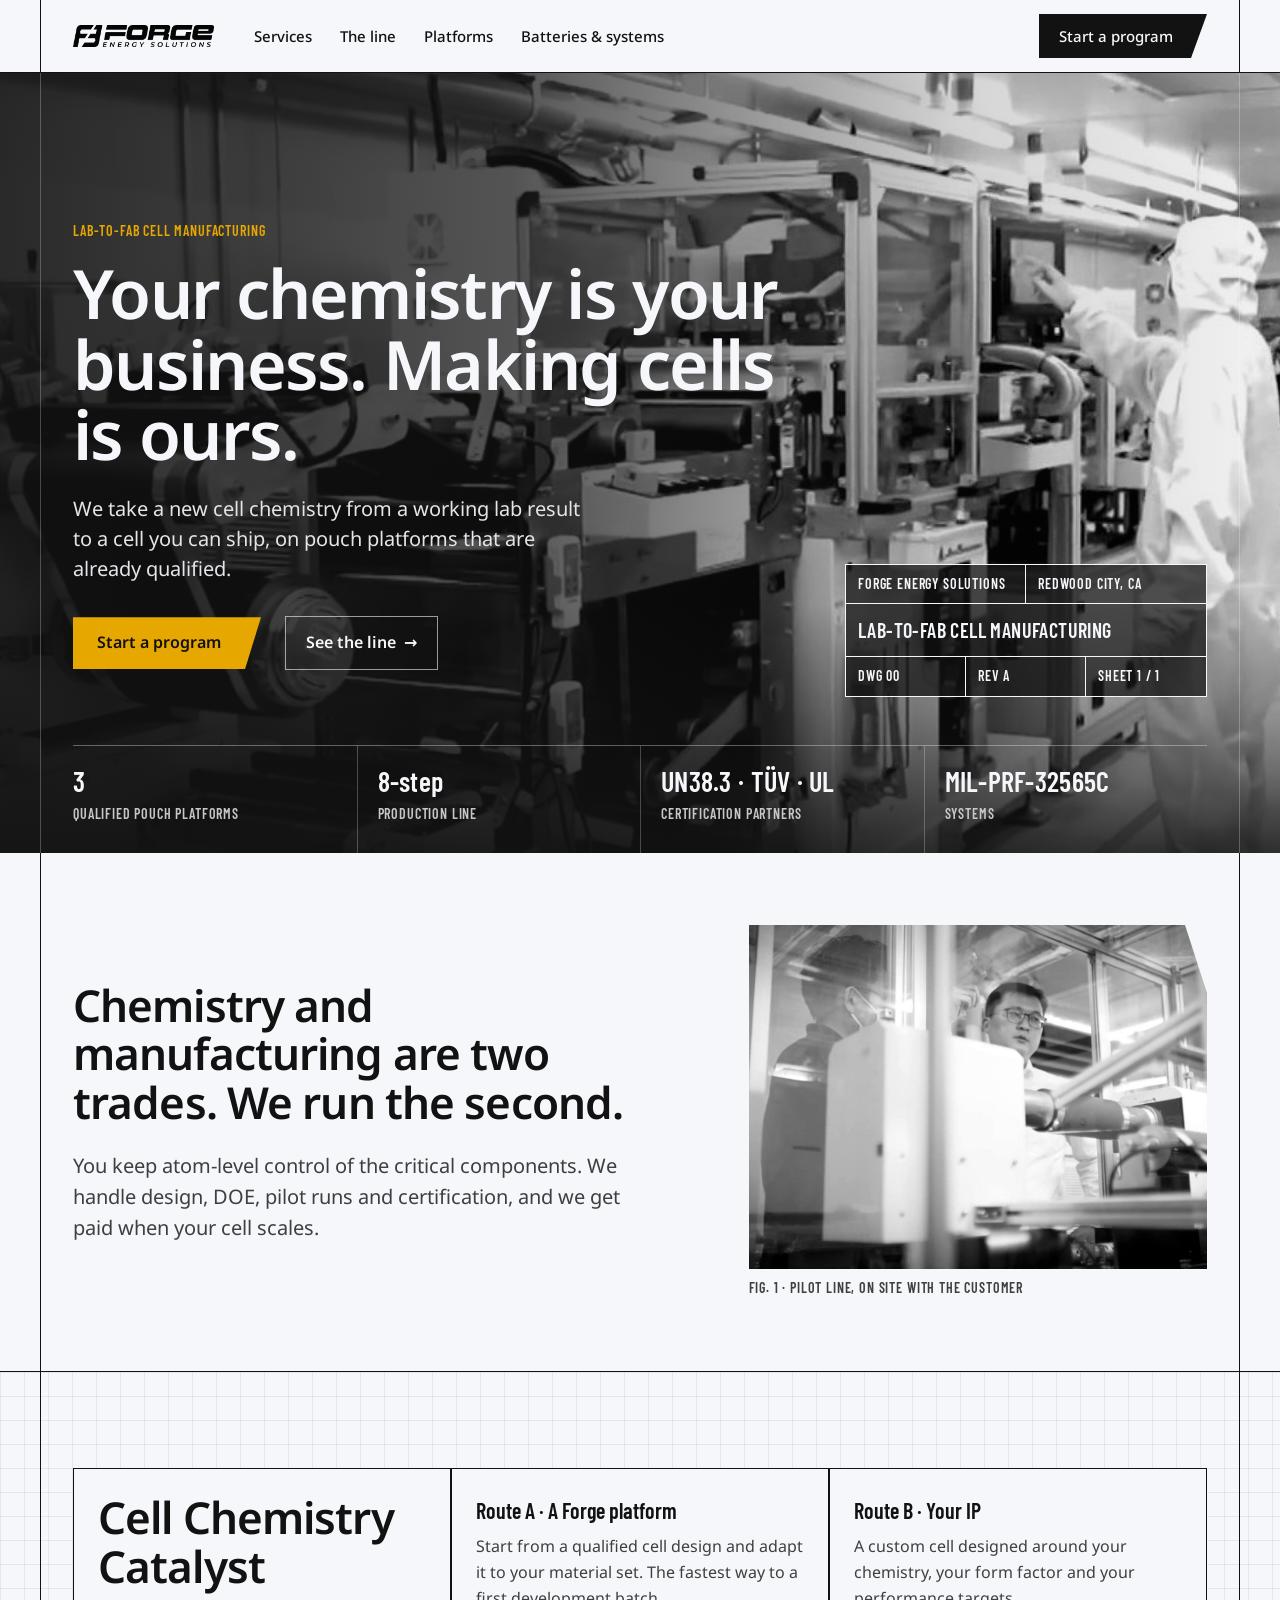
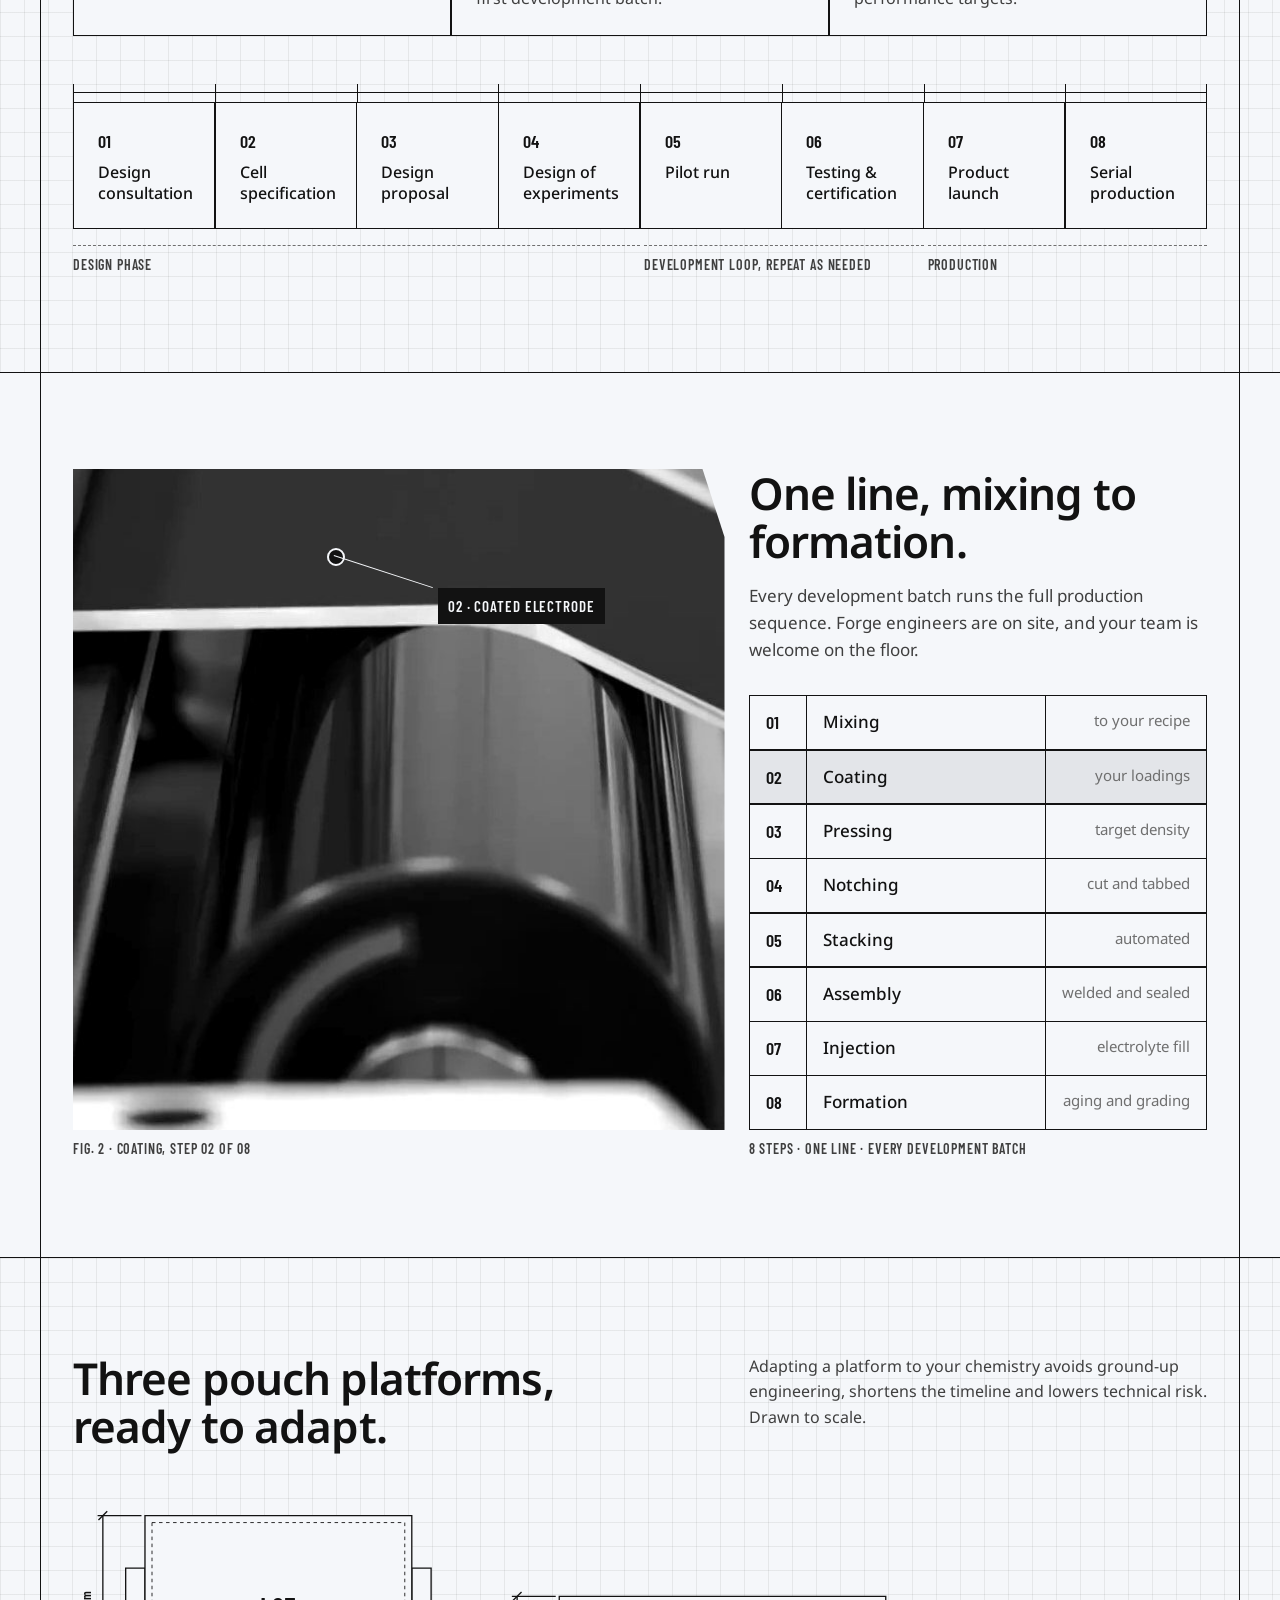
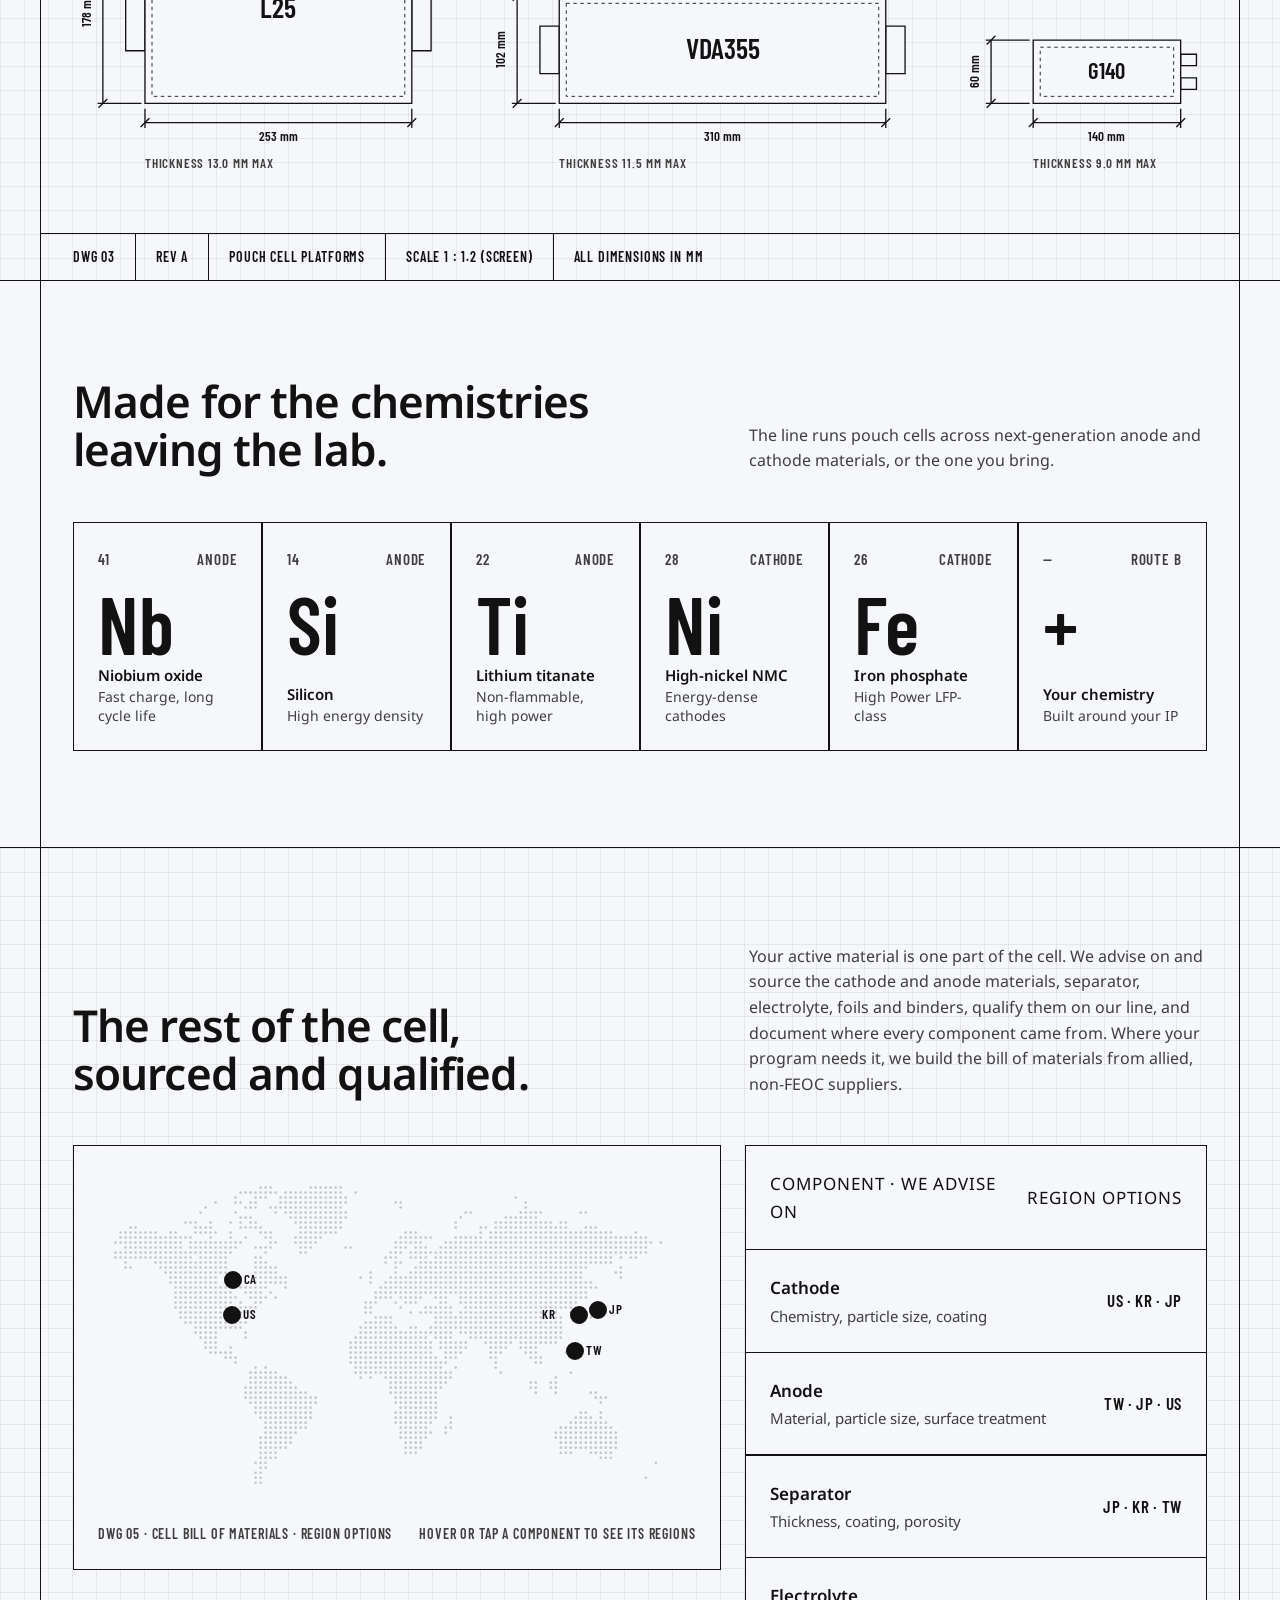
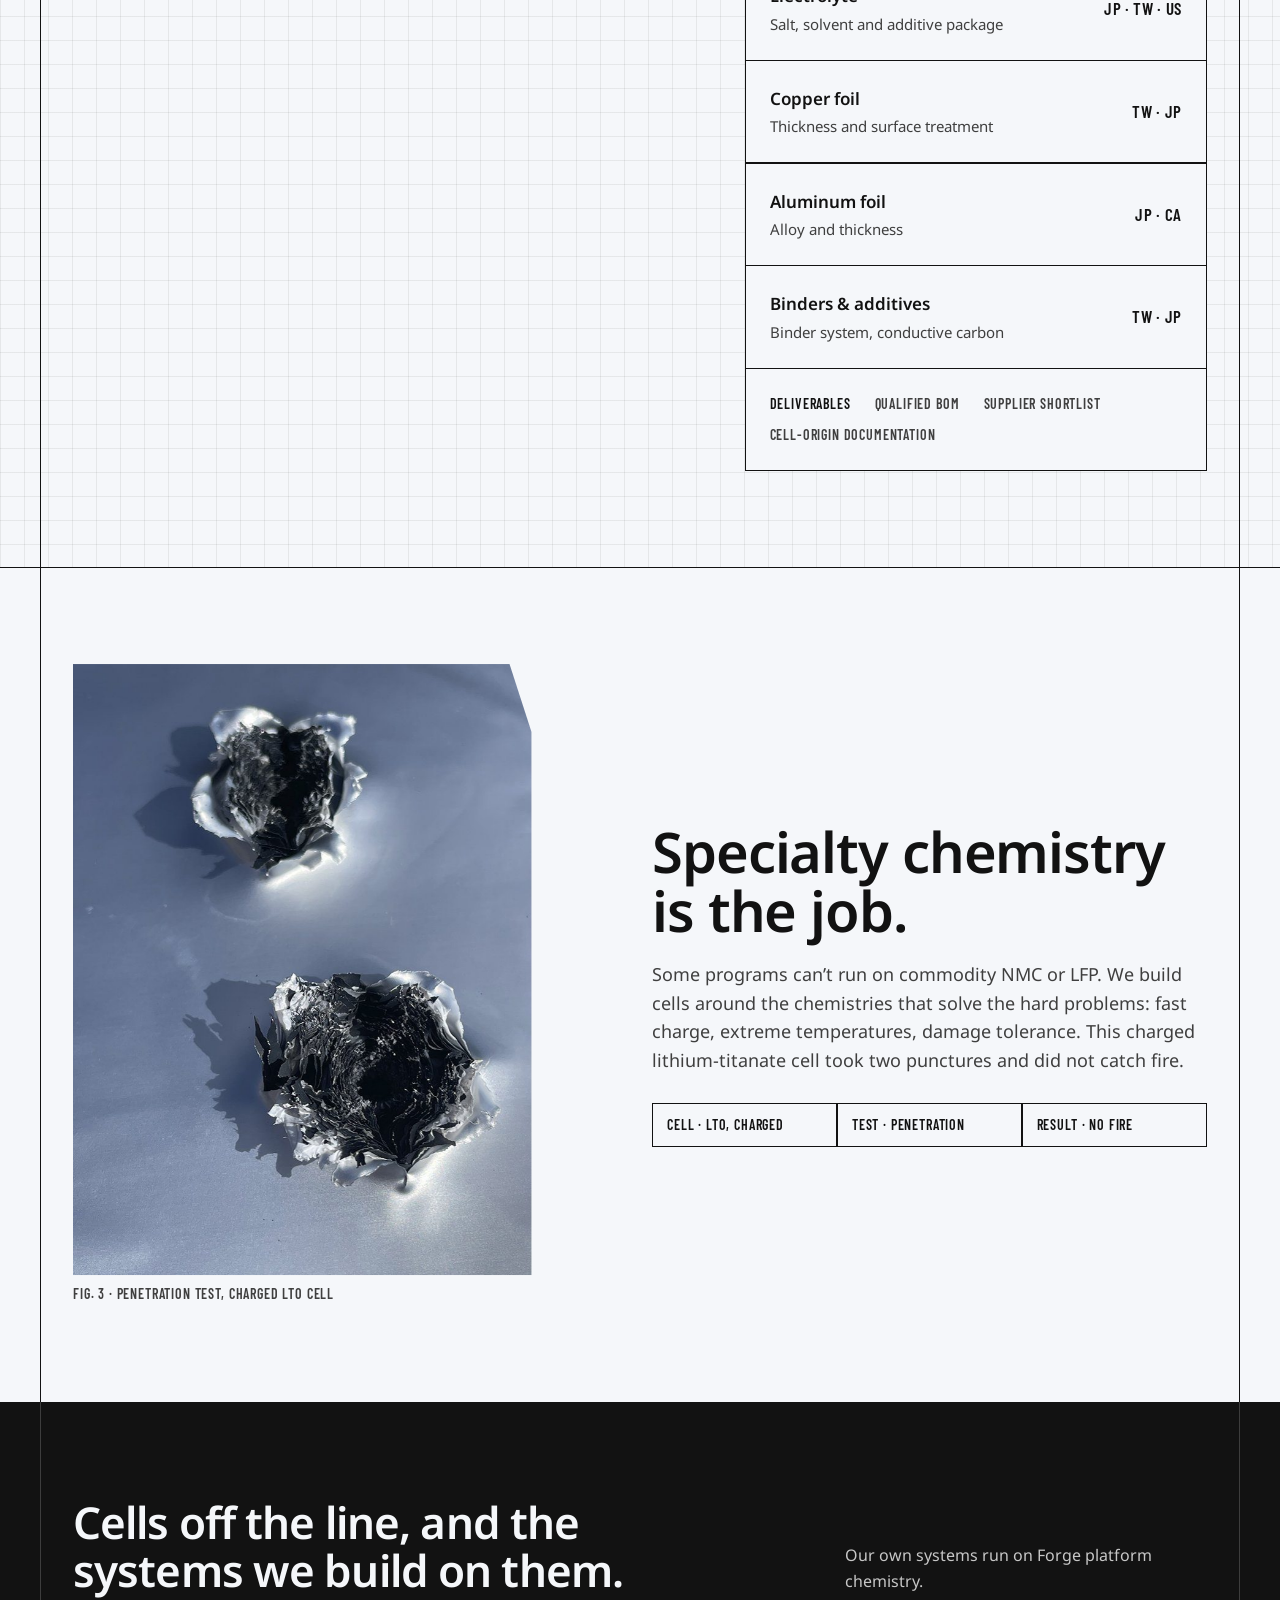
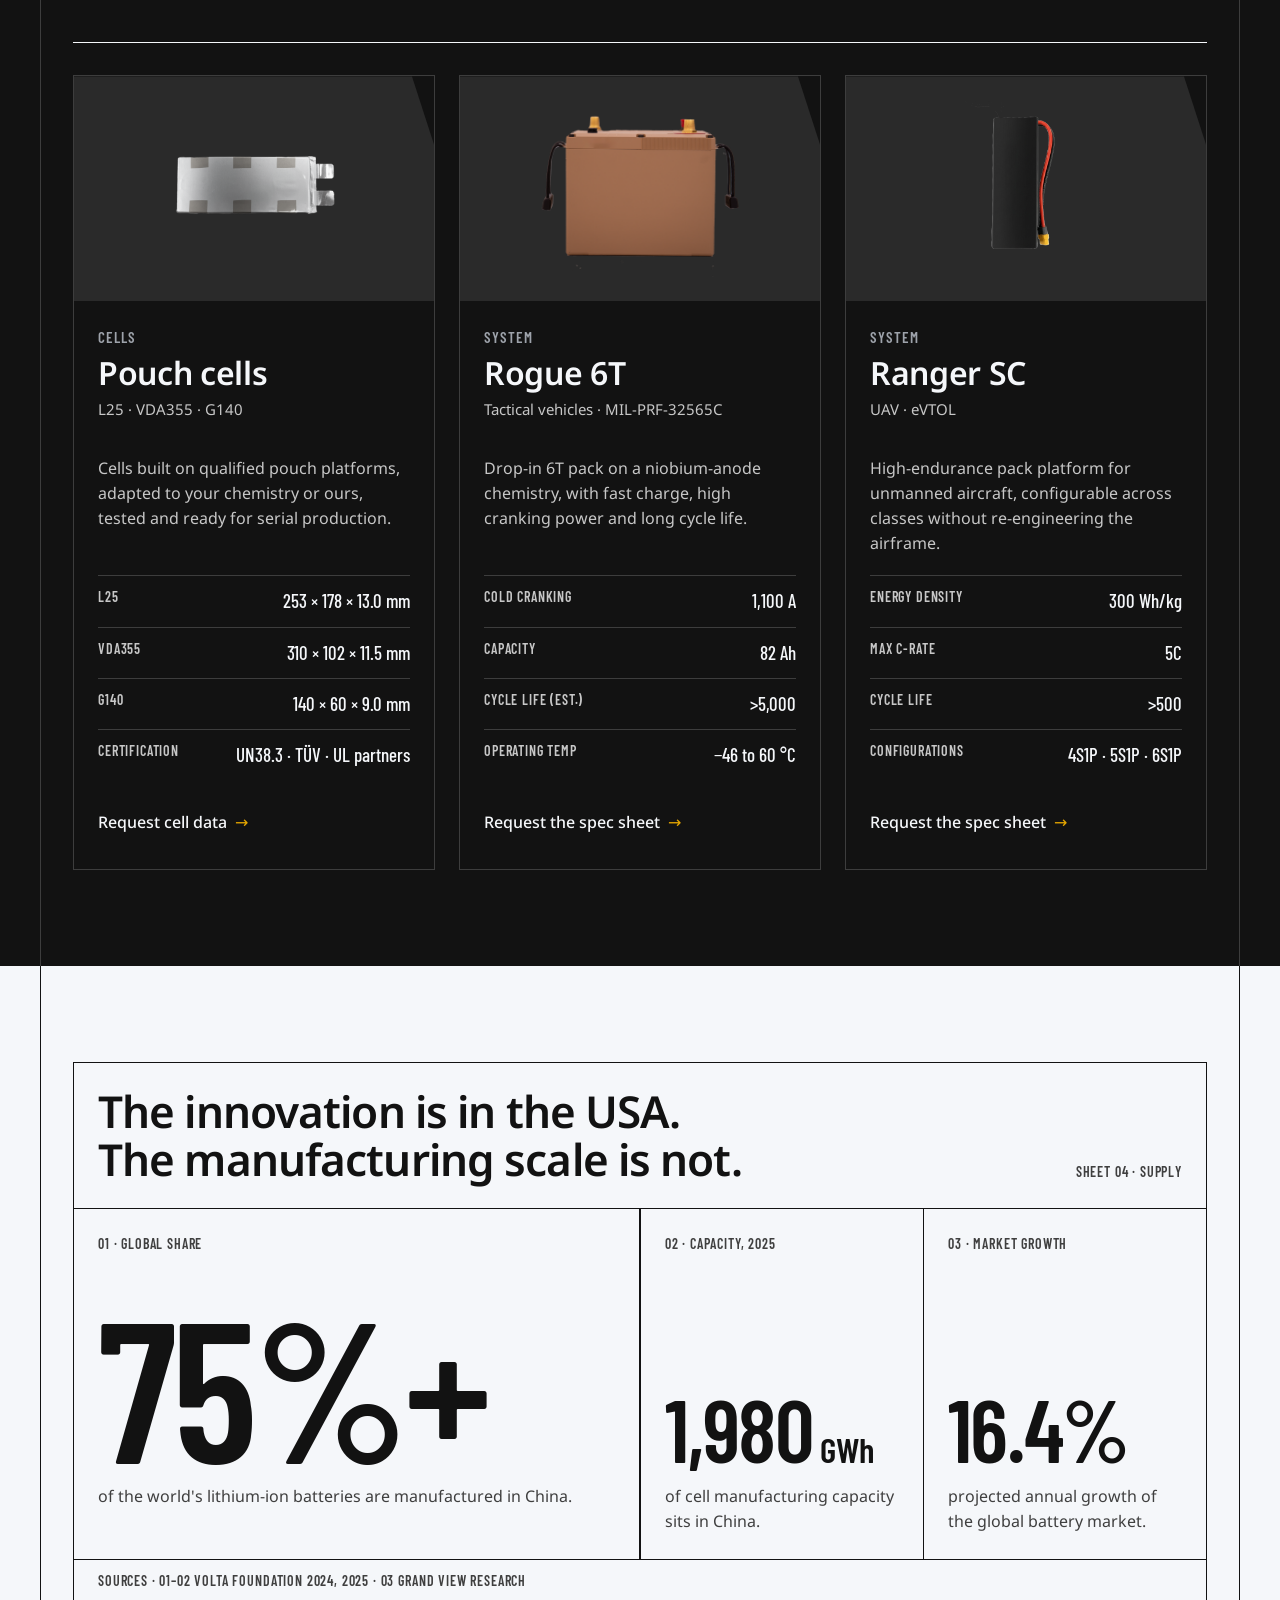
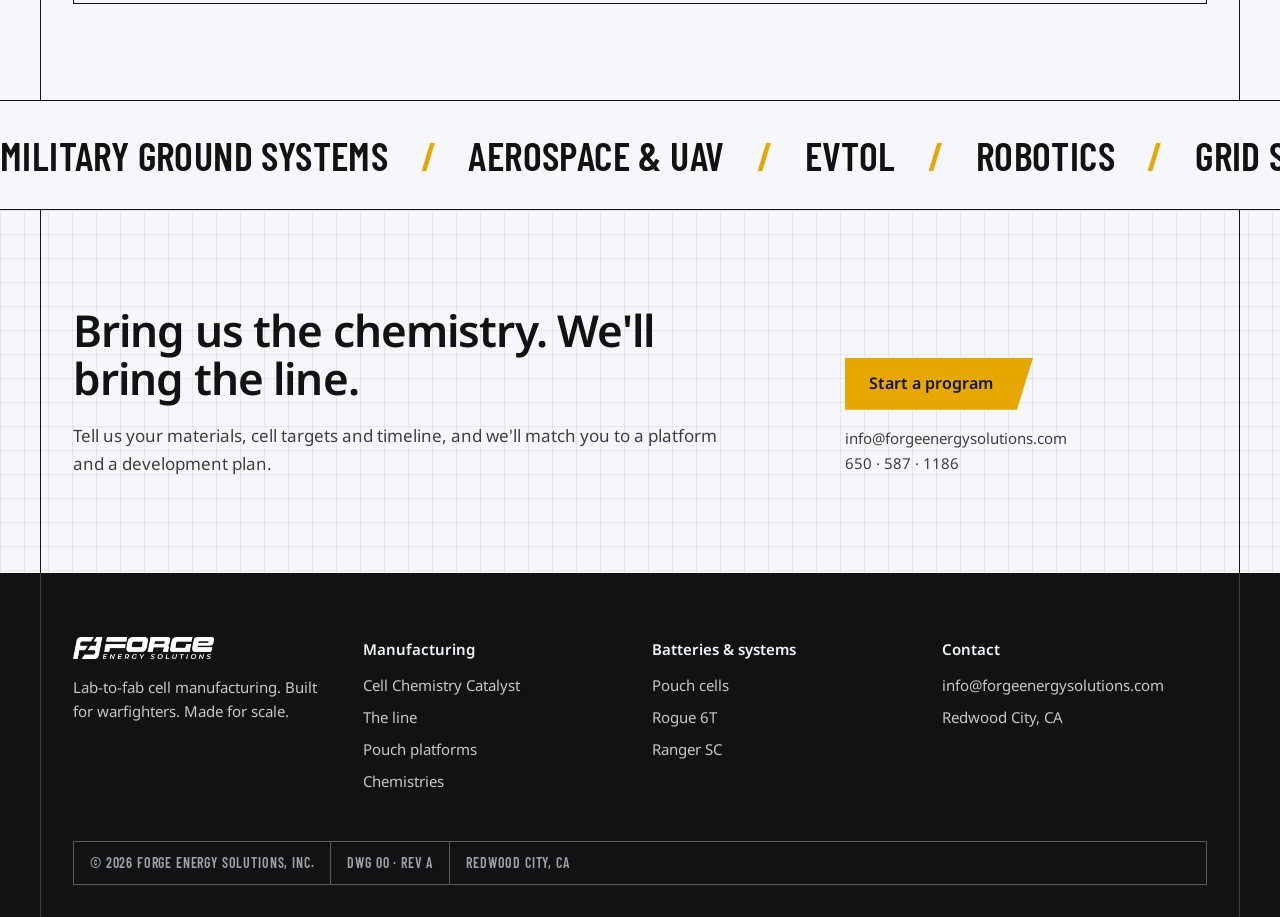
<file: website-light/index.html>
<!doctype html>
<html lang="en">
<head>
<meta charset="utf-8">
<meta name="viewport" content="width=device-width, initial-scale=1">
<title>Forge Energy Solutions</title>
<meta name="description" content="Forge Energy Solutions takes battery chemistries from lab to production: cell development programs, pouch cells, Rogue 6T and Ranger SC.">
<!-- On Squarespace: these font lines go in Settings → Developer Tools → Code Injection → Header. -->
<link rel="preconnect" href="https://fonts.googleapis.com">
<link rel="preconnect" href="https://fonts.gstatic.com" crossorigin>
<link rel="stylesheet" href="https://fonts.googleapis.com/css2?family=Noto+Sans:wght@400;500;600&amp;family=Barlow+Condensed:wght@500;600&amp;display=swap">
<link rel="stylesheet" href="forge-light.css">
<style>body{margin:0;background:#F5F7FA}</style>
</head>
<body>
<div class="fl" style="width: 100%; background: #F5F7FA; color: #121212; font-family: 'Noto Sans', system-ui, sans-serif; font-size: 17px; line-height: 1.6; -webkit-font-smoothing: antialiased; overflow-x: clip;">

<!-- ============ NAV ============ -->
<header style="position: sticky; top: 0; z-index: 20; background: #F5F7FA; border-bottom: 1.5px solid #121212;">
  <div class="wrap">
    <div class="frame flush" style="height: 72px; display: flex; align-items: center; gap: 40px;">
      <a href="#top" aria-label="Forge Energy Solutions home" style="display: flex; align-items: center;">
        <img src="assets/logo-black.png" alt="Forge Energy Solutions" style="height: 22px; width: auto; display: block;">
      </a>
      <nav class="hide-md" style="display: flex; gap: 28px; font-size: 15px; font-weight: 500;">
        <a class="draw-link" href="#services">Services</a>
        <a class="draw-link" href="#line">The line</a>
        <a class="draw-link" href="#platforms">Platforms</a>
        <a class="draw-link" href="#products">Batteries &amp; systems</a>
      </nav>
      <a class="cut-btn btn-k" href="#contact" style="margin-left: auto; display: inline-flex; align-items: center; min-height: 44px; padding: 0 34px 0 20px; background: #121212; color: #F5F7FA; font-size: 15px; font-weight: 500; text-decoration: none;">Start a program</a>
    </div>
  </div>
</header>

<!-- ============ HERO ============ -->
<section id="top" class="hero">
  <img src="assets/line-hero.jpg" alt="" aria-hidden="true" style="position: absolute; inset: 0; width: 100%; height: 100%; object-fit: cover; object-position: 60% 50%; display: block;">
  <div class="hero-shade" aria-hidden="true"></div>
  <div class="wrap" style="position: relative;">
    <div class="frame dark hero-frame" style="border-color: rgba(245,247,250,0.25);">
      <div class="g hero-main">
        <div class="d-1-8">
          <div class="lbl hero-in hero-eyebrow">Lab-to-fab cell manufacturing</div>
          <h1 class="h1 hero-in">Your chemistry is your business. Making cells is ours.</h1>
          <p class="hero-in-2" style="margin: 24px 0 32px; max-width: 520px; font-size: 20px; line-height: 1.5; color: #E3E5E9;">We take a new cell chemistry from a working lab result to a cell you can ship, on pouch platforms that are already qualified.</p>
          <div class="hero-in-3 hero-ctas">
            <a class="cut-btn btn-y" href="#contact" style="display: inline-flex; align-items: center; min-height: 52px; padding: 0 40px 0 24px; background: #E6A700; color: #121212; font-size: 16px; font-weight: 600; text-decoration: none;">Start a program</a>
            <a class="hero-ghost" href="#line">See the line <span aria-hidden="true">→</span></a>
          </div>
        </div>
        <div class="d-9-4 d-only stamp" style="align-self: end; background: rgba(18,18,18,0.72); border: 1.5px solid #F5F7FA; font-family: 'Barlow Condensed', sans-serif; font-weight: 600; font-size: 14px; letter-spacing: 0.06em; text-transform: uppercase;">
          <div style="display: grid; grid-template-columns: 1fr 1fr; border-bottom: 1.5px solid #F5F7FA;">
            <div style="padding: 8px 12px; border-right: 1.5px solid #F5F7FA;">Forge Energy Solutions</div>
            <div style="padding: 8px 12px;">Redwood City, CA</div>
          </div>
          <div style="padding: 10px 12px; border-bottom: 1.5px solid #F5F7FA; font-size: 20px; letter-spacing: 0.02em;">Lab-to-fab cell manufacturing</div>
          <div style="display: grid; grid-template-columns: repeat(3, minmax(0, 1fr));">
            <div style="padding: 8px 12px; border-right: 1.5px solid #F5F7FA;">DWG 00</div>
            <div style="padding: 8px 12px; border-right: 1.5px solid #F5F7FA;">Rev A</div>
            <div style="padding: 8px 12px;">Sheet 1 / 1</div>
          </div>
        </div>
      </div>
      <dl class="hero-proof hero-in-3">
        <div><dt>3</dt><dd>Qualified pouch platforms</dd></div>
        <div><dt>8-step</dt><dd>Production line</dd></div>
        <div><dt>UN38.3 · TÜV · UL</dt><dd>Certification partners</dd></div>
        <div><dt>MIL-PRF-32565C</dt><dd>Systems</dd></div>
      </dl>
    </div>
  </div>
</section>

<!-- ============ STATEMENT ============ -->
<section>
  <div class="wrap"><div class="frame" style="padding-top: 72px; padding-bottom: 72px;">
    <div class="g" style="align-items: center;">
      <div class="d-1-6 t-5" style="display: flex; flex-direction: column; gap: 24px;">
        <h2 class="h2">Chemistry and manufacturing are two trades. We run the second.</h2>
        <p style="margin: 0; font-size: 20px; line-height: 1.55; color: #3F3F3F; max-width: 34em;">You keep atom-level control of the critical components. We handle design, DOE, pilot runs and certification, and we get paid when your cell scales.</p>
      </div>
      <figure class="d-8-5 t-3 sm-first" style="margin: 0;">
        <img class="cut-img" src="assets/lab-engineer.jpg" alt="Engineers at the pilot line" style="width: 100%; aspect-ratio: 4 / 3; object-fit: cover; display: block;">
        <figcaption class="lbl" style="margin-top: 8px;">Fig. 1 · Pilot line, on site with the customer</figcaption>
      </figure>
    </div>
  </div></div>
</section>

<!-- ============ SERVICES ============ -->
<section id="services" class="grid-paper xh-zone" style="border-top: 1.5px solid #121212;" data-xh-zone="services">
  <div hidden data-xh-layer class="xh" aria-hidden="true" style="position: absolute; inset: 0; pointer-events: none; overflow: hidden; z-index: 5;">
      <div style="position: absolute; top: 0; bottom: 0; left: 0px;" data-xh-v=" border-left: 1px solid rgba(18,18,18,0.45);"></div>
      <div style="position: absolute; left: 0; right: 0; top: 0px;" data-xh-h=" border-top: 1px solid rgba(18,18,18,0.45);"></div>
      <div style="position: absolute; top: 16px; right: max(56px, calc((100% - 1320px) / 2 + 56px)); background: #121212; color: #F5F7FA; padding: 4px 10px; font-family: 'Barlow Condensed', sans-serif; font-weight: 600; font-size: 14px; letter-spacing: 0.06em; white-space: nowrap; font-variant-numeric: tabular-nums;">X <span data-xh-mx>0.0</span> · Y <span data-xh-my>0.0</span> MM</div>
    </div>
  
  <div class="wrap"><div class="frame">
    <div class="gb" style="margin-bottom: 48px;">
      <div class="d-1-4"><h2 class="h2">Cell Chemistry Catalyst</h2></div>
      <div class="d-5-4 t-4">
        <div style="font-family: 'Barlow Condensed', sans-serif; font-weight: 600; font-size: 22px;">Route A · A Forge platform</div>
        <p style="margin: 6px 0 0; font-size: 16px; color: #3F3F3F;">Start from a qualified cell design and adapt it to your material set. The fastest way to a first development batch.</p>
      </div>
      <div class="d-9-4 t-4">
        <div style="font-family: 'Barlow Condensed', sans-serif; font-weight: 600; font-size: 22px;">Route B · Your IP</div>
        <p style="margin: 6px 0 0; font-size: 16px; color: #3F3F3F;">A custom cell designed around your chemistry, your form factor and your performance targets.</p>
      </div>
    </div>

    <div class="tl " data-reveal="services">
      <div class="d-only" style="position: relative; height: 18px; margin-bottom: 0;">
        <div class="tl-line" style="position: absolute; left: 0; right: 0; top: 8px; border-top: 1.5px solid #121212;"></div>
        <div class="tl-ticks" style="position: absolute; inset: 0; display: grid; grid-template-columns: repeat(8, minmax(0, 1fr));">
          <span class="tl-tick" style="border-left: 1.5px solid #121212;"></span><span class="tl-tick" style="border-left: 1.5px solid #121212;"></span><span class="tl-tick" style="border-left: 1.5px solid #121212;"></span><span class="tl-tick" style="border-left: 1.5px solid #121212;"></span><span class="tl-tick" style="border-left: 1.5px solid #121212;"></span><span class="tl-tick" style="border-left: 1.5px solid #121212;"></span><span class="tl-tick" style="border-left: 1.5px solid #121212;"></span><span class="tl-tick" style="border-left: 1.5px solid #121212; border-right: 1.5px solid #121212;"></span>
        </div>
      </div>
      <div class="gb gb8 tl-labels">
        
          <div class="tl-label">
            <div style="font-family: 'Barlow Condensed', sans-serif; font-weight: 600; font-size: 18px;">01</div>
            <div style="font-size: 16px; font-weight: 500; line-height: 1.3; margin-top: 6px;">Design consultation</div>
          </div>
        
          <div class="tl-label">
            <div style="font-family: 'Barlow Condensed', sans-serif; font-weight: 600; font-size: 18px;">02</div>
            <div style="font-size: 16px; font-weight: 500; line-height: 1.3; margin-top: 6px;">Cell specification</div>
          </div>
        
          <div class="tl-label">
            <div style="font-family: 'Barlow Condensed', sans-serif; font-weight: 600; font-size: 18px;">03</div>
            <div style="font-size: 16px; font-weight: 500; line-height: 1.3; margin-top: 6px;">Design proposal</div>
          </div>
        
          <div class="tl-label">
            <div style="font-family: 'Barlow Condensed', sans-serif; font-weight: 600; font-size: 18px;">04</div>
            <div style="font-size: 16px; font-weight: 500; line-height: 1.3; margin-top: 6px;">Design of experiments</div>
          </div>
        
          <div class="tl-label">
            <div style="font-family: 'Barlow Condensed', sans-serif; font-weight: 600; font-size: 18px;">05</div>
            <div style="font-size: 16px; font-weight: 500; line-height: 1.3; margin-top: 6px;">Pilot run</div>
          </div>
        
          <div class="tl-label">
            <div style="font-family: 'Barlow Condensed', sans-serif; font-weight: 600; font-size: 18px;">06</div>
            <div style="font-size: 16px; font-weight: 500; line-height: 1.3; margin-top: 6px;">Testing &amp; certification</div>
          </div>
        
          <div class="tl-label">
            <div style="font-family: 'Barlow Condensed', sans-serif; font-weight: 600; font-size: 18px;">07</div>
            <div style="font-size: 16px; font-weight: 500; line-height: 1.3; margin-top: 6px;">Product launch</div>
          </div>
        
          <div class="tl-label">
            <div style="font-family: 'Barlow Condensed', sans-serif; font-weight: 600; font-size: 18px;">08</div>
            <div style="font-size: 16px; font-weight: 500; line-height: 1.3; margin-top: 6px;">Serial production</div>
          </div>
        
      </div>
      <div class="d-only lbl" style="display: grid; grid-template-columns: repeat(8, minmax(0, 1fr)); margin-top: 16px;">
        <span style="grid-column: 1 / span 4; border-top: 1.5px dashed #6F6F6F; padding-top: 8px;">Design phase</span>
        <span style="grid-column: 5 / span 2; border-top: 1.5px dashed #6F6F6F; padding-top: 8px; margin-left: 4px;">Development loop, repeat as needed</span>
        <span style="grid-column: 7 / span 2; border-top: 1.5px dashed #6F6F6F; padding-top: 8px; margin-left: 4px;">Production</span>
      </div>
    </div>
  </div></div>
</section>

<!-- ============ THE LINE ============ -->
<section id="line" style="border-top: 1.5px solid #121212;">
  <div class="wrap"><div class="frame">
    <div class="g" style="align-items: stretch;">
      <figure class="d-1-7" style="margin: 0; position: relative; display: flex; flex-direction: column;">
        <div style="position: relative; flex: 1 1 auto; min-height: 360px;">
          <img class="cut-img" src="assets/line-coating-2.jpg" alt="Coated electrode foil running over a roller on the coating line" style="position: absolute; inset: 0; width: 100%; height: 100%; object-fit: cover; display: block;">
          <div aria-hidden="true" style="position: absolute; left: 40%; top: 13%; width: 14px; height: 14px; margin: -7px 0 0 -7px; border: 2px solid #F5F7FA; border-radius: 50%; background: #121212;"></div>
          <div aria-hidden="true" style="position: absolute; left: 40%; top: 13%; width: 16%; border-top: 1.5px solid #F5F7FA; transform-origin: 0 0; transform: rotate(18deg);"></div>
          <div class="lbl" style="position: absolute; left: 56%; top: 18%; background: #121212; color: #F5F7FA; padding: 6px 10px; font-size: 15px;">02 · Coated electrode</div>
        </div>
        <figcaption class="lbl" style="margin-top: 8px;">Fig. 2 · Coating, step 02 of 08</figcaption>
      </figure>
      <div class="d-8-5" style="display: flex; flex-direction: column;">
        <h2 class="h2" style="margin-bottom: 16px;">One line, mixing to formation.</h2>
        <p style="margin: 0 0 32px; color: #3F3F3F;">Every development batch runs the full production sequence. Forge engineers are on site, and your team is welcome on the floor.</p>
        <div class="gb" style="grid-template-columns: 56px minmax(0, 1fr) auto;">
          
            <div style="font-family: 'Barlow Condensed', sans-serif; font-weight: 600; font-size: 18px; padding: 12px 16px; grid-column: auto; background: #F5F7FA;">01</div>
            <div style="font-weight: 500; padding: 12px 16px; grid-column: auto; background: #F5F7FA;">Mixing</div>
            <div style="font-size: 15px; color: #6F6F6F; padding: 12px 16px; grid-column: auto; text-align: right; background: #F5F7FA;">to your recipe</div>
          
            <div style="font-family: 'Barlow Condensed', sans-serif; font-weight: 600; font-size: 18px; padding: 12px 16px; grid-column: auto; background: #E3E5E9;">02</div>
            <div style="font-weight: 500; padding: 12px 16px; grid-column: auto; background: #E3E5E9;">Coating</div>
            <div style="font-size: 15px; color: #6F6F6F; padding: 12px 16px; grid-column: auto; text-align: right; background: #E3E5E9;">your loadings</div>
          
            <div style="font-family: 'Barlow Condensed', sans-serif; font-weight: 600; font-size: 18px; padding: 12px 16px; grid-column: auto; background: #F5F7FA;">03</div>
            <div style="font-weight: 500; padding: 12px 16px; grid-column: auto; background: #F5F7FA;">Pressing</div>
            <div style="font-size: 15px; color: #6F6F6F; padding: 12px 16px; grid-column: auto; text-align: right; background: #F5F7FA;">target density</div>
          
            <div style="font-family: 'Barlow Condensed', sans-serif; font-weight: 600; font-size: 18px; padding: 12px 16px; grid-column: auto; background: #F5F7FA;">04</div>
            <div style="font-weight: 500; padding: 12px 16px; grid-column: auto; background: #F5F7FA;">Notching</div>
            <div style="font-size: 15px; color: #6F6F6F; padding: 12px 16px; grid-column: auto; text-align: right; background: #F5F7FA;">cut and tabbed</div>
          
            <div style="font-family: 'Barlow Condensed', sans-serif; font-weight: 600; font-size: 18px; padding: 12px 16px; grid-column: auto; background: #F5F7FA;">05</div>
            <div style="font-weight: 500; padding: 12px 16px; grid-column: auto; background: #F5F7FA;">Stacking</div>
            <div style="font-size: 15px; color: #6F6F6F; padding: 12px 16px; grid-column: auto; text-align: right; background: #F5F7FA;">automated</div>
          
            <div style="font-family: 'Barlow Condensed', sans-serif; font-weight: 600; font-size: 18px; padding: 12px 16px; grid-column: auto; background: #F5F7FA;">06</div>
            <div style="font-weight: 500; padding: 12px 16px; grid-column: auto; background: #F5F7FA;">Assembly</div>
            <div style="font-size: 15px; color: #6F6F6F; padding: 12px 16px; grid-column: auto; text-align: right; background: #F5F7FA;">welded and sealed</div>
          
            <div style="font-family: 'Barlow Condensed', sans-serif; font-weight: 600; font-size: 18px; padding: 12px 16px; grid-column: auto; background: #F5F7FA;">07</div>
            <div style="font-weight: 500; padding: 12px 16px; grid-column: auto; background: #F5F7FA;">Injection</div>
            <div style="font-size: 15px; color: #6F6F6F; padding: 12px 16px; grid-column: auto; text-align: right; background: #F5F7FA;">electrolyte fill</div>
          
            <div style="font-family: 'Barlow Condensed', sans-serif; font-weight: 600; font-size: 18px; padding: 12px 16px; grid-column: auto; background: #F5F7FA;">08</div>
            <div style="font-weight: 500; padding: 12px 16px; grid-column: auto; background: #F5F7FA;">Formation</div>
            <div style="font-size: 15px; color: #6F6F6F; padding: 12px 16px; grid-column: auto; text-align: right; background: #F5F7FA;">aging and grading</div>
          
        </div>
        <div class="lbl" style="margin-top: 8px;">8 steps · one line · every development batch</div>
      </div>
    </div>
  </div></div>
</section>

<!-- ============ PLATFORMS ============ -->
<section id="platforms" class="grid-paper xh-zone" style="border-top: 1.5px solid #121212;" data-xh-zone="platforms">
  <div hidden data-xh-layer class="xh" aria-hidden="true" style="position: absolute; inset: 0; pointer-events: none; overflow: hidden; z-index: 5;">
      <div style="position: absolute; top: 0; bottom: 0; left: 0px;" data-xh-v=" border-left: 1px solid rgba(18,18,18,0.45);"></div>
      <div style="position: absolute; left: 0; right: 0; top: 0px;" data-xh-h=" border-top: 1px solid rgba(18,18,18,0.45);"></div>
      <div style="position: absolute; top: 16px; right: max(56px, calc((100% - 1320px) / 2 + 56px)); background: #121212; color: #F5F7FA; padding: 4px 10px; font-family: 'Barlow Condensed', sans-serif; font-weight: 600; font-size: 14px; letter-spacing: 0.06em; white-space: nowrap; font-variant-numeric: tabular-nums;">X <span data-xh-mx>0.0</span> · Y <span data-xh-my>0.0</span> MM</div>
    </div>
  
  <div class="wrap"><div class="frame" style="padding-bottom: 0;">
    <div class="g" style="margin-bottom: 48px;">
      <h2 class="h2 d-1-6">Three pouch platforms, ready to adapt.</h2>
      <p class="d-8-5" style="margin: 0; font-size: 16px; color: #3F3F3F;">Adapting a platform to your chemistry avoids ground-up engineering, shortens the timeline and lowers technical risk. Drawn to scale.</p>
    </div>
    <div class="d-only" style="padding-bottom: 48px;"><svg class="plot " data-reveal="platforms" viewBox="0 0 1292 326" role="img" aria-label="Pouch cell platforms drawn to scale: L25, 253 by 178 mm, tabs on opposite ends; VDA355, 310 by 102 mm, tabs on opposite ends; G140, 140 by 60 mm, tabs on one end" style="display: block; width: 100%; height: auto; overflow: visible;"><g fill="none" stroke="#121212" stroke-width="1.5"><rect pathLength="1" x="60" y="80" width="22" height="94" fill="#F5F7FA"></rect><rect pathLength="1" x="386" y="80" width="22" height="94" fill="#F5F7FA"></rect><rect pathLength="1" x="82" y="20" width="304" height="214" fill="#F5F7FA"></rect><rect class="dash" x="90" y="28" width="288" height="198" stroke-width="1" stroke-dasharray="4 4"></rect><line pathLength="1" x1="82" y1="240" x2="82" y2="262"></line><line pathLength="1" x1="386" y1="240" x2="386" y2="262"></line><line pathLength="1" x1="82" y1="256" x2="386" y2="256"></line><line pathLength="1" x1="77" y1="261" x2="87" y2="251"></line><line pathLength="1" x1="381" y1="261" x2="391" y2="251"></line><line pathLength="1" x1="28" y1="20" x2="78" y2="20"></line><line pathLength="1" x1="28" y1="234" x2="78" y2="234"></line><line pathLength="1" x1="34" y1="20" x2="34" y2="234"></line><line pathLength="1" x1="29" y1="25" x2="39" y2="15"></line><line pathLength="1" x1="29" y1="239" x2="39" y2="229"></line><rect pathLength="1" x="532" y="146" width="22" height="54" fill="#F5F7FA"></rect><rect pathLength="1" x="926" y="146" width="22" height="54" fill="#F5F7FA"></rect><rect pathLength="1" x="554" y="112" width="372" height="122" fill="#F5F7FA"></rect><rect class="dash" x="562" y="120" width="356" height="106" stroke-width="1" stroke-dasharray="4 4"></rect><line pathLength="1" x1="554" y1="240" x2="554" y2="262"></line><line pathLength="1" x1="926" y1="240" x2="926" y2="262"></line><line pathLength="1" x1="554" y1="256" x2="926" y2="256"></line><line pathLength="1" x1="549" y1="261" x2="559" y2="251"></line><line pathLength="1" x1="921" y1="261" x2="931" y2="251"></line><line pathLength="1" x1="500" y1="112" x2="550" y2="112"></line><line pathLength="1" x1="500" y1="234" x2="550" y2="234"></line><line pathLength="1" x1="506" y1="112" x2="506" y2="234"></line><line pathLength="1" x1="501" y1="117" x2="511" y2="107"></line><line pathLength="1" x1="501" y1="239" x2="511" y2="229"></line><rect pathLength="1" x="1262" y="178" width="18" height="13" fill="#F5F7FA"></rect><rect pathLength="1" x="1262" y="205" width="18" height="13" fill="#F5F7FA"></rect><rect pathLength="1" x="1094" y="162" width="168" height="72" fill="#F5F7FA"></rect><rect class="dash" x="1102" y="170" width="152" height="56" stroke-width="1" stroke-dasharray="4 4"></rect><line pathLength="1" x1="1094" y1="240" x2="1094" y2="262"></line><line pathLength="1" x1="1262" y1="240" x2="1262" y2="262"></line><line pathLength="1" x1="1094" y1="256" x2="1262" y2="256"></line><line pathLength="1" x1="1089" y1="261" x2="1099" y2="251"></line><line pathLength="1" x1="1257" y1="261" x2="1267" y2="251"></line><line pathLength="1" x1="1040" y1="162" x2="1090" y2="162"></line><line pathLength="1" x1="1040" y1="234" x2="1090" y2="234"></line><line pathLength="1" x1="1046" y1="162" x2="1046" y2="234"></line><line pathLength="1" x1="1041" y1="167" x2="1051" y2="157"></line><line pathLength="1" x1="1041" y1="239" x2="1051" y2="229"></line></g><g fill="#121212" style="font-family: 'Barlow Condensed', sans-serif; font-weight: 600; font-size: 15px;"><text x="234" y="277" text-anchor="middle">253 mm</text><text x="20" y="127" text-anchor="middle" transform="rotate(-90 20 127)">178 mm</text><text x="234" y="137" text-anchor="middle" style="font-size: 32px;">L25</text><text x="82" y="308" fill="#3F3F3F" style="letter-spacing: 0.06em;">THICKNESS 13.0 MM MAX</text><text x="740" y="277" text-anchor="middle">310 mm</text><text x="492" y="173" text-anchor="middle" transform="rotate(-90 492 173)">102 mm</text><text x="740" y="183" text-anchor="middle" style="font-size: 32px;">VDA355</text><text x="554" y="308" fill="#3F3F3F" style="letter-spacing: 0.06em;">THICKNESS 11.5 MM MAX</text><text x="1178" y="277" text-anchor="middle">140 mm</text><text x="1032" y="198" text-anchor="middle" transform="rotate(-90 1032 198)">60 mm</text><text x="1178" y="206" text-anchor="middle" style="font-size: 26px;">G140</text><text x="1094" y="308" fill="#3F3F3F" style="letter-spacing: 0.06em;">THICKNESS 9.0 MM MAX</text></g></svg></div>
    <div class="t-only" style="padding-bottom: 48px; max-width: 560px;"><svg class="plot " data-reveal="platforms" viewBox="0 0 484 818" role="img" aria-label="Pouch cell platforms drawn to scale: L25, 253 by 178 mm, tabs on opposite ends; VDA355, 310 by 102 mm, tabs on opposite ends; G140, 140 by 60 mm, tabs on one end" style="display: block; width: 100%; height: auto; overflow: visible;"><g fill="none" stroke="#121212" stroke-width="1.5"><rect pathLength="1" x="60" y="80" width="22" height="94" fill="#F5F7FA"></rect><rect pathLength="1" x="386" y="80" width="22" height="94" fill="#F5F7FA"></rect><rect pathLength="1" x="82" y="20" width="304" height="214" fill="#F5F7FA"></rect><rect class="dash" x="90" y="28" width="288" height="198" stroke-width="1" stroke-dasharray="4 4"></rect><line pathLength="1" x1="82" y1="240" x2="82" y2="262"></line><line pathLength="1" x1="386" y1="240" x2="386" y2="262"></line><line pathLength="1" x1="82" y1="256" x2="386" y2="256"></line><line pathLength="1" x1="77" y1="261" x2="87" y2="251"></line><line pathLength="1" x1="381" y1="261" x2="391" y2="251"></line><line pathLength="1" x1="28" y1="20" x2="78" y2="20"></line><line pathLength="1" x1="28" y1="234" x2="78" y2="234"></line><line pathLength="1" x1="34" y1="20" x2="34" y2="234"></line><line pathLength="1" x1="29" y1="25" x2="39" y2="15"></line><line pathLength="1" x1="29" y1="239" x2="39" y2="229"></line><rect pathLength="1" x="60" y="414" width="22" height="54" fill="#F5F7FA"></rect><rect pathLength="1" x="454" y="414" width="22" height="54" fill="#F5F7FA"></rect><rect pathLength="1" x="82" y="380" width="372" height="122" fill="#F5F7FA"></rect><rect class="dash" x="90" y="388" width="356" height="106" stroke-width="1" stroke-dasharray="4 4"></rect><line pathLength="1" x1="82" y1="508" x2="82" y2="530"></line><line pathLength="1" x1="454" y1="508" x2="454" y2="530"></line><line pathLength="1" x1="82" y1="524" x2="454" y2="524"></line><line pathLength="1" x1="77" y1="529" x2="87" y2="519"></line><line pathLength="1" x1="449" y1="529" x2="459" y2="519"></line><line pathLength="1" x1="28" y1="380" x2="78" y2="380"></line><line pathLength="1" x1="28" y1="502" x2="78" y2="502"></line><line pathLength="1" x1="34" y1="380" x2="34" y2="502"></line><line pathLength="1" x1="29" y1="385" x2="39" y2="375"></line><line pathLength="1" x1="29" y1="507" x2="39" y2="497"></line><rect pathLength="1" x="250" y="664" width="18" height="13" fill="#F5F7FA"></rect><rect pathLength="1" x="250" y="691" width="18" height="13" fill="#F5F7FA"></rect><rect pathLength="1" x="82" y="648" width="168" height="72" fill="#F5F7FA"></rect><rect class="dash" x="90" y="656" width="152" height="56" stroke-width="1" stroke-dasharray="4 4"></rect><line pathLength="1" x1="82" y1="726" x2="82" y2="748"></line><line pathLength="1" x1="250" y1="726" x2="250" y2="748"></line><line pathLength="1" x1="82" y1="742" x2="250" y2="742"></line><line pathLength="1" x1="77" y1="747" x2="87" y2="737"></line><line pathLength="1" x1="245" y1="747" x2="255" y2="737"></line><line pathLength="1" x1="28" y1="648" x2="78" y2="648"></line><line pathLength="1" x1="28" y1="720" x2="78" y2="720"></line><line pathLength="1" x1="34" y1="648" x2="34" y2="720"></line><line pathLength="1" x1="29" y1="653" x2="39" y2="643"></line><line pathLength="1" x1="29" y1="725" x2="39" y2="715"></line></g><g fill="#121212" style="font-family: 'Barlow Condensed', sans-serif; font-weight: 600; font-size: 18px;"><text x="234" y="280" text-anchor="middle">253 mm</text><text x="20" y="127" text-anchor="middle" transform="rotate(-90 20 127)">178 mm</text><text x="234" y="137" text-anchor="middle" style="font-size: 32px;">L25</text><text x="82" y="314" fill="#3F3F3F" style="letter-spacing: 0.06em;">THICKNESS 13.0 MM MAX</text><text x="268" y="548" text-anchor="middle">310 mm</text><text x="20" y="441" text-anchor="middle" transform="rotate(-90 20 441)">102 mm</text><text x="268" y="451" text-anchor="middle" style="font-size: 32px;">VDA355</text><text x="82" y="582" fill="#3F3F3F" style="letter-spacing: 0.06em;">THICKNESS 11.5 MM MAX</text><text x="166" y="766" text-anchor="middle">140 mm</text><text x="20" y="684" text-anchor="middle" transform="rotate(-90 20 684)">60 mm</text><text x="166" y="692" text-anchor="middle" style="font-size: 26px;">G140</text><text x="82" y="800" fill="#3F3F3F" style="letter-spacing: 0.06em;">THICKNESS 9.0 MM MAX</text></g></svg></div>
    <div class="lbl" style="display: flex; flex-wrap: wrap; border-top: 1.5px solid #121212; margin: 0 -32px; color: #121212;">
      <span style="padding: 12px 20px 12px 32px; border-right: 1.5px solid #121212;">DWG 03</span>
      <span style="padding: 12px 20px; border-right: 1.5px solid #121212;">Rev A</span>
      <span style="padding: 12px 20px; border-right: 1.5px solid #121212;">Pouch cell platforms</span>
      <span class="hide-sm" style="padding: 12px 20px; border-right: 1.5px solid #121212;">Scale 1 : 1.2 (screen)</span>
      <span style="padding: 12px 20px;">All dimensions in mm</span>
    </div>
  </div></div>
</section>

<!-- ============ CHEMISTRIES ============ -->
<section id="chemistries" style="border-top: 1.5px solid #121212;">
  <div class="wrap"><div class="frame">
    <div class="g" style="margin-bottom: 48px; align-items: end;">
      <h2 class="h2 d-1-6">Made for the chemistries leaving the lab.</h2>
      <p class="d-8-5" style="margin: 0; font-size: 16px; color: #3F3F3F;">The line runs pouch cells across next-generation anode and cathode materials, or the one you bring.</p>
    </div>
    <div class="gb">
      
        <div class="s-2 t-4 p-2" style="min-height: 210px; display: flex; flex-direction: column;">
          <div class="lbl" style="display: flex; justify-content: space-between; font-size: 15px;"><span>41</span><span>Anode</span></div>
          <div style="font-family: 'Barlow Condensed', sans-serif; font-weight: 600; font-size: 80px; line-height: 1; margin-top: 12px;">Nb</div>
          <div style="margin-top: auto; font-size: 15px; font-weight: 600;">Niobium oxide</div>
          <div style="font-size: 14px; color: #3F3F3F; line-height: 1.4;">Fast charge, long cycle life</div>
        </div>
      
        <div class="s-2 t-4 p-2" style="min-height: 210px; display: flex; flex-direction: column;">
          <div class="lbl" style="display: flex; justify-content: space-between; font-size: 15px;"><span>14</span><span>Anode</span></div>
          <div style="font-family: 'Barlow Condensed', sans-serif; font-weight: 600; font-size: 80px; line-height: 1; margin-top: 12px;">Si</div>
          <div style="margin-top: auto; font-size: 15px; font-weight: 600;">Silicon</div>
          <div style="font-size: 14px; color: #3F3F3F; line-height: 1.4;">High energy density</div>
        </div>
      
        <div class="s-2 t-4 p-2" style="min-height: 210px; display: flex; flex-direction: column;">
          <div class="lbl" style="display: flex; justify-content: space-between; font-size: 15px;"><span>22</span><span>Anode</span></div>
          <div style="font-family: 'Barlow Condensed', sans-serif; font-weight: 600; font-size: 80px; line-height: 1; margin-top: 12px;">Ti</div>
          <div style="margin-top: auto; font-size: 15px; font-weight: 600;">Lithium titanate</div>
          <div style="font-size: 14px; color: #3F3F3F; line-height: 1.4;">Non-flammable, high power</div>
        </div>
      
        <div class="s-2 t-4 p-2" style="min-height: 210px; display: flex; flex-direction: column;">
          <div class="lbl" style="display: flex; justify-content: space-between; font-size: 15px;"><span>28</span><span>Cathode</span></div>
          <div style="font-family: 'Barlow Condensed', sans-serif; font-weight: 600; font-size: 80px; line-height: 1; margin-top: 12px;">Ni</div>
          <div style="margin-top: auto; font-size: 15px; font-weight: 600;">High-nickel NMC</div>
          <div style="font-size: 14px; color: #3F3F3F; line-height: 1.4;">Energy-dense cathodes</div>
        </div>
      
        <div class="s-2 t-4 p-2" style="min-height: 210px; display: flex; flex-direction: column;">
          <div class="lbl" style="display: flex; justify-content: space-between; font-size: 15px;"><span>26</span><span>Cathode</span></div>
          <div style="font-family: 'Barlow Condensed', sans-serif; font-weight: 600; font-size: 80px; line-height: 1; margin-top: 12px;">Fe</div>
          <div style="margin-top: auto; font-size: 15px; font-weight: 600;">Iron phosphate</div>
          <div style="font-size: 14px; color: #3F3F3F; line-height: 1.4;">High Power LFP-class</div>
        </div>
      
        <div class="s-2 t-4 p-2" style="min-height: 210px; display: flex; flex-direction: column;">
          <div class="lbl" style="display: flex; justify-content: space-between; font-size: 15px;"><span>—</span><span>Route B</span></div>
          <div style="font-family: 'Barlow Condensed', sans-serif; font-weight: 600; font-size: 80px; line-height: 1; margin-top: 12px;">+</div>
          <div style="margin-top: auto; font-size: 15px; font-weight: 600;">Your chemistry</div>
          <div style="font-size: 14px; color: #3F3F3F; line-height: 1.4;">Built around your IP</div>
        </div>
      
    </div>
  </div></div>
</section>

<!-- ============ MATERIAL SUPPLY CHAIN ============ -->
<section id="supply" class="grid-paper" style="border-top: 1.5px solid #121212;">
  <div class="wrap"><div class="frame">
    <div class="g" style="margin-bottom: 48px; align-items: end;">
      <h2 class="h2 d-1-6">The rest of the cell, sourced and qualified.</h2>
      <p class="d-8-5" style="margin: 0; font-size: 16px; color: #3F3F3F;">Your active material is one part of the cell. We advise on and source the cathode and anode materials, separator, electrolyte, foils and binders, qualify them on our line, and document where every component came from. Where your program needs it, we build the bill of materials from allied, non-FEOC suppliers.</p>
    </div>
    <div class="supply-split">
      <div class="supply-map">
        <div style="position: relative;">
          <svg viewBox="0 0 1672 941" role="img" aria-label="World map" style="display: block; width: 100%; height: auto;"><g fill="#121212" fill-opacity="0.22"><circle cx="455" cy="49" r="3.6"></circle><circle cx="469" cy="49" r="3.6"></circle><circle cx="483" cy="49" r="3.6"></circle><circle cx="595" cy="49" r="3.6"></circle><circle cx="609" cy="49" r="3.6"></circle><circle cx="623" cy="49" r="3.6"></circle><circle cx="637" cy="49" r="3.6"></circle><circle cx="651" cy="49" r="3.6"></circle><circle cx="665" cy="49" r="3.6"></circle><circle cx="679" cy="49" r="3.6"></circle><circle cx="399" cy="63" r="3.6"></circle><circle cx="413" cy="63" r="3.6"></circle><circle cx="427" cy="63" r="3.6"></circle><circle cx="441" cy="63" r="3.6"></circle><circle cx="455" cy="63" r="3.6"></circle><circle cx="469" cy="63" r="3.6"></circle><circle cx="483" cy="63" r="3.6"></circle><circle cx="497" cy="63" r="3.6"></circle><circle cx="525" cy="63" r="3.6"></circle><circle cx="539" cy="63" r="3.6"></circle><circle cx="553" cy="63" r="3.6"></circle><circle cx="567" cy="63" r="3.6"></circle><circle cx="581" cy="63" r="3.6"></circle><circle cx="595" cy="63" r="3.6"></circle><circle cx="609" cy="63" r="3.6"></circle><circle cx="623" cy="63" r="3.6"></circle><circle cx="637" cy="63" r="3.6"></circle><circle cx="651" cy="63" r="3.6"></circle><circle cx="665" cy="63" r="3.6"></circle><circle cx="679" cy="63" r="3.6"></circle><circle cx="721" cy="63" r="3.6"></circle><circle cx="385" cy="77" r="3.6"></circle><circle cx="441" cy="77" r="3.6"></circle><circle cx="455" cy="77" r="3.6"></circle><circle cx="469" cy="77" r="3.6"></circle><circle cx="511" cy="77" r="3.6"></circle><circle cx="525" cy="77" r="3.6"></circle><circle cx="539" cy="77" r="3.6"></circle><circle cx="553" cy="77" r="3.6"></circle><circle cx="567" cy="77" r="3.6"></circle><circle cx="581" cy="77" r="3.6"></circle><circle cx="595" cy="77" r="3.6"></circle><circle cx="609" cy="77" r="3.6"></circle><circle cx="623" cy="77" r="3.6"></circle><circle cx="637" cy="77" r="3.6"></circle><circle cx="651" cy="77" r="3.6"></circle><circle cx="665" cy="77" r="3.6"></circle><circle cx="679" cy="77" r="3.6"></circle><circle cx="693" cy="77" r="3.6"></circle><circle cx="1169" cy="77" r="3.6"></circle><circle cx="329" cy="91" r="3.6"></circle><circle cx="385" cy="91" r="3.6"></circle><circle cx="399" cy="91" r="3.6"></circle><circle cx="427" cy="91" r="3.6"></circle><circle cx="441" cy="91" r="3.6"></circle><circle cx="511" cy="91" r="3.6"></circle><circle cx="525" cy="91" r="3.6"></circle><circle cx="539" cy="91" r="3.6"></circle><circle cx="553" cy="91" r="3.6"></circle><circle cx="567" cy="91" r="3.6"></circle><circle cx="581" cy="91" r="3.6"></circle><circle cx="595" cy="91" r="3.6"></circle><circle cx="609" cy="91" r="3.6"></circle><circle cx="623" cy="91" r="3.6"></circle><circle cx="637" cy="91" r="3.6"></circle><circle cx="651" cy="91" r="3.6"></circle><circle cx="665" cy="91" r="3.6"></circle><circle cx="679" cy="91" r="3.6"></circle><circle cx="693" cy="91" r="3.6"></circle><circle cx="833" cy="91" r="3.6"></circle><circle cx="847" cy="91" r="3.6"></circle><circle cx="1197" cy="91" r="3.6"></circle><circle cx="301" cy="105" r="3.6"></circle><circle cx="413" cy="105" r="3.6"></circle><circle cx="427" cy="105" r="3.6"></circle><circle cx="441" cy="105" r="3.6"></circle><circle cx="483" cy="105" r="3.6"></circle><circle cx="497" cy="105" r="3.6"></circle><circle cx="511" cy="105" r="3.6"></circle><circle cx="525" cy="105" r="3.6"></circle><circle cx="539" cy="105" r="3.6"></circle><circle cx="553" cy="105" r="3.6"></circle><circle cx="567" cy="105" r="3.6"></circle><circle cx="581" cy="105" r="3.6"></circle><circle cx="595" cy="105" r="3.6"></circle><circle cx="609" cy="105" r="3.6"></circle><circle cx="623" cy="105" r="3.6"></circle><circle cx="637" cy="105" r="3.6"></circle><circle cx="651" cy="105" r="3.6"></circle><circle cx="665" cy="105" r="3.6"></circle><circle cx="679" cy="105" r="3.6"></circle><circle cx="847" cy="105" r="3.6"></circle><circle cx="1197" cy="105" r="3.6"></circle><circle cx="287" cy="119" r="3.6"></circle><circle cx="385" cy="119" r="3.6"></circle><circle cx="497" cy="119" r="3.6"></circle><circle cx="525" cy="119" r="3.6"></circle><circle cx="539" cy="119" r="3.6"></circle><circle cx="553" cy="119" r="3.6"></circle><circle cx="567" cy="119" r="3.6"></circle><circle cx="581" cy="119" r="3.6"></circle><circle cx="595" cy="119" r="3.6"></circle><circle cx="609" cy="119" r="3.6"></circle><circle cx="623" cy="119" r="3.6"></circle><circle cx="637" cy="119" r="3.6"></circle><circle cx="651" cy="119" r="3.6"></circle><circle cx="665" cy="119" r="3.6"></circle><circle cx="679" cy="119" r="3.6"></circle><circle cx="693" cy="119" r="3.6"></circle><circle cx="1029" cy="119" r="3.6"></circle><circle cx="1043" cy="119" r="3.6"></circle><circle cx="1183" cy="119" r="3.6"></circle><circle cx="1197" cy="119" r="3.6"></circle><circle cx="1211" cy="119" r="3.6"></circle><circle cx="1225" cy="119" r="3.6"></circle><circle cx="1239" cy="119" r="3.6"></circle><circle cx="1351" cy="119" r="3.6"></circle><circle cx="1365" cy="119" r="3.6"></circle><circle cx="399" cy="133" r="3.6"></circle><circle cx="413" cy="133" r="3.6"></circle><circle cx="427" cy="133" r="3.6"></circle><circle cx="539" cy="133" r="3.6"></circle><circle cx="553" cy="133" r="3.6"></circle><circle cx="567" cy="133" r="3.6"></circle><circle cx="581" cy="133" r="3.6"></circle><circle cx="595" cy="133" r="3.6"></circle><circle cx="609" cy="133" r="3.6"></circle><circle cx="623" cy="133" r="3.6"></circle><circle cx="637" cy="133" r="3.6"></circle><circle cx="651" cy="133" r="3.6"></circle><circle cx="665" cy="133" r="3.6"></circle><circle cx="679" cy="133" r="3.6"></circle><circle cx="693" cy="133" r="3.6"></circle><circle cx="1015" cy="133" r="3.6"></circle><circle cx="1141" cy="133" r="3.6"></circle><circle cx="1155" cy="133" r="3.6"></circle><circle cx="1169" cy="133" r="3.6"></circle><circle cx="1183" cy="133" r="3.6"></circle><circle cx="1197" cy="133" r="3.6"></circle><circle cx="1211" cy="133" r="3.6"></circle><circle cx="1225" cy="133" r="3.6"></circle><circle cx="245" cy="147" r="3.6"></circle><circle cx="259" cy="147" r="3.6"></circle><circle cx="273" cy="147" r="3.6"></circle><circle cx="315" cy="147" r="3.6"></circle><circle cx="371" cy="147" r="3.6"></circle><circle cx="399" cy="147" r="3.6"></circle><circle cx="427" cy="147" r="3.6"></circle><circle cx="441" cy="147" r="3.6"></circle><circle cx="553" cy="147" r="3.6"></circle><circle cx="567" cy="147" r="3.6"></circle><circle cx="581" cy="147" r="3.6"></circle><circle cx="595" cy="147" r="3.6"></circle><circle cx="609" cy="147" r="3.6"></circle><circle cx="623" cy="147" r="3.6"></circle><circle cx="637" cy="147" r="3.6"></circle><circle cx="651" cy="147" r="3.6"></circle><circle cx="665" cy="147" r="3.6"></circle><circle cx="679" cy="147" r="3.6"></circle><circle cx="1001" cy="147" r="3.6"></circle><circle cx="1113" cy="147" r="3.6"></circle><circle cx="1127" cy="147" r="3.6"></circle><circle cx="1141" cy="147" r="3.6"></circle><circle cx="1155" cy="147" r="3.6"></circle><circle cx="1169" cy="147" r="3.6"></circle><circle cx="1183" cy="147" r="3.6"></circle><circle cx="1197" cy="147" r="3.6"></circle><circle cx="1211" cy="147" r="3.6"></circle><circle cx="1225" cy="147" r="3.6"></circle><circle cx="1239" cy="147" r="3.6"></circle><circle cx="1253" cy="147" r="3.6"></circle><circle cx="1267" cy="147" r="3.6"></circle><circle cx="1295" cy="147" r="3.6"></circle><circle cx="1309" cy="147" r="3.6"></circle><circle cx="91" cy="161" r="3.6"></circle><circle cx="105" cy="161" r="3.6"></circle><circle cx="273" cy="161" r="3.6"></circle><circle cx="287" cy="161" r="3.6"></circle><circle cx="301" cy="161" r="3.6"></circle><circle cx="315" cy="161" r="3.6"></circle><circle cx="399" cy="161" r="3.6"></circle><circle cx="413" cy="161" r="3.6"></circle><circle cx="427" cy="161" r="3.6"></circle><circle cx="441" cy="161" r="3.6"></circle><circle cx="455" cy="161" r="3.6"></circle><circle cx="567" cy="161" r="3.6"></circle><circle cx="581" cy="161" r="3.6"></circle><circle cx="595" cy="161" r="3.6"></circle><circle cx="609" cy="161" r="3.6"></circle><circle cx="623" cy="161" r="3.6"></circle><circle cx="637" cy="161" r="3.6"></circle><circle cx="651" cy="161" r="3.6"></circle><circle cx="665" cy="161" r="3.6"></circle><circle cx="679" cy="161" r="3.6"></circle><circle cx="1001" cy="161" r="3.6"></circle><circle cx="1071" cy="161" r="3.6"></circle><circle cx="1085" cy="161" r="3.6"></circle><circle cx="1113" cy="161" r="3.6"></circle><circle cx="1127" cy="161" r="3.6"></circle><circle cx="1141" cy="161" r="3.6"></circle><circle cx="1155" cy="161" r="3.6"></circle><circle cx="1169" cy="161" r="3.6"></circle><circle cx="1183" cy="161" r="3.6"></circle><circle cx="1197" cy="161" r="3.6"></circle><circle cx="1211" cy="161" r="3.6"></circle><circle cx="1225" cy="161" r="3.6"></circle><circle cx="1239" cy="161" r="3.6"></circle><circle cx="1253" cy="161" r="3.6"></circle><circle cx="1267" cy="161" r="3.6"></circle><circle cx="1281" cy="161" r="3.6"></circle><circle cx="1295" cy="161" r="3.6"></circle><circle cx="1309" cy="161" r="3.6"></circle><circle cx="1365" cy="161" r="3.6"></circle><circle cx="1379" cy="161" r="3.6"></circle><circle cx="1393" cy="161" r="3.6"></circle><circle cx="63" cy="175" r="3.6"></circle><circle cx="77" cy="175" r="3.6"></circle><circle cx="91" cy="175" r="3.6"></circle><circle cx="105" cy="175" r="3.6"></circle><circle cx="119" cy="175" r="3.6"></circle><circle cx="133" cy="175" r="3.6"></circle><circle cx="147" cy="175" r="3.6"></circle><circle cx="161" cy="175" r="3.6"></circle><circle cx="203" cy="175" r="3.6"></circle><circle cx="217" cy="175" r="3.6"></circle><circle cx="273" cy="175" r="3.6"></circle><circle cx="287" cy="175" r="3.6"></circle><circle cx="301" cy="175" r="3.6"></circle><circle cx="315" cy="175" r="3.6"></circle><circle cx="329" cy="175" r="3.6"></circle><circle cx="371" cy="175" r="3.6"></circle><circle cx="455" cy="175" r="3.6"></circle><circle cx="469" cy="175" r="3.6"></circle><circle cx="483" cy="175" r="3.6"></circle><circle cx="567" cy="175" r="3.6"></circle><circle cx="581" cy="175" r="3.6"></circle><circle cx="595" cy="175" r="3.6"></circle><circle cx="609" cy="175" r="3.6"></circle><circle cx="623" cy="175" r="3.6"></circle><circle cx="637" cy="175" r="3.6"></circle><circle cx="651" cy="175" r="3.6"></circle><circle cx="665" cy="175" r="3.6"></circle><circle cx="861" cy="175" r="3.6"></circle><circle cx="875" cy="175" r="3.6"></circle><circle cx="889" cy="175" r="3.6"></circle><circle cx="1071" cy="175" r="3.6"></circle><circle cx="1099" cy="175" r="3.6"></circle><circle cx="1113" cy="175" r="3.6"></circle><circle cx="1127" cy="175" r="3.6"></circle><circle cx="1141" cy="175" r="3.6"></circle><circle cx="1155" cy="175" r="3.6"></circle><circle cx="1169" cy="175" r="3.6"></circle><circle cx="1183" cy="175" r="3.6"></circle><circle cx="1197" cy="175" r="3.6"></circle><circle cx="1211" cy="175" r="3.6"></circle><circle cx="1225" cy="175" r="3.6"></circle><circle cx="1239" cy="175" r="3.6"></circle><circle cx="1253" cy="175" r="3.6"></circle><circle cx="1267" cy="175" r="3.6"></circle><circle cx="1281" cy="175" r="3.6"></circle><circle cx="1295" cy="175" r="3.6"></circle><circle cx="1309" cy="175" r="3.6"></circle><circle cx="1323" cy="175" r="3.6"></circle><circle cx="1337" cy="175" r="3.6"></circle><circle cx="1351" cy="175" r="3.6"></circle><circle cx="1365" cy="175" r="3.6"></circle><circle cx="1379" cy="175" r="3.6"></circle><circle cx="1393" cy="175" r="3.6"></circle><circle cx="1407" cy="175" r="3.6"></circle><circle cx="1421" cy="175" r="3.6"></circle><circle cx="1435" cy="175" r="3.6"></circle><circle cx="1505" cy="175" r="3.6"></circle><circle cx="63" cy="189" r="3.6"></circle><circle cx="77" cy="189" r="3.6"></circle><circle cx="91" cy="189" r="3.6"></circle><circle cx="105" cy="189" r="3.6"></circle><circle cx="119" cy="189" r="3.6"></circle><circle cx="133" cy="189" r="3.6"></circle><circle cx="147" cy="189" r="3.6"></circle><circle cx="161" cy="189" r="3.6"></circle><circle cx="175" cy="189" r="3.6"></circle><circle cx="189" cy="189" r="3.6"></circle><circle cx="203" cy="189" r="3.6"></circle><circle cx="217" cy="189" r="3.6"></circle><circle cx="231" cy="189" r="3.6"></circle><circle cx="245" cy="189" r="3.6"></circle><circle cx="259" cy="189" r="3.6"></circle><circle cx="315" cy="189" r="3.6"></circle><circle cx="371" cy="189" r="3.6"></circle><circle cx="413" cy="189" r="3.6"></circle><circle cx="469" cy="189" r="3.6"></circle><circle cx="483" cy="189" r="3.6"></circle><circle cx="553" cy="189" r="3.6"></circle><circle cx="567" cy="189" r="3.6"></circle><circle cx="581" cy="189" r="3.6"></circle><circle cx="595" cy="189" r="3.6"></circle><circle cx="609" cy="189" r="3.6"></circle><circle cx="623" cy="189" r="3.6"></circle><circle cx="847" cy="189" r="3.6"></circle><circle cx="861" cy="189" r="3.6"></circle><circle cx="875" cy="189" r="3.6"></circle><circle cx="889" cy="189" r="3.6"></circle><circle cx="903" cy="189" r="3.6"></circle><circle cx="917" cy="189" r="3.6"></circle><circle cx="931" cy="189" r="3.6"></circle><circle cx="1001" cy="189" r="3.6"></circle><circle cx="1015" cy="189" r="3.6"></circle><circle cx="1029" cy="189" r="3.6"></circle><circle cx="1043" cy="189" r="3.6"></circle><circle cx="1057" cy="189" r="3.6"></circle><circle cx="1071" cy="189" r="3.6"></circle><circle cx="1099" cy="189" r="3.6"></circle><circle cx="1113" cy="189" r="3.6"></circle><circle cx="1127" cy="189" r="3.6"></circle><circle cx="1141" cy="189" r="3.6"></circle><circle cx="1155" cy="189" r="3.6"></circle><circle cx="1169" cy="189" r="3.6"></circle><circle cx="1183" cy="189" r="3.6"></circle><circle cx="1197" cy="189" r="3.6"></circle><circle cx="1211" cy="189" r="3.6"></circle><circle cx="1225" cy="189" r="3.6"></circle><circle cx="1239" cy="189" r="3.6"></circle><circle cx="1253" cy="189" r="3.6"></circle><circle cx="1267" cy="189" r="3.6"></circle><circle cx="1281" cy="189" r="3.6"></circle><circle cx="1295" cy="189" r="3.6"></circle><circle cx="1309" cy="189" r="3.6"></circle><circle cx="1323" cy="189" r="3.6"></circle><circle cx="1337" cy="189" r="3.6"></circle><circle cx="1351" cy="189" r="3.6"></circle><circle cx="1365" cy="189" r="3.6"></circle><circle cx="1379" cy="189" r="3.6"></circle><circle cx="1393" cy="189" r="3.6"></circle><circle cx="1407" cy="189" r="3.6"></circle><circle cx="1421" cy="189" r="3.6"></circle><circle cx="1435" cy="189" r="3.6"></circle><circle cx="1449" cy="189" r="3.6"></circle><circle cx="1463" cy="189" r="3.6"></circle><circle cx="1477" cy="189" r="3.6"></circle><circle cx="1491" cy="189" r="3.6"></circle><circle cx="1505" cy="189" r="3.6"></circle><circle cx="1519" cy="189" r="3.6"></circle><circle cx="1533" cy="189" r="3.6"></circle><circle cx="49" cy="203" r="3.6"></circle><circle cx="63" cy="203" r="3.6"></circle><circle cx="77" cy="203" r="3.6"></circle><circle cx="91" cy="203" r="3.6"></circle><circle cx="105" cy="203" r="3.6"></circle><circle cx="119" cy="203" r="3.6"></circle><circle cx="133" cy="203" r="3.6"></circle><circle cx="147" cy="203" r="3.6"></circle><circle cx="161" cy="203" r="3.6"></circle><circle cx="175" cy="203" r="3.6"></circle><circle cx="189" cy="203" r="3.6"></circle><circle cx="203" cy="203" r="3.6"></circle><circle cx="217" cy="203" r="3.6"></circle><circle cx="231" cy="203" r="3.6"></circle><circle cx="259" cy="203" r="3.6"></circle><circle cx="273" cy="203" r="3.6"></circle><circle cx="287" cy="203" r="3.6"></circle><circle cx="301" cy="203" r="3.6"></circle><circle cx="315" cy="203" r="3.6"></circle><circle cx="329" cy="203" r="3.6"></circle><circle cx="343" cy="203" r="3.6"></circle><circle cx="357" cy="203" r="3.6"></circle><circle cx="371" cy="203" r="3.6"></circle><circle cx="385" cy="203" r="3.6"></circle><circle cx="399" cy="203" r="3.6"></circle><circle cx="483" cy="203" r="3.6"></circle><circle cx="497" cy="203" r="3.6"></circle><circle cx="553" cy="203" r="3.6"></circle><circle cx="567" cy="203" r="3.6"></circle><circle cx="581" cy="203" r="3.6"></circle><circle cx="595" cy="203" r="3.6"></circle><circle cx="609" cy="203" r="3.6"></circle><circle cx="833" cy="203" r="3.6"></circle><circle cx="847" cy="203" r="3.6"></circle><circle cx="861" cy="203" r="3.6"></circle><circle cx="875" cy="203" r="3.6"></circle><circle cx="889" cy="203" r="3.6"></circle><circle cx="903" cy="203" r="3.6"></circle><circle cx="973" cy="203" r="3.6"></circle><circle cx="987" cy="203" r="3.6"></circle><circle cx="1001" cy="203" r="3.6"></circle><circle cx="1015" cy="203" r="3.6"></circle><circle cx="1029" cy="203" r="3.6"></circle><circle cx="1043" cy="203" r="3.6"></circle><circle cx="1057" cy="203" r="3.6"></circle><circle cx="1071" cy="203" r="3.6"></circle><circle cx="1085" cy="203" r="3.6"></circle><circle cx="1099" cy="203" r="3.6"></circle><circle cx="1113" cy="203" r="3.6"></circle><circle cx="1127" cy="203" r="3.6"></circle><circle cx="1141" cy="203" r="3.6"></circle><circle cx="1155" cy="203" r="3.6"></circle><circle cx="1169" cy="203" r="3.6"></circle><circle cx="1183" cy="203" r="3.6"></circle><circle cx="1197" cy="203" r="3.6"></circle><circle cx="1211" cy="203" r="3.6"></circle><circle cx="1225" cy="203" r="3.6"></circle><circle cx="1239" cy="203" r="3.6"></circle><circle cx="1253" cy="203" r="3.6"></circle><circle cx="1267" cy="203" r="3.6"></circle><circle cx="1281" cy="203" r="3.6"></circle><circle cx="1295" cy="203" r="3.6"></circle><circle cx="1309" cy="203" r="3.6"></circle><circle cx="1323" cy="203" r="3.6"></circle><circle cx="1337" cy="203" r="3.6"></circle><circle cx="1351" cy="203" r="3.6"></circle><circle cx="1365" cy="203" r="3.6"></circle><circle cx="1379" cy="203" r="3.6"></circle><circle cx="1393" cy="203" r="3.6"></circle><circle cx="1407" cy="203" r="3.6"></circle><circle cx="1421" cy="203" r="3.6"></circle><circle cx="1435" cy="203" r="3.6"></circle><circle cx="1449" cy="203" r="3.6"></circle><circle cx="1463" cy="203" r="3.6"></circle><circle cx="1477" cy="203" r="3.6"></circle><circle cx="1491" cy="203" r="3.6"></circle><circle cx="1505" cy="203" r="3.6"></circle><circle cx="1519" cy="203" r="3.6"></circle><circle cx="1533" cy="203" r="3.6"></circle><circle cx="1547" cy="203" r="3.6"></circle><circle cx="1575" cy="203" r="3.6"></circle><circle cx="77" cy="217" r="3.6"></circle><circle cx="91" cy="217" r="3.6"></circle><circle cx="105" cy="217" r="3.6"></circle><circle cx="119" cy="217" r="3.6"></circle><circle cx="133" cy="217" r="3.6"></circle><circle cx="147" cy="217" r="3.6"></circle><circle cx="161" cy="217" r="3.6"></circle><circle cx="175" cy="217" r="3.6"></circle><circle cx="189" cy="217" r="3.6"></circle><circle cx="203" cy="217" r="3.6"></circle><circle cx="217" cy="217" r="3.6"></circle><circle cx="231" cy="217" r="3.6"></circle><circle cx="259" cy="217" r="3.6"></circle><circle cx="273" cy="217" r="3.6"></circle><circle cx="287" cy="217" r="3.6"></circle><circle cx="301" cy="217" r="3.6"></circle><circle cx="315" cy="217" r="3.6"></circle><circle cx="329" cy="217" r="3.6"></circle><circle cx="343" cy="217" r="3.6"></circle><circle cx="357" cy="217" r="3.6"></circle><circle cx="371" cy="217" r="3.6"></circle><circle cx="385" cy="217" r="3.6"></circle><circle cx="441" cy="217" r="3.6"></circle><circle cx="455" cy="217" r="3.6"></circle><circle cx="469" cy="217" r="3.6"></circle><circle cx="483" cy="217" r="3.6"></circle><circle cx="567" cy="217" r="3.6"></circle><circle cx="581" cy="217" r="3.6"></circle><circle cx="595" cy="217" r="3.6"></circle><circle cx="693" cy="217" r="3.6"></circle><circle cx="707" cy="217" r="3.6"></circle><circle cx="833" cy="217" r="3.6"></circle><circle cx="847" cy="217" r="3.6"></circle><circle cx="861" cy="217" r="3.6"></circle><circle cx="889" cy="217" r="3.6"></circle><circle cx="903" cy="217" r="3.6"></circle><circle cx="917" cy="217" r="3.6"></circle><circle cx="959" cy="217" r="3.6"></circle><circle cx="973" cy="217" r="3.6"></circle><circle cx="987" cy="217" r="3.6"></circle><circle cx="1001" cy="217" r="3.6"></circle><circle cx="1015" cy="217" r="3.6"></circle><circle cx="1029" cy="217" r="3.6"></circle><circle cx="1043" cy="217" r="3.6"></circle><circle cx="1057" cy="217" r="3.6"></circle><circle cx="1071" cy="217" r="3.6"></circle><circle cx="1085" cy="217" r="3.6"></circle><circle cx="1099" cy="217" r="3.6"></circle><circle cx="1113" cy="217" r="3.6"></circle><circle cx="1127" cy="217" r="3.6"></circle><circle cx="1141" cy="217" r="3.6"></circle><circle cx="1155" cy="217" r="3.6"></circle><circle cx="1169" cy="217" r="3.6"></circle><circle cx="1183" cy="217" r="3.6"></circle><circle cx="1197" cy="217" r="3.6"></circle><circle cx="1211" cy="217" r="3.6"></circle><circle cx="1225" cy="217" r="3.6"></circle><circle cx="1239" cy="217" r="3.6"></circle><circle cx="1253" cy="217" r="3.6"></circle><circle cx="1267" cy="217" r="3.6"></circle><circle cx="1281" cy="217" r="3.6"></circle><circle cx="1295" cy="217" r="3.6"></circle><circle cx="1309" cy="217" r="3.6"></circle><circle cx="1323" cy="217" r="3.6"></circle><circle cx="1337" cy="217" r="3.6"></circle><circle cx="1351" cy="217" r="3.6"></circle><circle cx="1365" cy="217" r="3.6"></circle><circle cx="1379" cy="217" r="3.6"></circle><circle cx="1393" cy="217" r="3.6"></circle><circle cx="1407" cy="217" r="3.6"></circle><circle cx="1421" cy="217" r="3.6"></circle><circle cx="1435" cy="217" r="3.6"></circle><circle cx="1449" cy="217" r="3.6"></circle><circle cx="1463" cy="217" r="3.6"></circle><circle cx="1477" cy="217" r="3.6"></circle><circle cx="1491" cy="217" r="3.6"></circle><circle cx="1505" cy="217" r="3.6"></circle><circle cx="1519" cy="217" r="3.6"></circle><circle cx="1533" cy="217" r="3.6"></circle><circle cx="49" cy="231" r="3.6"></circle><circle cx="63" cy="231" r="3.6"></circle><circle cx="77" cy="231" r="3.6"></circle><circle cx="91" cy="231" r="3.6"></circle><circle cx="105" cy="231" r="3.6"></circle><circle cx="119" cy="231" r="3.6"></circle><circle cx="133" cy="231" r="3.6"></circle><circle cx="147" cy="231" r="3.6"></circle><circle cx="161" cy="231" r="3.6"></circle><circle cx="175" cy="231" r="3.6"></circle><circle cx="189" cy="231" r="3.6"></circle><circle cx="203" cy="231" r="3.6"></circle><circle cx="217" cy="231" r="3.6"></circle><circle cx="231" cy="231" r="3.6"></circle><circle cx="245" cy="231" r="3.6"></circle><circle cx="259" cy="231" r="3.6"></circle><circle cx="273" cy="231" r="3.6"></circle><circle cx="287" cy="231" r="3.6"></circle><circle cx="301" cy="231" r="3.6"></circle><circle cx="315" cy="231" r="3.6"></circle><circle cx="329" cy="231" r="3.6"></circle><circle cx="343" cy="231" r="3.6"></circle><circle cx="357" cy="231" r="3.6"></circle><circle cx="371" cy="231" r="3.6"></circle><circle cx="469" cy="231" r="3.6"></circle><circle cx="567" cy="231" r="3.6"></circle><circle cx="581" cy="231" r="3.6"></circle><circle cx="819" cy="231" r="3.6"></circle><circle cx="833" cy="231" r="3.6"></circle><circle cx="847" cy="231" r="3.6"></circle><circle cx="875" cy="231" r="3.6"></circle><circle cx="889" cy="231" r="3.6"></circle><circle cx="903" cy="231" r="3.6"></circle><circle cx="917" cy="231" r="3.6"></circle><circle cx="931" cy="231" r="3.6"></circle><circle cx="945" cy="231" r="3.6"></circle><circle cx="959" cy="231" r="3.6"></circle><circle cx="973" cy="231" r="3.6"></circle><circle cx="987" cy="231" r="3.6"></circle><circle cx="1001" cy="231" r="3.6"></circle><circle cx="1015" cy="231" r="3.6"></circle><circle cx="1029" cy="231" r="3.6"></circle><circle cx="1043" cy="231" r="3.6"></circle><circle cx="1057" cy="231" r="3.6"></circle><circle cx="1071" cy="231" r="3.6"></circle><circle cx="1085" cy="231" r="3.6"></circle><circle cx="1099" cy="231" r="3.6"></circle><circle cx="1113" cy="231" r="3.6"></circle><circle cx="1127" cy="231" r="3.6"></circle><circle cx="1141" cy="231" r="3.6"></circle><circle cx="1155" cy="231" r="3.6"></circle><circle cx="1169" cy="231" r="3.6"></circle><circle cx="1183" cy="231" r="3.6"></circle><circle cx="1197" cy="231" r="3.6"></circle><circle cx="1211" cy="231" r="3.6"></circle><circle cx="1225" cy="231" r="3.6"></circle><circle cx="1239" cy="231" r="3.6"></circle><circle cx="1253" cy="231" r="3.6"></circle><circle cx="1267" cy="231" r="3.6"></circle><circle cx="1281" cy="231" r="3.6"></circle><circle cx="1295" cy="231" r="3.6"></circle><circle cx="1309" cy="231" r="3.6"></circle><circle cx="1323" cy="231" r="3.6"></circle><circle cx="1337" cy="231" r="3.6"></circle><circle cx="1351" cy="231" r="3.6"></circle><circle cx="1365" cy="231" r="3.6"></circle><circle cx="1379" cy="231" r="3.6"></circle><circle cx="1393" cy="231" r="3.6"></circle><circle cx="1407" cy="231" r="3.6"></circle><circle cx="1421" cy="231" r="3.6"></circle><circle cx="1435" cy="231" r="3.6"></circle><circle cx="1449" cy="231" r="3.6"></circle><circle cx="1463" cy="231" r="3.6"></circle><circle cx="1477" cy="231" r="3.6"></circle><circle cx="1491" cy="231" r="3.6"></circle><circle cx="1505" cy="231" r="3.6"></circle><circle cx="1519" cy="231" r="3.6"></circle><circle cx="1533" cy="231" r="3.6"></circle><circle cx="49" cy="245" r="3.6"></circle><circle cx="63" cy="245" r="3.6"></circle><circle cx="77" cy="245" r="3.6"></circle><circle cx="91" cy="245" r="3.6"></circle><circle cx="105" cy="245" r="3.6"></circle><circle cx="119" cy="245" r="3.6"></circle><circle cx="133" cy="245" r="3.6"></circle><circle cx="147" cy="245" r="3.6"></circle><circle cx="161" cy="245" r="3.6"></circle><circle cx="175" cy="245" r="3.6"></circle><circle cx="189" cy="245" r="3.6"></circle><circle cx="203" cy="245" r="3.6"></circle><circle cx="217" cy="245" r="3.6"></circle><circle cx="231" cy="245" r="3.6"></circle><circle cx="245" cy="245" r="3.6"></circle><circle cx="259" cy="245" r="3.6"></circle><circle cx="287" cy="245" r="3.6"></circle><circle cx="301" cy="245" r="3.6"></circle><circle cx="315" cy="245" r="3.6"></circle><circle cx="329" cy="245" r="3.6"></circle><circle cx="343" cy="245" r="3.6"></circle><circle cx="357" cy="245" r="3.6"></circle><circle cx="441" cy="245" r="3.6"></circle><circle cx="455" cy="245" r="3.6"></circle><circle cx="805" cy="245" r="3.6"></circle><circle cx="819" cy="245" r="3.6"></circle><circle cx="833" cy="245" r="3.6"></circle><circle cx="875" cy="245" r="3.6"></circle><circle cx="889" cy="245" r="3.6"></circle><circle cx="903" cy="245" r="3.6"></circle><circle cx="917" cy="245" r="3.6"></circle><circle cx="945" cy="245" r="3.6"></circle><circle cx="959" cy="245" r="3.6"></circle><circle cx="973" cy="245" r="3.6"></circle><circle cx="987" cy="245" r="3.6"></circle><circle cx="1001" cy="245" r="3.6"></circle><circle cx="1015" cy="245" r="3.6"></circle><circle cx="1029" cy="245" r="3.6"></circle><circle cx="1043" cy="245" r="3.6"></circle><circle cx="1057" cy="245" r="3.6"></circle><circle cx="1071" cy="245" r="3.6"></circle><circle cx="1085" cy="245" r="3.6"></circle><circle cx="1099" cy="245" r="3.6"></circle><circle cx="1113" cy="245" r="3.6"></circle><circle cx="1127" cy="245" r="3.6"></circle><circle cx="1141" cy="245" r="3.6"></circle><circle cx="1155" cy="245" r="3.6"></circle><circle cx="1169" cy="245" r="3.6"></circle><circle cx="1183" cy="245" r="3.6"></circle><circle cx="1197" cy="245" r="3.6"></circle><circle cx="1211" cy="245" r="3.6"></circle><circle cx="1225" cy="245" r="3.6"></circle><circle cx="1239" cy="245" r="3.6"></circle><circle cx="1253" cy="245" r="3.6"></circle><circle cx="1267" cy="245" r="3.6"></circle><circle cx="1281" cy="245" r="3.6"></circle><circle cx="1295" cy="245" r="3.6"></circle><circle cx="1309" cy="245" r="3.6"></circle><circle cx="1323" cy="245" r="3.6"></circle><circle cx="1337" cy="245" r="3.6"></circle><circle cx="1351" cy="245" r="3.6"></circle><circle cx="1365" cy="245" r="3.6"></circle><circle cx="1379" cy="245" r="3.6"></circle><circle cx="1393" cy="245" r="3.6"></circle><circle cx="1407" cy="245" r="3.6"></circle><circle cx="1421" cy="245" r="3.6"></circle><circle cx="1435" cy="245" r="3.6"></circle><circle cx="1463" cy="245" r="3.6"></circle><circle cx="1491" cy="245" r="3.6"></circle><circle cx="1505" cy="245" r="3.6"></circle><circle cx="77" cy="259" r="3.6"></circle><circle cx="161" cy="259" r="3.6"></circle><circle cx="175" cy="259" r="3.6"></circle><circle cx="189" cy="259" r="3.6"></circle><circle cx="203" cy="259" r="3.6"></circle><circle cx="217" cy="259" r="3.6"></circle><circle cx="231" cy="259" r="3.6"></circle><circle cx="245" cy="259" r="3.6"></circle><circle cx="259" cy="259" r="3.6"></circle><circle cx="273" cy="259" r="3.6"></circle><circle cx="287" cy="259" r="3.6"></circle><circle cx="301" cy="259" r="3.6"></circle><circle cx="315" cy="259" r="3.6"></circle><circle cx="329" cy="259" r="3.6"></circle><circle cx="343" cy="259" r="3.6"></circle><circle cx="357" cy="259" r="3.6"></circle><circle cx="441" cy="259" r="3.6"></circle><circle cx="455" cy="259" r="3.6"></circle><circle cx="469" cy="259" r="3.6"></circle><circle cx="805" cy="259" r="3.6"></circle><circle cx="833" cy="259" r="3.6"></circle><circle cx="847" cy="259" r="3.6"></circle><circle cx="903" cy="259" r="3.6"></circle><circle cx="917" cy="259" r="3.6"></circle><circle cx="931" cy="259" r="3.6"></circle><circle cx="945" cy="259" r="3.6"></circle><circle cx="959" cy="259" r="3.6"></circle><circle cx="973" cy="259" r="3.6"></circle><circle cx="987" cy="259" r="3.6"></circle><circle cx="1001" cy="259" r="3.6"></circle><circle cx="1015" cy="259" r="3.6"></circle><circle cx="1029" cy="259" r="3.6"></circle><circle cx="1043" cy="259" r="3.6"></circle><circle cx="1057" cy="259" r="3.6"></circle><circle cx="1071" cy="259" r="3.6"></circle><circle cx="1085" cy="259" r="3.6"></circle><circle cx="1099" cy="259" r="3.6"></circle><circle cx="1113" cy="259" r="3.6"></circle><circle cx="1127" cy="259" r="3.6"></circle><circle cx="1141" cy="259" r="3.6"></circle><circle cx="1155" cy="259" r="3.6"></circle><circle cx="1169" cy="259" r="3.6"></circle><circle cx="1183" cy="259" r="3.6"></circle><circle cx="1197" cy="259" r="3.6"></circle><circle cx="1211" cy="259" r="3.6"></circle><circle cx="1225" cy="259" r="3.6"></circle><circle cx="1239" cy="259" r="3.6"></circle><circle cx="1253" cy="259" r="3.6"></circle><circle cx="1267" cy="259" r="3.6"></circle><circle cx="1281" cy="259" r="3.6"></circle><circle cx="1295" cy="259" r="3.6"></circle><circle cx="1309" cy="259" r="3.6"></circle><circle cx="1323" cy="259" r="3.6"></circle><circle cx="1337" cy="259" r="3.6"></circle><circle cx="1351" cy="259" r="3.6"></circle><circle cx="1365" cy="259" r="3.6"></circle><circle cx="1379" cy="259" r="3.6"></circle><circle cx="1393" cy="259" r="3.6"></circle><circle cx="1407" cy="259" r="3.6"></circle><circle cx="1421" cy="259" r="3.6"></circle><circle cx="1435" cy="259" r="3.6"></circle><circle cx="77" cy="273" r="3.6"></circle><circle cx="91" cy="273" r="3.6"></circle><circle cx="175" cy="273" r="3.6"></circle><circle cx="189" cy="273" r="3.6"></circle><circle cx="203" cy="273" r="3.6"></circle><circle cx="217" cy="273" r="3.6"></circle><circle cx="231" cy="273" r="3.6"></circle><circle cx="245" cy="273" r="3.6"></circle><circle cx="259" cy="273" r="3.6"></circle><circle cx="273" cy="273" r="3.6"></circle><circle cx="287" cy="273" r="3.6"></circle><circle cx="301" cy="273" r="3.6"></circle><circle cx="315" cy="273" r="3.6"></circle><circle cx="329" cy="273" r="3.6"></circle><circle cx="343" cy="273" r="3.6"></circle><circle cx="357" cy="273" r="3.6"></circle><circle cx="441" cy="273" r="3.6"></circle><circle cx="455" cy="273" r="3.6"></circle><circle cx="469" cy="273" r="3.6"></circle><circle cx="483" cy="273" r="3.6"></circle><circle cx="497" cy="273" r="3.6"></circle><circle cx="833" cy="273" r="3.6"></circle><circle cx="889" cy="273" r="3.6"></circle><circle cx="903" cy="273" r="3.6"></circle><circle cx="917" cy="273" r="3.6"></circle><circle cx="931" cy="273" r="3.6"></circle><circle cx="945" cy="273" r="3.6"></circle><circle cx="959" cy="273" r="3.6"></circle><circle cx="973" cy="273" r="3.6"></circle><circle cx="987" cy="273" r="3.6"></circle><circle cx="1001" cy="273" r="3.6"></circle><circle cx="1015" cy="273" r="3.6"></circle><circle cx="1029" cy="273" r="3.6"></circle><circle cx="1043" cy="273" r="3.6"></circle><circle cx="1057" cy="273" r="3.6"></circle><circle cx="1071" cy="273" r="3.6"></circle><circle cx="1085" cy="273" r="3.6"></circle><circle cx="1099" cy="273" r="3.6"></circle><circle cx="1113" cy="273" r="3.6"></circle><circle cx="1127" cy="273" r="3.6"></circle><circle cx="1141" cy="273" r="3.6"></circle><circle cx="1155" cy="273" r="3.6"></circle><circle cx="1169" cy="273" r="3.6"></circle><circle cx="1183" cy="273" r="3.6"></circle><circle cx="1197" cy="273" r="3.6"></circle><circle cx="1211" cy="273" r="3.6"></circle><circle cx="1225" cy="273" r="3.6"></circle><circle cx="1239" cy="273" r="3.6"></circle><circle cx="1253" cy="273" r="3.6"></circle><circle cx="1267" cy="273" r="3.6"></circle><circle cx="1281" cy="273" r="3.6"></circle><circle cx="1295" cy="273" r="3.6"></circle><circle cx="1309" cy="273" r="3.6"></circle><circle cx="1323" cy="273" r="3.6"></circle><circle cx="1337" cy="273" r="3.6"></circle><circle cx="1351" cy="273" r="3.6"></circle><circle cx="1365" cy="273" r="3.6"></circle><circle cx="1463" cy="273" r="3.6"></circle><circle cx="189" cy="287" r="3.6"></circle><circle cx="203" cy="287" r="3.6"></circle><circle cx="217" cy="287" r="3.6"></circle><circle cx="231" cy="287" r="3.6"></circle><circle cx="245" cy="287" r="3.6"></circle><circle cx="259" cy="287" r="3.6"></circle><circle cx="273" cy="287" r="3.6"></circle><circle cx="287" cy="287" r="3.6"></circle><circle cx="301" cy="287" r="3.6"></circle><circle cx="315" cy="287" r="3.6"></circle><circle cx="329" cy="287" r="3.6"></circle><circle cx="343" cy="287" r="3.6"></circle><circle cx="357" cy="287" r="3.6"></circle><circle cx="371" cy="287" r="3.6"></circle><circle cx="385" cy="287" r="3.6"></circle><circle cx="441" cy="287" r="3.6"></circle><circle cx="455" cy="287" r="3.6"></circle><circle cx="469" cy="287" r="3.6"></circle><circle cx="483" cy="287" r="3.6"></circle><circle cx="497" cy="287" r="3.6"></circle><circle cx="763" cy="287" r="3.6"></circle><circle cx="833" cy="287" r="3.6"></circle><circle cx="875" cy="287" r="3.6"></circle><circle cx="889" cy="287" r="3.6"></circle><circle cx="903" cy="287" r="3.6"></circle><circle cx="917" cy="287" r="3.6"></circle><circle cx="931" cy="287" r="3.6"></circle><circle cx="945" cy="287" r="3.6"></circle><circle cx="959" cy="287" r="3.6"></circle><circle cx="973" cy="287" r="3.6"></circle><circle cx="987" cy="287" r="3.6"></circle><circle cx="1001" cy="287" r="3.6"></circle><circle cx="1015" cy="287" r="3.6"></circle><circle cx="1029" cy="287" r="3.6"></circle><circle cx="1043" cy="287" r="3.6"></circle><circle cx="1057" cy="287" r="3.6"></circle><circle cx="1071" cy="287" r="3.6"></circle><circle cx="1085" cy="287" r="3.6"></circle><circle cx="1099" cy="287" r="3.6"></circle><circle cx="1113" cy="287" r="3.6"></circle><circle cx="1127" cy="287" r="3.6"></circle><circle cx="1141" cy="287" r="3.6"></circle><circle cx="1155" cy="287" r="3.6"></circle><circle cx="1169" cy="287" r="3.6"></circle><circle cx="1183" cy="287" r="3.6"></circle><circle cx="1197" cy="287" r="3.6"></circle><circle cx="1211" cy="287" r="3.6"></circle><circle cx="1225" cy="287" r="3.6"></circle><circle cx="1239" cy="287" r="3.6"></circle><circle cx="1253" cy="287" r="3.6"></circle><circle cx="1267" cy="287" r="3.6"></circle><circle cx="1281" cy="287" r="3.6"></circle><circle cx="1295" cy="287" r="3.6"></circle><circle cx="1309" cy="287" r="3.6"></circle><circle cx="1323" cy="287" r="3.6"></circle><circle cx="1337" cy="287" r="3.6"></circle><circle cx="1351" cy="287" r="3.6"></circle><circle cx="1449" cy="287" r="3.6"></circle><circle cx="1463" cy="287" r="3.6"></circle><circle cx="203" cy="301" r="3.6"></circle><circle cx="217" cy="301" r="3.6"></circle><circle cx="231" cy="301" r="3.6"></circle><circle cx="245" cy="301" r="3.6"></circle><circle cx="259" cy="301" r="3.6"></circle><circle cx="273" cy="301" r="3.6"></circle><circle cx="287" cy="301" r="3.6"></circle><circle cx="301" cy="301" r="3.6"></circle><circle cx="315" cy="301" r="3.6"></circle><circle cx="329" cy="301" r="3.6"></circle><circle cx="357" cy="301" r="3.6"></circle><circle cx="371" cy="301" r="3.6"></circle><circle cx="385" cy="301" r="3.6"></circle><circle cx="399" cy="301" r="3.6"></circle><circle cx="441" cy="301" r="3.6"></circle><circle cx="455" cy="301" r="3.6"></circle><circle cx="469" cy="301" r="3.6"></circle><circle cx="483" cy="301" r="3.6"></circle><circle cx="497" cy="301" r="3.6"></circle><circle cx="511" cy="301" r="3.6"></circle><circle cx="525" cy="301" r="3.6"></circle><circle cx="735" cy="301" r="3.6"></circle><circle cx="763" cy="301" r="3.6"></circle><circle cx="819" cy="301" r="3.6"></circle><circle cx="833" cy="301" r="3.6"></circle><circle cx="847" cy="301" r="3.6"></circle><circle cx="861" cy="301" r="3.6"></circle><circle cx="875" cy="301" r="3.6"></circle><circle cx="889" cy="301" r="3.6"></circle><circle cx="903" cy="301" r="3.6"></circle><circle cx="917" cy="301" r="3.6"></circle><circle cx="931" cy="301" r="3.6"></circle><circle cx="945" cy="301" r="3.6"></circle><circle cx="959" cy="301" r="3.6"></circle><circle cx="973" cy="301" r="3.6"></circle><circle cx="987" cy="301" r="3.6"></circle><circle cx="1001" cy="301" r="3.6"></circle><circle cx="1015" cy="301" r="3.6"></circle><circle cx="1029" cy="301" r="3.6"></circle><circle cx="1043" cy="301" r="3.6"></circle><circle cx="1057" cy="301" r="3.6"></circle><circle cx="1071" cy="301" r="3.6"></circle><circle cx="1085" cy="301" r="3.6"></circle><circle cx="1099" cy="301" r="3.6"></circle><circle cx="1113" cy="301" r="3.6"></circle><circle cx="1127" cy="301" r="3.6"></circle><circle cx="1141" cy="301" r="3.6"></circle><circle cx="1155" cy="301" r="3.6"></circle><circle cx="1169" cy="301" r="3.6"></circle><circle cx="1183" cy="301" r="3.6"></circle><circle cx="1197" cy="301" r="3.6"></circle><circle cx="1211" cy="301" r="3.6"></circle><circle cx="1225" cy="301" r="3.6"></circle><circle cx="1239" cy="301" r="3.6"></circle><circle cx="1253" cy="301" r="3.6"></circle><circle cx="1267" cy="301" r="3.6"></circle><circle cx="1281" cy="301" r="3.6"></circle><circle cx="1295" cy="301" r="3.6"></circle><circle cx="1309" cy="301" r="3.6"></circle><circle cx="1323" cy="301" r="3.6"></circle><circle cx="1337" cy="301" r="3.6"></circle><circle cx="1351" cy="301" r="3.6"></circle><circle cx="1463" cy="301" r="3.6"></circle><circle cx="203" cy="315" r="3.6"></circle><circle cx="217" cy="315" r="3.6"></circle><circle cx="231" cy="315" r="3.6"></circle><circle cx="245" cy="315" r="3.6"></circle><circle cx="259" cy="315" r="3.6"></circle><circle cx="273" cy="315" r="3.6"></circle><circle cx="287" cy="315" r="3.6"></circle><circle cx="301" cy="315" r="3.6"></circle><circle cx="315" cy="315" r="3.6"></circle><circle cx="329" cy="315" r="3.6"></circle><circle cx="357" cy="315" r="3.6"></circle><circle cx="371" cy="315" r="3.6"></circle><circle cx="385" cy="315" r="3.6"></circle><circle cx="399" cy="315" r="3.6"></circle><circle cx="413" cy="315" r="3.6"></circle><circle cx="441" cy="315" r="3.6"></circle><circle cx="455" cy="315" r="3.6"></circle><circle cx="469" cy="315" r="3.6"></circle><circle cx="483" cy="315" r="3.6"></circle><circle cx="497" cy="315" r="3.6"></circle><circle cx="511" cy="315" r="3.6"></circle><circle cx="525" cy="315" r="3.6"></circle><circle cx="763" cy="315" r="3.6"></circle><circle cx="805" cy="315" r="3.6"></circle><circle cx="819" cy="315" r="3.6"></circle><circle cx="833" cy="315" r="3.6"></circle><circle cx="847" cy="315" r="3.6"></circle><circle cx="861" cy="315" r="3.6"></circle><circle cx="875" cy="315" r="3.6"></circle><circle cx="889" cy="315" r="3.6"></circle><circle cx="903" cy="315" r="3.6"></circle><circle cx="917" cy="315" r="3.6"></circle><circle cx="931" cy="315" r="3.6"></circle><circle cx="945" cy="315" r="3.6"></circle><circle cx="959" cy="315" r="3.6"></circle><circle cx="973" cy="315" r="3.6"></circle><circle cx="987" cy="315" r="3.6"></circle><circle cx="1001" cy="315" r="3.6"></circle><circle cx="1015" cy="315" r="3.6"></circle><circle cx="1029" cy="315" r="3.6"></circle><circle cx="1043" cy="315" r="3.6"></circle><circle cx="1057" cy="315" r="3.6"></circle><circle cx="1071" cy="315" r="3.6"></circle><circle cx="1085" cy="315" r="3.6"></circle><circle cx="1099" cy="315" r="3.6"></circle><circle cx="1113" cy="315" r="3.6"></circle><circle cx="1127" cy="315" r="3.6"></circle><circle cx="1141" cy="315" r="3.6"></circle><circle cx="1155" cy="315" r="3.6"></circle><circle cx="1169" cy="315" r="3.6"></circle><circle cx="1183" cy="315" r="3.6"></circle><circle cx="1197" cy="315" r="3.6"></circle><circle cx="1211" cy="315" r="3.6"></circle><circle cx="1225" cy="315" r="3.6"></circle><circle cx="1239" cy="315" r="3.6"></circle><circle cx="1253" cy="315" r="3.6"></circle><circle cx="1267" cy="315" r="3.6"></circle><circle cx="1281" cy="315" r="3.6"></circle><circle cx="1295" cy="315" r="3.6"></circle><circle cx="1309" cy="315" r="3.6"></circle><circle cx="1323" cy="315" r="3.6"></circle><circle cx="1337" cy="315" r="3.6"></circle><circle cx="1351" cy="315" r="3.6"></circle><circle cx="1365" cy="315" r="3.6"></circle><circle cx="1379" cy="315" r="3.6"></circle><circle cx="217" cy="329" r="3.6"></circle><circle cx="231" cy="329" r="3.6"></circle><circle cx="245" cy="329" r="3.6"></circle><circle cx="259" cy="329" r="3.6"></circle><circle cx="273" cy="329" r="3.6"></circle><circle cx="287" cy="329" r="3.6"></circle><circle cx="301" cy="329" r="3.6"></circle><circle cx="315" cy="329" r="3.6"></circle><circle cx="329" cy="329" r="3.6"></circle><circle cx="343" cy="329" r="3.6"></circle><circle cx="357" cy="329" r="3.6"></circle><circle cx="371" cy="329" r="3.6"></circle><circle cx="385" cy="329" r="3.6"></circle><circle cx="399" cy="329" r="3.6"></circle><circle cx="413" cy="329" r="3.6"></circle><circle cx="427" cy="329" r="3.6"></circle><circle cx="441" cy="329" r="3.6"></circle><circle cx="455" cy="329" r="3.6"></circle><circle cx="469" cy="329" r="3.6"></circle><circle cx="525" cy="329" r="3.6"></circle><circle cx="791" cy="329" r="3.6"></circle><circle cx="805" cy="329" r="3.6"></circle><circle cx="819" cy="329" r="3.6"></circle><circle cx="833" cy="329" r="3.6"></circle><circle cx="847" cy="329" r="3.6"></circle><circle cx="861" cy="329" r="3.6"></circle><circle cx="875" cy="329" r="3.6"></circle><circle cx="889" cy="329" r="3.6"></circle><circle cx="903" cy="329" r="3.6"></circle><circle cx="917" cy="329" r="3.6"></circle><circle cx="931" cy="329" r="3.6"></circle><circle cx="945" cy="329" r="3.6"></circle><circle cx="959" cy="329" r="3.6"></circle><circle cx="973" cy="329" r="3.6"></circle><circle cx="987" cy="329" r="3.6"></circle><circle cx="1001" cy="329" r="3.6"></circle><circle cx="1015" cy="329" r="3.6"></circle><circle cx="1029" cy="329" r="3.6"></circle><circle cx="1043" cy="329" r="3.6"></circle><circle cx="1057" cy="329" r="3.6"></circle><circle cx="1071" cy="329" r="3.6"></circle><circle cx="1085" cy="329" r="3.6"></circle><circle cx="1099" cy="329" r="3.6"></circle><circle cx="1113" cy="329" r="3.6"></circle><circle cx="1127" cy="329" r="3.6"></circle><circle cx="1141" cy="329" r="3.6"></circle><circle cx="1155" cy="329" r="3.6"></circle><circle cx="1169" cy="329" r="3.6"></circle><circle cx="1183" cy="329" r="3.6"></circle><circle cx="1197" cy="329" r="3.6"></circle><circle cx="1211" cy="329" r="3.6"></circle><circle cx="1225" cy="329" r="3.6"></circle><circle cx="1239" cy="329" r="3.6"></circle><circle cx="1253" cy="329" r="3.6"></circle><circle cx="1267" cy="329" r="3.6"></circle><circle cx="1281" cy="329" r="3.6"></circle><circle cx="1295" cy="329" r="3.6"></circle><circle cx="1309" cy="329" r="3.6"></circle><circle cx="1323" cy="329" r="3.6"></circle><circle cx="1337" cy="329" r="3.6"></circle><circle cx="1351" cy="329" r="3.6"></circle><circle cx="1365" cy="329" r="3.6"></circle><circle cx="1379" cy="329" r="3.6"></circle><circle cx="1393" cy="329" r="3.6"></circle><circle cx="217" cy="343" r="3.6"></circle><circle cx="231" cy="343" r="3.6"></circle><circle cx="245" cy="343" r="3.6"></circle><circle cx="259" cy="343" r="3.6"></circle><circle cx="273" cy="343" r="3.6"></circle><circle cx="287" cy="343" r="3.6"></circle><circle cx="301" cy="343" r="3.6"></circle><circle cx="315" cy="343" r="3.6"></circle><circle cx="329" cy="343" r="3.6"></circle><circle cx="343" cy="343" r="3.6"></circle><circle cx="357" cy="343" r="3.6"></circle><circle cx="371" cy="343" r="3.6"></circle><circle cx="413" cy="343" r="3.6"></circle><circle cx="427" cy="343" r="3.6"></circle><circle cx="441" cy="343" r="3.6"></circle><circle cx="455" cy="343" r="3.6"></circle><circle cx="483" cy="343" r="3.6"></circle><circle cx="777" cy="343" r="3.6"></circle><circle cx="791" cy="343" r="3.6"></circle><circle cx="805" cy="343" r="3.6"></circle><circle cx="819" cy="343" r="3.6"></circle><circle cx="833" cy="343" r="3.6"></circle><circle cx="847" cy="343" r="3.6"></circle><circle cx="861" cy="343" r="3.6"></circle><circle cx="875" cy="343" r="3.6"></circle><circle cx="889" cy="343" r="3.6"></circle><circle cx="903" cy="343" r="3.6"></circle><circle cx="917" cy="343" r="3.6"></circle><circle cx="931" cy="343" r="3.6"></circle><circle cx="945" cy="343" r="3.6"></circle><circle cx="959" cy="343" r="3.6"></circle><circle cx="973" cy="343" r="3.6"></circle><circle cx="987" cy="343" r="3.6"></circle><circle cx="1001" cy="343" r="3.6"></circle><circle cx="1015" cy="343" r="3.6"></circle><circle cx="1029" cy="343" r="3.6"></circle><circle cx="1043" cy="343" r="3.6"></circle><circle cx="1057" cy="343" r="3.6"></circle><circle cx="1071" cy="343" r="3.6"></circle><circle cx="1085" cy="343" r="3.6"></circle><circle cx="1099" cy="343" r="3.6"></circle><circle cx="1113" cy="343" r="3.6"></circle><circle cx="1127" cy="343" r="3.6"></circle><circle cx="1141" cy="343" r="3.6"></circle><circle cx="1155" cy="343" r="3.6"></circle><circle cx="1169" cy="343" r="3.6"></circle><circle cx="1183" cy="343" r="3.6"></circle><circle cx="1197" cy="343" r="3.6"></circle><circle cx="1211" cy="343" r="3.6"></circle><circle cx="1225" cy="343" r="3.6"></circle><circle cx="1239" cy="343" r="3.6"></circle><circle cx="1253" cy="343" r="3.6"></circle><circle cx="1267" cy="343" r="3.6"></circle><circle cx="1281" cy="343" r="3.6"></circle><circle cx="1295" cy="343" r="3.6"></circle><circle cx="1309" cy="343" r="3.6"></circle><circle cx="1323" cy="343" r="3.6"></circle><circle cx="1337" cy="343" r="3.6"></circle><circle cx="1351" cy="343" r="3.6"></circle><circle cx="1365" cy="343" r="3.6"></circle><circle cx="217" cy="357" r="3.6"></circle><circle cx="231" cy="357" r="3.6"></circle><circle cx="245" cy="357" r="3.6"></circle><circle cx="259" cy="357" r="3.6"></circle><circle cx="273" cy="357" r="3.6"></circle><circle cx="287" cy="357" r="3.6"></circle><circle cx="301" cy="357" r="3.6"></circle><circle cx="315" cy="357" r="3.6"></circle><circle cx="329" cy="357" r="3.6"></circle><circle cx="343" cy="357" r="3.6"></circle><circle cx="357" cy="357" r="3.6"></circle><circle cx="371" cy="357" r="3.6"></circle><circle cx="385" cy="357" r="3.6"></circle><circle cx="427" cy="357" r="3.6"></circle><circle cx="441" cy="357" r="3.6"></circle><circle cx="455" cy="357" r="3.6"></circle><circle cx="469" cy="357" r="3.6"></circle><circle cx="497" cy="357" r="3.6"></circle><circle cx="777" cy="357" r="3.6"></circle><circle cx="791" cy="357" r="3.6"></circle><circle cx="805" cy="357" r="3.6"></circle><circle cx="819" cy="357" r="3.6"></circle><circle cx="847" cy="357" r="3.6"></circle><circle cx="861" cy="357" r="3.6"></circle><circle cx="875" cy="357" r="3.6"></circle><circle cx="889" cy="357" r="3.6"></circle><circle cx="903" cy="357" r="3.6"></circle><circle cx="945" cy="357" r="3.6"></circle><circle cx="959" cy="357" r="3.6"></circle><circle cx="973" cy="357" r="3.6"></circle><circle cx="1015" cy="357" r="3.6"></circle><circle cx="1029" cy="357" r="3.6"></circle><circle cx="1043" cy="357" r="3.6"></circle><circle cx="1057" cy="357" r="3.6"></circle><circle cx="1071" cy="357" r="3.6"></circle><circle cx="1085" cy="357" r="3.6"></circle><circle cx="1099" cy="357" r="3.6"></circle><circle cx="1113" cy="357" r="3.6"></circle><circle cx="1127" cy="357" r="3.6"></circle><circle cx="1141" cy="357" r="3.6"></circle><circle cx="1155" cy="357" r="3.6"></circle><circle cx="1169" cy="357" r="3.6"></circle><circle cx="1183" cy="357" r="3.6"></circle><circle cx="1197" cy="357" r="3.6"></circle><circle cx="1211" cy="357" r="3.6"></circle><circle cx="1225" cy="357" r="3.6"></circle><circle cx="1239" cy="357" r="3.6"></circle><circle cx="1253" cy="357" r="3.6"></circle><circle cx="1267" cy="357" r="3.6"></circle><circle cx="1281" cy="357" r="3.6"></circle><circle cx="1295" cy="357" r="3.6"></circle><circle cx="1309" cy="357" r="3.6"></circle><circle cx="1323" cy="357" r="3.6"></circle><circle cx="1337" cy="357" r="3.6"></circle><circle cx="1351" cy="357" r="3.6"></circle><circle cx="1365" cy="357" r="3.6"></circle><circle cx="217" cy="371" r="3.6"></circle><circle cx="231" cy="371" r="3.6"></circle><circle cx="245" cy="371" r="3.6"></circle><circle cx="259" cy="371" r="3.6"></circle><circle cx="273" cy="371" r="3.6"></circle><circle cx="287" cy="371" r="3.6"></circle><circle cx="301" cy="371" r="3.6"></circle><circle cx="315" cy="371" r="3.6"></circle><circle cx="329" cy="371" r="3.6"></circle><circle cx="343" cy="371" r="3.6"></circle><circle cx="357" cy="371" r="3.6"></circle><circle cx="371" cy="371" r="3.6"></circle><circle cx="399" cy="371" r="3.6"></circle><circle cx="441" cy="371" r="3.6"></circle><circle cx="455" cy="371" r="3.6"></circle><circle cx="749" cy="371" r="3.6"></circle><circle cx="763" cy="371" r="3.6"></circle><circle cx="777" cy="371" r="3.6"></circle><circle cx="833" cy="371" r="3.6"></circle><circle cx="861" cy="371" r="3.6"></circle><circle cx="875" cy="371" r="3.6"></circle><circle cx="889" cy="371" r="3.6"></circle><circle cx="959" cy="371" r="3.6"></circle><circle cx="973" cy="371" r="3.6"></circle><circle cx="1015" cy="371" r="3.6"></circle><circle cx="1029" cy="371" r="3.6"></circle><circle cx="1043" cy="371" r="3.6"></circle><circle cx="1057" cy="371" r="3.6"></circle><circle cx="1071" cy="371" r="3.6"></circle><circle cx="1085" cy="371" r="3.6"></circle><circle cx="1099" cy="371" r="3.6"></circle><circle cx="1113" cy="371" r="3.6"></circle><circle cx="1127" cy="371" r="3.6"></circle><circle cx="1141" cy="371" r="3.6"></circle><circle cx="1155" cy="371" r="3.6"></circle><circle cx="1169" cy="371" r="3.6"></circle><circle cx="1183" cy="371" r="3.6"></circle><circle cx="1197" cy="371" r="3.6"></circle><circle cx="1211" cy="371" r="3.6"></circle><circle cx="1225" cy="371" r="3.6"></circle><circle cx="1239" cy="371" r="3.6"></circle><circle cx="1253" cy="371" r="3.6"></circle><circle cx="1267" cy="371" r="3.6"></circle><circle cx="1281" cy="371" r="3.6"></circle><circle cx="1295" cy="371" r="3.6"></circle><circle cx="1309" cy="371" r="3.6"></circle><circle cx="1323" cy="371" r="3.6"></circle><circle cx="1337" cy="371" r="3.6"></circle><circle cx="217" cy="385" r="3.6"></circle><circle cx="231" cy="385" r="3.6"></circle><circle cx="245" cy="385" r="3.6"></circle><circle cx="259" cy="385" r="3.6"></circle><circle cx="273" cy="385" r="3.6"></circle><circle cx="287" cy="385" r="3.6"></circle><circle cx="301" cy="385" r="3.6"></circle><circle cx="315" cy="385" r="3.6"></circle><circle cx="329" cy="385" r="3.6"></circle><circle cx="343" cy="385" r="3.6"></circle><circle cx="357" cy="385" r="3.6"></circle><circle cx="371" cy="385" r="3.6"></circle><circle cx="385" cy="385" r="3.6"></circle><circle cx="399" cy="385" r="3.6"></circle><circle cx="413" cy="385" r="3.6"></circle><circle cx="427" cy="385" r="3.6"></circle><circle cx="441" cy="385" r="3.6"></circle><circle cx="749" cy="385" r="3.6"></circle><circle cx="763" cy="385" r="3.6"></circle><circle cx="847" cy="385" r="3.6"></circle><circle cx="917" cy="385" r="3.6"></circle><circle cx="931" cy="385" r="3.6"></circle><circle cx="945" cy="385" r="3.6"></circle><circle cx="959" cy="385" r="3.6"></circle><circle cx="973" cy="385" r="3.6"></circle><circle cx="987" cy="385" r="3.6"></circle><circle cx="1029" cy="385" r="3.6"></circle><circle cx="1043" cy="385" r="3.6"></circle><circle cx="1057" cy="385" r="3.6"></circle><circle cx="1071" cy="385" r="3.6"></circle><circle cx="1085" cy="385" r="3.6"></circle><circle cx="1099" cy="385" r="3.6"></circle><circle cx="1113" cy="385" r="3.6"></circle><circle cx="1127" cy="385" r="3.6"></circle><circle cx="1141" cy="385" r="3.6"></circle><circle cx="1155" cy="385" r="3.6"></circle><circle cx="1169" cy="385" r="3.6"></circle><circle cx="1183" cy="385" r="3.6"></circle><circle cx="1197" cy="385" r="3.6"></circle><circle cx="1211" cy="385" r="3.6"></circle><circle cx="1225" cy="385" r="3.6"></circle><circle cx="1239" cy="385" r="3.6"></circle><circle cx="1253" cy="385" r="3.6"></circle><circle cx="1267" cy="385" r="3.6"></circle><circle cx="1281" cy="385" r="3.6"></circle><circle cx="1295" cy="385" r="3.6"></circle><circle cx="1309" cy="385" r="3.6"></circle><circle cx="1323" cy="385" r="3.6"></circle><circle cx="231" cy="399" r="3.6"></circle><circle cx="245" cy="399" r="3.6"></circle><circle cx="259" cy="399" r="3.6"></circle><circle cx="273" cy="399" r="3.6"></circle><circle cx="287" cy="399" r="3.6"></circle><circle cx="301" cy="399" r="3.6"></circle><circle cx="315" cy="399" r="3.6"></circle><circle cx="329" cy="399" r="3.6"></circle><circle cx="343" cy="399" r="3.6"></circle><circle cx="357" cy="399" r="3.6"></circle><circle cx="371" cy="399" r="3.6"></circle><circle cx="385" cy="399" r="3.6"></circle><circle cx="399" cy="399" r="3.6"></circle><circle cx="413" cy="399" r="3.6"></circle><circle cx="427" cy="399" r="3.6"></circle><circle cx="749" cy="399" r="3.6"></circle><circle cx="763" cy="399" r="3.6"></circle><circle cx="875" cy="399" r="3.6"></circle><circle cx="903" cy="399" r="3.6"></circle><circle cx="917" cy="399" r="3.6"></circle><circle cx="931" cy="399" r="3.6"></circle><circle cx="945" cy="399" r="3.6"></circle><circle cx="959" cy="399" r="3.6"></circle><circle cx="973" cy="399" r="3.6"></circle><circle cx="987" cy="399" r="3.6"></circle><circle cx="1015" cy="399" r="3.6"></circle><circle cx="1029" cy="399" r="3.6"></circle><circle cx="1043" cy="399" r="3.6"></circle><circle cx="1057" cy="399" r="3.6"></circle><circle cx="1071" cy="399" r="3.6"></circle><circle cx="1085" cy="399" r="3.6"></circle><circle cx="1099" cy="399" r="3.6"></circle><circle cx="1113" cy="399" r="3.6"></circle><circle cx="1127" cy="399" r="3.6"></circle><circle cx="1141" cy="399" r="3.6"></circle><circle cx="1155" cy="399" r="3.6"></circle><circle cx="1169" cy="399" r="3.6"></circle><circle cx="1183" cy="399" r="3.6"></circle><circle cx="1197" cy="399" r="3.6"></circle><circle cx="1211" cy="399" r="3.6"></circle><circle cx="1225" cy="399" r="3.6"></circle><circle cx="1239" cy="399" r="3.6"></circle><circle cx="1253" cy="399" r="3.6"></circle><circle cx="1267" cy="399" r="3.6"></circle><circle cx="1281" cy="399" r="3.6"></circle><circle cx="1323" cy="399" r="3.6"></circle><circle cx="231" cy="413" r="3.6"></circle><circle cx="245" cy="413" r="3.6"></circle><circle cx="259" cy="413" r="3.6"></circle><circle cx="273" cy="413" r="3.6"></circle><circle cx="287" cy="413" r="3.6"></circle><circle cx="301" cy="413" r="3.6"></circle><circle cx="315" cy="413" r="3.6"></circle><circle cx="329" cy="413" r="3.6"></circle><circle cx="343" cy="413" r="3.6"></circle><circle cx="357" cy="413" r="3.6"></circle><circle cx="371" cy="413" r="3.6"></circle><circle cx="385" cy="413" r="3.6"></circle><circle cx="399" cy="413" r="3.6"></circle><circle cx="413" cy="413" r="3.6"></circle><circle cx="427" cy="413" r="3.6"></circle><circle cx="777" cy="413" r="3.6"></circle><circle cx="791" cy="413" r="3.6"></circle><circle cx="805" cy="413" r="3.6"></circle><circle cx="819" cy="413" r="3.6"></circle><circle cx="945" cy="413" r="3.6"></circle><circle cx="959" cy="413" r="3.6"></circle><circle cx="973" cy="413" r="3.6"></circle><circle cx="987" cy="413" r="3.6"></circle><circle cx="1001" cy="413" r="3.6"></circle><circle cx="1015" cy="413" r="3.6"></circle><circle cx="1029" cy="413" r="3.6"></circle><circle cx="1043" cy="413" r="3.6"></circle><circle cx="1057" cy="413" r="3.6"></circle><circle cx="1071" cy="413" r="3.6"></circle><circle cx="1085" cy="413" r="3.6"></circle><circle cx="1099" cy="413" r="3.6"></circle><circle cx="1113" cy="413" r="3.6"></circle><circle cx="1127" cy="413" r="3.6"></circle><circle cx="1141" cy="413" r="3.6"></circle><circle cx="1155" cy="413" r="3.6"></circle><circle cx="1169" cy="413" r="3.6"></circle><circle cx="1183" cy="413" r="3.6"></circle><circle cx="1197" cy="413" r="3.6"></circle><circle cx="1211" cy="413" r="3.6"></circle><circle cx="1225" cy="413" r="3.6"></circle><circle cx="1239" cy="413" r="3.6"></circle><circle cx="1253" cy="413" r="3.6"></circle><circle cx="1267" cy="413" r="3.6"></circle><circle cx="1281" cy="413" r="3.6"></circle><circle cx="1295" cy="413" r="3.6"></circle><circle cx="1337" cy="413" r="3.6"></circle><circle cx="1379" cy="413" r="3.6"></circle><circle cx="245" cy="427" r="3.6"></circle><circle cx="259" cy="427" r="3.6"></circle><circle cx="273" cy="427" r="3.6"></circle><circle cx="287" cy="427" r="3.6"></circle><circle cx="301" cy="427" r="3.6"></circle><circle cx="315" cy="427" r="3.6"></circle><circle cx="329" cy="427" r="3.6"></circle><circle cx="343" cy="427" r="3.6"></circle><circle cx="357" cy="427" r="3.6"></circle><circle cx="371" cy="427" r="3.6"></circle><circle cx="385" cy="427" r="3.6"></circle><circle cx="399" cy="427" r="3.6"></circle><circle cx="413" cy="427" r="3.6"></circle><circle cx="749" cy="427" r="3.6"></circle><circle cx="763" cy="427" r="3.6"></circle><circle cx="777" cy="427" r="3.6"></circle><circle cx="791" cy="427" r="3.6"></circle><circle cx="805" cy="427" r="3.6"></circle><circle cx="819" cy="427" r="3.6"></circle><circle cx="945" cy="427" r="3.6"></circle><circle cx="959" cy="427" r="3.6"></circle><circle cx="973" cy="427" r="3.6"></circle><circle cx="987" cy="427" r="3.6"></circle><circle cx="1001" cy="427" r="3.6"></circle><circle cx="1015" cy="427" r="3.6"></circle><circle cx="1029" cy="427" r="3.6"></circle><circle cx="1043" cy="427" r="3.6"></circle><circle cx="1057" cy="427" r="3.6"></circle><circle cx="1071" cy="427" r="3.6"></circle><circle cx="1085" cy="427" r="3.6"></circle><circle cx="1099" cy="427" r="3.6"></circle><circle cx="1113" cy="427" r="3.6"></circle><circle cx="1127" cy="427" r="3.6"></circle><circle cx="1141" cy="427" r="3.6"></circle><circle cx="1155" cy="427" r="3.6"></circle><circle cx="1169" cy="427" r="3.6"></circle><circle cx="1183" cy="427" r="3.6"></circle><circle cx="1197" cy="427" r="3.6"></circle><circle cx="1211" cy="427" r="3.6"></circle><circle cx="1225" cy="427" r="3.6"></circle><circle cx="1239" cy="427" r="3.6"></circle><circle cx="1253" cy="427" r="3.6"></circle><circle cx="1267" cy="427" r="3.6"></circle><circle cx="1281" cy="427" r="3.6"></circle><circle cx="1295" cy="427" r="3.6"></circle><circle cx="273" cy="441" r="3.6"></circle><circle cx="287" cy="441" r="3.6"></circle><circle cx="301" cy="441" r="3.6"></circle><circle cx="315" cy="441" r="3.6"></circle><circle cx="329" cy="441" r="3.6"></circle><circle cx="343" cy="441" r="3.6"></circle><circle cx="357" cy="441" r="3.6"></circle><circle cx="371" cy="441" r="3.6"></circle><circle cx="385" cy="441" r="3.6"></circle><circle cx="399" cy="441" r="3.6"></circle><circle cx="735" cy="441" r="3.6"></circle><circle cx="749" cy="441" r="3.6"></circle><circle cx="763" cy="441" r="3.6"></circle><circle cx="777" cy="441" r="3.6"></circle><circle cx="791" cy="441" r="3.6"></circle><circle cx="805" cy="441" r="3.6"></circle><circle cx="819" cy="441" r="3.6"></circle><circle cx="833" cy="441" r="3.6"></circle><circle cx="875" cy="441" r="3.6"></circle><circle cx="889" cy="441" r="3.6"></circle><circle cx="931" cy="441" r="3.6"></circle><circle cx="945" cy="441" r="3.6"></circle><circle cx="959" cy="441" r="3.6"></circle><circle cx="973" cy="441" r="3.6"></circle><circle cx="987" cy="441" r="3.6"></circle><circle cx="1001" cy="441" r="3.6"></circle><circle cx="1015" cy="441" r="3.6"></circle><circle cx="1029" cy="441" r="3.6"></circle><circle cx="1043" cy="441" r="3.6"></circle><circle cx="1057" cy="441" r="3.6"></circle><circle cx="1071" cy="441" r="3.6"></circle><circle cx="1085" cy="441" r="3.6"></circle><circle cx="1099" cy="441" r="3.6"></circle><circle cx="1113" cy="441" r="3.6"></circle><circle cx="1127" cy="441" r="3.6"></circle><circle cx="1141" cy="441" r="3.6"></circle><circle cx="1155" cy="441" r="3.6"></circle><circle cx="1169" cy="441" r="3.6"></circle><circle cx="1183" cy="441" r="3.6"></circle><circle cx="1197" cy="441" r="3.6"></circle><circle cx="1211" cy="441" r="3.6"></circle><circle cx="1225" cy="441" r="3.6"></circle><circle cx="1239" cy="441" r="3.6"></circle><circle cx="1253" cy="441" r="3.6"></circle><circle cx="1267" cy="441" r="3.6"></circle><circle cx="1281" cy="441" r="3.6"></circle><circle cx="1295" cy="441" r="3.6"></circle><circle cx="273" cy="455" r="3.6"></circle><circle cx="287" cy="455" r="3.6"></circle><circle cx="301" cy="455" r="3.6"></circle><circle cx="315" cy="455" r="3.6"></circle><circle cx="329" cy="455" r="3.6"></circle><circle cx="413" cy="455" r="3.6"></circle><circle cx="735" cy="455" r="3.6"></circle><circle cx="749" cy="455" r="3.6"></circle><circle cx="763" cy="455" r="3.6"></circle><circle cx="777" cy="455" r="3.6"></circle><circle cx="791" cy="455" r="3.6"></circle><circle cx="805" cy="455" r="3.6"></circle><circle cx="819" cy="455" r="3.6"></circle><circle cx="833" cy="455" r="3.6"></circle><circle cx="847" cy="455" r="3.6"></circle><circle cx="861" cy="455" r="3.6"></circle><circle cx="875" cy="455" r="3.6"></circle><circle cx="889" cy="455" r="3.6"></circle><circle cx="903" cy="455" r="3.6"></circle><circle cx="917" cy="455" r="3.6"></circle><circle cx="931" cy="455" r="3.6"></circle><circle cx="945" cy="455" r="3.6"></circle><circle cx="959" cy="455" r="3.6"></circle><circle cx="973" cy="455" r="3.6"></circle><circle cx="987" cy="455" r="3.6"></circle><circle cx="1015" cy="455" r="3.6"></circle><circle cx="1029" cy="455" r="3.6"></circle><circle cx="1043" cy="455" r="3.6"></circle><circle cx="1057" cy="455" r="3.6"></circle><circle cx="1071" cy="455" r="3.6"></circle><circle cx="1085" cy="455" r="3.6"></circle><circle cx="1099" cy="455" r="3.6"></circle><circle cx="1113" cy="455" r="3.6"></circle><circle cx="1127" cy="455" r="3.6"></circle><circle cx="1141" cy="455" r="3.6"></circle><circle cx="1155" cy="455" r="3.6"></circle><circle cx="1169" cy="455" r="3.6"></circle><circle cx="1183" cy="455" r="3.6"></circle><circle cx="1197" cy="455" r="3.6"></circle><circle cx="1211" cy="455" r="3.6"></circle><circle cx="1225" cy="455" r="3.6"></circle><circle cx="1239" cy="455" r="3.6"></circle><circle cx="1253" cy="455" r="3.6"></circle><circle cx="1267" cy="455" r="3.6"></circle><circle cx="1281" cy="455" r="3.6"></circle><circle cx="1295" cy="455" r="3.6"></circle><circle cx="287" cy="469" r="3.6"></circle><circle cx="301" cy="469" r="3.6"></circle><circle cx="315" cy="469" r="3.6"></circle><circle cx="329" cy="469" r="3.6"></circle><circle cx="413" cy="469" r="3.6"></circle><circle cx="721" cy="469" r="3.6"></circle><circle cx="735" cy="469" r="3.6"></circle><circle cx="749" cy="469" r="3.6"></circle><circle cx="763" cy="469" r="3.6"></circle><circle cx="777" cy="469" r="3.6"></circle><circle cx="791" cy="469" r="3.6"></circle><circle cx="805" cy="469" r="3.6"></circle><circle cx="819" cy="469" r="3.6"></circle><circle cx="833" cy="469" r="3.6"></circle><circle cx="847" cy="469" r="3.6"></circle><circle cx="861" cy="469" r="3.6"></circle><circle cx="875" cy="469" r="3.6"></circle><circle cx="889" cy="469" r="3.6"></circle><circle cx="903" cy="469" r="3.6"></circle><circle cx="917" cy="469" r="3.6"></circle><circle cx="945" cy="469" r="3.6"></circle><circle cx="959" cy="469" r="3.6"></circle><circle cx="973" cy="469" r="3.6"></circle><circle cx="987" cy="469" r="3.6"></circle><circle cx="1043" cy="469" r="3.6"></circle><circle cx="1057" cy="469" r="3.6"></circle><circle cx="1071" cy="469" r="3.6"></circle><circle cx="1085" cy="469" r="3.6"></circle><circle cx="1099" cy="469" r="3.6"></circle><circle cx="1113" cy="469" r="3.6"></circle><circle cx="1127" cy="469" r="3.6"></circle><circle cx="1141" cy="469" r="3.6"></circle><circle cx="1155" cy="469" r="3.6"></circle><circle cx="1169" cy="469" r="3.6"></circle><circle cx="1183" cy="469" r="3.6"></circle><circle cx="1197" cy="469" r="3.6"></circle><circle cx="1211" cy="469" r="3.6"></circle><circle cx="1225" cy="469" r="3.6"></circle><circle cx="1239" cy="469" r="3.6"></circle><circle cx="1253" cy="469" r="3.6"></circle><circle cx="1267" cy="469" r="3.6"></circle><circle cx="1281" cy="469" r="3.6"></circle><circle cx="1295" cy="469" r="3.6"></circle><circle cx="301" cy="483" r="3.6"></circle><circle cx="315" cy="483" r="3.6"></circle><circle cx="329" cy="483" r="3.6"></circle><circle cx="707" cy="483" r="3.6"></circle><circle cx="721" cy="483" r="3.6"></circle><circle cx="735" cy="483" r="3.6"></circle><circle cx="749" cy="483" r="3.6"></circle><circle cx="763" cy="483" r="3.6"></circle><circle cx="777" cy="483" r="3.6"></circle><circle cx="791" cy="483" r="3.6"></circle><circle cx="805" cy="483" r="3.6"></circle><circle cx="819" cy="483" r="3.6"></circle><circle cx="833" cy="483" r="3.6"></circle><circle cx="847" cy="483" r="3.6"></circle><circle cx="861" cy="483" r="3.6"></circle><circle cx="875" cy="483" r="3.6"></circle><circle cx="889" cy="483" r="3.6"></circle><circle cx="903" cy="483" r="3.6"></circle><circle cx="917" cy="483" r="3.6"></circle><circle cx="931" cy="483" r="3.6"></circle><circle cx="959" cy="483" r="3.6"></circle><circle cx="973" cy="483" r="3.6"></circle><circle cx="987" cy="483" r="3.6"></circle><circle cx="1001" cy="483" r="3.6"></circle><circle cx="1015" cy="483" r="3.6"></circle><circle cx="1029" cy="483" r="3.6"></circle><circle cx="1085" cy="483" r="3.6"></circle><circle cx="1099" cy="483" r="3.6"></circle><circle cx="1113" cy="483" r="3.6"></circle><circle cx="1127" cy="483" r="3.6"></circle><circle cx="1141" cy="483" r="3.6"></circle><circle cx="1155" cy="483" r="3.6"></circle><circle cx="1183" cy="483" r="3.6"></circle><circle cx="1197" cy="483" r="3.6"></circle><circle cx="1211" cy="483" r="3.6"></circle><circle cx="1225" cy="483" r="3.6"></circle><circle cx="1239" cy="483" r="3.6"></circle><circle cx="1253" cy="483" r="3.6"></circle><circle cx="1267" cy="483" r="3.6"></circle><circle cx="1281" cy="483" r="3.6"></circle><circle cx="301" cy="497" r="3.6"></circle><circle cx="315" cy="497" r="3.6"></circle><circle cx="329" cy="497" r="3.6"></circle><circle cx="371" cy="497" r="3.6"></circle><circle cx="707" cy="497" r="3.6"></circle><circle cx="721" cy="497" r="3.6"></circle><circle cx="735" cy="497" r="3.6"></circle><circle cx="749" cy="497" r="3.6"></circle><circle cx="763" cy="497" r="3.6"></circle><circle cx="777" cy="497" r="3.6"></circle><circle cx="791" cy="497" r="3.6"></circle><circle cx="805" cy="497" r="3.6"></circle><circle cx="819" cy="497" r="3.6"></circle><circle cx="833" cy="497" r="3.6"></circle><circle cx="847" cy="497" r="3.6"></circle><circle cx="861" cy="497" r="3.6"></circle><circle cx="875" cy="497" r="3.6"></circle><circle cx="889" cy="497" r="3.6"></circle><circle cx="903" cy="497" r="3.6"></circle><circle cx="917" cy="497" r="3.6"></circle><circle cx="931" cy="497" r="3.6"></circle><circle cx="959" cy="497" r="3.6"></circle><circle cx="973" cy="497" r="3.6"></circle><circle cx="987" cy="497" r="3.6"></circle><circle cx="1001" cy="497" r="3.6"></circle><circle cx="1015" cy="497" r="3.6"></circle><circle cx="1029" cy="497" r="3.6"></circle><circle cx="1099" cy="497" r="3.6"></circle><circle cx="1113" cy="497" r="3.6"></circle><circle cx="1127" cy="497" r="3.6"></circle><circle cx="1141" cy="497" r="3.6"></circle><circle cx="1183" cy="497" r="3.6"></circle><circle cx="1197" cy="497" r="3.6"></circle><circle cx="1211" cy="497" r="3.6"></circle><circle cx="1225" cy="497" r="3.6"></circle><circle cx="315" cy="511" r="3.6"></circle><circle cx="329" cy="511" r="3.6"></circle><circle cx="343" cy="511" r="3.6"></circle><circle cx="357" cy="511" r="3.6"></circle><circle cx="371" cy="511" r="3.6"></circle><circle cx="707" cy="511" r="3.6"></circle><circle cx="721" cy="511" r="3.6"></circle><circle cx="735" cy="511" r="3.6"></circle><circle cx="749" cy="511" r="3.6"></circle><circle cx="763" cy="511" r="3.6"></circle><circle cx="777" cy="511" r="3.6"></circle><circle cx="791" cy="511" r="3.6"></circle><circle cx="805" cy="511" r="3.6"></circle><circle cx="819" cy="511" r="3.6"></circle><circle cx="833" cy="511" r="3.6"></circle><circle cx="847" cy="511" r="3.6"></circle><circle cx="861" cy="511" r="3.6"></circle><circle cx="875" cy="511" r="3.6"></circle><circle cx="889" cy="511" r="3.6"></circle><circle cx="903" cy="511" r="3.6"></circle><circle cx="917" cy="511" r="3.6"></circle><circle cx="931" cy="511" r="3.6"></circle><circle cx="973" cy="511" r="3.6"></circle><circle cx="987" cy="511" r="3.6"></circle><circle cx="1001" cy="511" r="3.6"></circle><circle cx="1015" cy="511" r="3.6"></circle><circle cx="1099" cy="511" r="3.6"></circle><circle cx="1113" cy="511" r="3.6"></circle><circle cx="1127" cy="511" r="3.6"></circle><circle cx="1197" cy="511" r="3.6"></circle><circle cx="1211" cy="511" r="3.6"></circle><circle cx="1225" cy="511" r="3.6"></circle><circle cx="1309" cy="511" r="3.6"></circle><circle cx="357" cy="525" r="3.6"></circle><circle cx="371" cy="525" r="3.6"></circle><circle cx="385" cy="525" r="3.6"></circle><circle cx="707" cy="525" r="3.6"></circle><circle cx="721" cy="525" r="3.6"></circle><circle cx="735" cy="525" r="3.6"></circle><circle cx="749" cy="525" r="3.6"></circle><circle cx="763" cy="525" r="3.6"></circle><circle cx="777" cy="525" r="3.6"></circle><circle cx="791" cy="525" r="3.6"></circle><circle cx="805" cy="525" r="3.6"></circle><circle cx="819" cy="525" r="3.6"></circle><circle cx="833" cy="525" r="3.6"></circle><circle cx="847" cy="525" r="3.6"></circle><circle cx="861" cy="525" r="3.6"></circle><circle cx="875" cy="525" r="3.6"></circle><circle cx="889" cy="525" r="3.6"></circle><circle cx="903" cy="525" r="3.6"></circle><circle cx="917" cy="525" r="3.6"></circle><circle cx="931" cy="525" r="3.6"></circle><circle cx="945" cy="525" r="3.6"></circle><circle cx="973" cy="525" r="3.6"></circle><circle cx="987" cy="525" r="3.6"></circle><circle cx="1001" cy="525" r="3.6"></circle><circle cx="1099" cy="525" r="3.6"></circle><circle cx="1113" cy="525" r="3.6"></circle><circle cx="1211" cy="525" r="3.6"></circle><circle cx="1225" cy="525" r="3.6"></circle><circle cx="1239" cy="525" r="3.6"></circle><circle cx="385" cy="539" r="3.6"></circle><circle cx="707" cy="539" r="3.6"></circle><circle cx="721" cy="539" r="3.6"></circle><circle cx="735" cy="539" r="3.6"></circle><circle cx="749" cy="539" r="3.6"></circle><circle cx="763" cy="539" r="3.6"></circle><circle cx="777" cy="539" r="3.6"></circle><circle cx="791" cy="539" r="3.6"></circle><circle cx="805" cy="539" r="3.6"></circle><circle cx="819" cy="539" r="3.6"></circle><circle cx="833" cy="539" r="3.6"></circle><circle cx="847" cy="539" r="3.6"></circle><circle cx="861" cy="539" r="3.6"></circle><circle cx="875" cy="539" r="3.6"></circle><circle cx="889" cy="539" r="3.6"></circle><circle cx="903" cy="539" r="3.6"></circle><circle cx="917" cy="539" r="3.6"></circle><circle cx="931" cy="539" r="3.6"></circle><circle cx="945" cy="539" r="3.6"></circle><circle cx="959" cy="539" r="3.6"></circle><circle cx="973" cy="539" r="3.6"></circle><circle cx="1113" cy="539" r="3.6"></circle><circle cx="1225" cy="539" r="3.6"></circle><circle cx="1239" cy="539" r="3.6"></circle><circle cx="441" cy="553" r="3.6"></circle><circle cx="469" cy="553" r="3.6"></circle><circle cx="721" cy="553" r="3.6"></circle><circle cx="735" cy="553" r="3.6"></circle><circle cx="749" cy="553" r="3.6"></circle><circle cx="763" cy="553" r="3.6"></circle><circle cx="777" cy="553" r="3.6"></circle><circle cx="791" cy="553" r="3.6"></circle><circle cx="805" cy="553" r="3.6"></circle><circle cx="819" cy="553" r="3.6"></circle><circle cx="833" cy="553" r="3.6"></circle><circle cx="847" cy="553" r="3.6"></circle><circle cx="861" cy="553" r="3.6"></circle><circle cx="875" cy="553" r="3.6"></circle><circle cx="889" cy="553" r="3.6"></circle><circle cx="903" cy="553" r="3.6"></circle><circle cx="917" cy="553" r="3.6"></circle><circle cx="931" cy="553" r="3.6"></circle><circle cx="945" cy="553" r="3.6"></circle><circle cx="959" cy="553" r="3.6"></circle><circle cx="1001" cy="553" r="3.6"></circle><circle cx="1113" cy="553" r="3.6"></circle><circle cx="427" cy="567" r="3.6"></circle><circle cx="441" cy="567" r="3.6"></circle><circle cx="455" cy="567" r="3.6"></circle><circle cx="469" cy="567" r="3.6"></circle><circle cx="483" cy="567" r="3.6"></circle><circle cx="497" cy="567" r="3.6"></circle><circle cx="721" cy="567" r="3.6"></circle><circle cx="735" cy="567" r="3.6"></circle><circle cx="749" cy="567" r="3.6"></circle><circle cx="763" cy="567" r="3.6"></circle><circle cx="777" cy="567" r="3.6"></circle><circle cx="791" cy="567" r="3.6"></circle><circle cx="805" cy="567" r="3.6"></circle><circle cx="819" cy="567" r="3.6"></circle><circle cx="833" cy="567" r="3.6"></circle><circle cx="847" cy="567" r="3.6"></circle><circle cx="861" cy="567" r="3.6"></circle><circle cx="875" cy="567" r="3.6"></circle><circle cx="889" cy="567" r="3.6"></circle><circle cx="903" cy="567" r="3.6"></circle><circle cx="917" cy="567" r="3.6"></circle><circle cx="931" cy="567" r="3.6"></circle><circle cx="945" cy="567" r="3.6"></circle><circle cx="959" cy="567" r="3.6"></circle><circle cx="973" cy="567" r="3.6"></circle><circle cx="987" cy="567" r="3.6"></circle><circle cx="1127" cy="567" r="3.6"></circle><circle cx="1323" cy="567" r="3.6"></circle><circle cx="427" cy="581" r="3.6"></circle><circle cx="441" cy="581" r="3.6"></circle><circle cx="455" cy="581" r="3.6"></circle><circle cx="469" cy="581" r="3.6"></circle><circle cx="483" cy="581" r="3.6"></circle><circle cx="497" cy="581" r="3.6"></circle><circle cx="511" cy="581" r="3.6"></circle><circle cx="525" cy="581" r="3.6"></circle><circle cx="735" cy="581" r="3.6"></circle><circle cx="763" cy="581" r="3.6"></circle><circle cx="805" cy="581" r="3.6"></circle><circle cx="819" cy="581" r="3.6"></circle><circle cx="833" cy="581" r="3.6"></circle><circle cx="847" cy="581" r="3.6"></circle><circle cx="861" cy="581" r="3.6"></circle><circle cx="875" cy="581" r="3.6"></circle><circle cx="889" cy="581" r="3.6"></circle><circle cx="903" cy="581" r="3.6"></circle><circle cx="917" cy="581" r="3.6"></circle><circle cx="931" cy="581" r="3.6"></circle><circle cx="945" cy="581" r="3.6"></circle><circle cx="959" cy="581" r="3.6"></circle><circle cx="973" cy="581" r="3.6"></circle><circle cx="987" cy="581" r="3.6"></circle><circle cx="1281" cy="581" r="3.6"></circle><circle cx="427" cy="595" r="3.6"></circle><circle cx="441" cy="595" r="3.6"></circle><circle cx="455" cy="595" r="3.6"></circle><circle cx="469" cy="595" r="3.6"></circle><circle cx="483" cy="595" r="3.6"></circle><circle cx="497" cy="595" r="3.6"></circle><circle cx="511" cy="595" r="3.6"></circle><circle cx="525" cy="595" r="3.6"></circle><circle cx="539" cy="595" r="3.6"></circle><circle cx="819" cy="595" r="3.6"></circle><circle cx="833" cy="595" r="3.6"></circle><circle cx="847" cy="595" r="3.6"></circle><circle cx="861" cy="595" r="3.6"></circle><circle cx="875" cy="595" r="3.6"></circle><circle cx="889" cy="595" r="3.6"></circle><circle cx="903" cy="595" r="3.6"></circle><circle cx="917" cy="595" r="3.6"></circle><circle cx="931" cy="595" r="3.6"></circle><circle cx="945" cy="595" r="3.6"></circle><circle cx="959" cy="595" r="3.6"></circle><circle cx="973" cy="595" r="3.6"></circle><circle cx="1211" cy="595" r="3.6"></circle><circle cx="1225" cy="595" r="3.6"></circle><circle cx="1267" cy="595" r="3.6"></circle><circle cx="1281" cy="595" r="3.6"></circle><circle cx="413" cy="609" r="3.6"></circle><circle cx="427" cy="609" r="3.6"></circle><circle cx="441" cy="609" r="3.6"></circle><circle cx="455" cy="609" r="3.6"></circle><circle cx="469" cy="609" r="3.6"></circle><circle cx="483" cy="609" r="3.6"></circle><circle cx="497" cy="609" r="3.6"></circle><circle cx="511" cy="609" r="3.6"></circle><circle cx="525" cy="609" r="3.6"></circle><circle cx="539" cy="609" r="3.6"></circle><circle cx="553" cy="609" r="3.6"></circle><circle cx="819" cy="609" r="3.6"></circle><circle cx="833" cy="609" r="3.6"></circle><circle cx="847" cy="609" r="3.6"></circle><circle cx="861" cy="609" r="3.6"></circle><circle cx="875" cy="609" r="3.6"></circle><circle cx="889" cy="609" r="3.6"></circle><circle cx="903" cy="609" r="3.6"></circle><circle cx="917" cy="609" r="3.6"></circle><circle cx="931" cy="609" r="3.6"></circle><circle cx="945" cy="609" r="3.6"></circle><circle cx="959" cy="609" r="3.6"></circle><circle cx="1211" cy="609" r="3.6"></circle><circle cx="1225" cy="609" r="3.6"></circle><circle cx="1267" cy="609" r="3.6"></circle><circle cx="1281" cy="609" r="3.6"></circle><circle cx="413" cy="623" r="3.6"></circle><circle cx="427" cy="623" r="3.6"></circle><circle cx="441" cy="623" r="3.6"></circle><circle cx="455" cy="623" r="3.6"></circle><circle cx="469" cy="623" r="3.6"></circle><circle cx="483" cy="623" r="3.6"></circle><circle cx="497" cy="623" r="3.6"></circle><circle cx="511" cy="623" r="3.6"></circle><circle cx="525" cy="623" r="3.6"></circle><circle cx="539" cy="623" r="3.6"></circle><circle cx="553" cy="623" r="3.6"></circle><circle cx="567" cy="623" r="3.6"></circle><circle cx="581" cy="623" r="3.6"></circle><circle cx="819" cy="623" r="3.6"></circle><circle cx="833" cy="623" r="3.6"></circle><circle cx="847" cy="623" r="3.6"></circle><circle cx="861" cy="623" r="3.6"></circle><circle cx="875" cy="623" r="3.6"></circle><circle cx="889" cy="623" r="3.6"></circle><circle cx="903" cy="623" r="3.6"></circle><circle cx="917" cy="623" r="3.6"></circle><circle cx="931" cy="623" r="3.6"></circle><circle cx="945" cy="623" r="3.6"></circle><circle cx="1225" cy="623" r="3.6"></circle><circle cx="1281" cy="623" r="3.6"></circle><circle cx="1379" cy="623" r="3.6"></circle><circle cx="1393" cy="623" r="3.6"></circle><circle cx="413" cy="637" r="3.6"></circle><circle cx="427" cy="637" r="3.6"></circle><circle cx="441" cy="637" r="3.6"></circle><circle cx="455" cy="637" r="3.6"></circle><circle cx="469" cy="637" r="3.6"></circle><circle cx="483" cy="637" r="3.6"></circle><circle cx="497" cy="637" r="3.6"></circle><circle cx="511" cy="637" r="3.6"></circle><circle cx="525" cy="637" r="3.6"></circle><circle cx="539" cy="637" r="3.6"></circle><circle cx="553" cy="637" r="3.6"></circle><circle cx="567" cy="637" r="3.6"></circle><circle cx="581" cy="637" r="3.6"></circle><circle cx="595" cy="637" r="3.6"></circle><circle cx="609" cy="637" r="3.6"></circle><circle cx="833" cy="637" r="3.6"></circle><circle cx="847" cy="637" r="3.6"></circle><circle cx="861" cy="637" r="3.6"></circle><circle cx="875" cy="637" r="3.6"></circle><circle cx="889" cy="637" r="3.6"></circle><circle cx="903" cy="637" r="3.6"></circle><circle cx="917" cy="637" r="3.6"></circle><circle cx="931" cy="637" r="3.6"></circle><circle cx="945" cy="637" r="3.6"></circle><circle cx="1393" cy="637" r="3.6"></circle><circle cx="1407" cy="637" r="3.6"></circle><circle cx="1421" cy="637" r="3.6"></circle><circle cx="427" cy="651" r="3.6"></circle><circle cx="441" cy="651" r="3.6"></circle><circle cx="455" cy="651" r="3.6"></circle><circle cx="469" cy="651" r="3.6"></circle><circle cx="483" cy="651" r="3.6"></circle><circle cx="497" cy="651" r="3.6"></circle><circle cx="511" cy="651" r="3.6"></circle><circle cx="525" cy="651" r="3.6"></circle><circle cx="539" cy="651" r="3.6"></circle><circle cx="553" cy="651" r="3.6"></circle><circle cx="567" cy="651" r="3.6"></circle><circle cx="581" cy="651" r="3.6"></circle><circle cx="595" cy="651" r="3.6"></circle><circle cx="609" cy="651" r="3.6"></circle><circle cx="833" cy="651" r="3.6"></circle><circle cx="847" cy="651" r="3.6"></circle><circle cx="861" cy="651" r="3.6"></circle><circle cx="875" cy="651" r="3.6"></circle><circle cx="889" cy="651" r="3.6"></circle><circle cx="903" cy="651" r="3.6"></circle><circle cx="917" cy="651" r="3.6"></circle><circle cx="931" cy="651" r="3.6"></circle><circle cx="945" cy="651" r="3.6"></circle><circle cx="1407" cy="651" r="3.6"></circle><circle cx="441" cy="665" r="3.6"></circle><circle cx="455" cy="665" r="3.6"></circle><circle cx="469" cy="665" r="3.6"></circle><circle cx="483" cy="665" r="3.6"></circle><circle cx="497" cy="665" r="3.6"></circle><circle cx="511" cy="665" r="3.6"></circle><circle cx="525" cy="665" r="3.6"></circle><circle cx="539" cy="665" r="3.6"></circle><circle cx="553" cy="665" r="3.6"></circle><circle cx="567" cy="665" r="3.6"></circle><circle cx="581" cy="665" r="3.6"></circle><circle cx="595" cy="665" r="3.6"></circle><circle cx="847" cy="665" r="3.6"></circle><circle cx="861" cy="665" r="3.6"></circle><circle cx="875" cy="665" r="3.6"></circle><circle cx="889" cy="665" r="3.6"></circle><circle cx="903" cy="665" r="3.6"></circle><circle cx="917" cy="665" r="3.6"></circle><circle cx="931" cy="665" r="3.6"></circle><circle cx="945" cy="665" r="3.6"></circle><circle cx="441" cy="679" r="3.6"></circle><circle cx="455" cy="679" r="3.6"></circle><circle cx="469" cy="679" r="3.6"></circle><circle cx="483" cy="679" r="3.6"></circle><circle cx="497" cy="679" r="3.6"></circle><circle cx="511" cy="679" r="3.6"></circle><circle cx="525" cy="679" r="3.6"></circle><circle cx="539" cy="679" r="3.6"></circle><circle cx="553" cy="679" r="3.6"></circle><circle cx="567" cy="679" r="3.6"></circle><circle cx="581" cy="679" r="3.6"></circle><circle cx="595" cy="679" r="3.6"></circle><circle cx="833" cy="679" r="3.6"></circle><circle cx="847" cy="679" r="3.6"></circle><circle cx="861" cy="679" r="3.6"></circle><circle cx="875" cy="679" r="3.6"></circle><circle cx="889" cy="679" r="3.6"></circle><circle cx="903" cy="679" r="3.6"></circle><circle cx="917" cy="679" r="3.6"></circle><circle cx="931" cy="679" r="3.6"></circle><circle cx="945" cy="679" r="3.6"></circle><circle cx="1351" cy="679" r="3.6"></circle><circle cx="1365" cy="679" r="3.6"></circle><circle cx="1407" cy="679" r="3.6"></circle><circle cx="455" cy="693" r="3.6"></circle><circle cx="469" cy="693" r="3.6"></circle><circle cx="483" cy="693" r="3.6"></circle><circle cx="497" cy="693" r="3.6"></circle><circle cx="511" cy="693" r="3.6"></circle><circle cx="525" cy="693" r="3.6"></circle><circle cx="539" cy="693" r="3.6"></circle><circle cx="553" cy="693" r="3.6"></circle><circle cx="567" cy="693" r="3.6"></circle><circle cx="581" cy="693" r="3.6"></circle><circle cx="595" cy="693" r="3.6"></circle><circle cx="833" cy="693" r="3.6"></circle><circle cx="847" cy="693" r="3.6"></circle><circle cx="861" cy="693" r="3.6"></circle><circle cx="875" cy="693" r="3.6"></circle><circle cx="889" cy="693" r="3.6"></circle><circle cx="903" cy="693" r="3.6"></circle><circle cx="917" cy="693" r="3.6"></circle><circle cx="931" cy="693" r="3.6"></circle><circle cx="945" cy="693" r="3.6"></circle><circle cx="987" cy="693" r="3.6"></circle><circle cx="1337" cy="693" r="3.6"></circle><circle cx="1351" cy="693" r="3.6"></circle><circle cx="1365" cy="693" r="3.6"></circle><circle cx="1379" cy="693" r="3.6"></circle><circle cx="1407" cy="693" r="3.6"></circle><circle cx="469" cy="707" r="3.6"></circle><circle cx="483" cy="707" r="3.6"></circle><circle cx="497" cy="707" r="3.6"></circle><circle cx="511" cy="707" r="3.6"></circle><circle cx="525" cy="707" r="3.6"></circle><circle cx="539" cy="707" r="3.6"></circle><circle cx="553" cy="707" r="3.6"></circle><circle cx="567" cy="707" r="3.6"></circle><circle cx="581" cy="707" r="3.6"></circle><circle cx="833" cy="707" r="3.6"></circle><circle cx="847" cy="707" r="3.6"></circle><circle cx="861" cy="707" r="3.6"></circle><circle cx="875" cy="707" r="3.6"></circle><circle cx="889" cy="707" r="3.6"></circle><circle cx="903" cy="707" r="3.6"></circle><circle cx="917" cy="707" r="3.6"></circle><circle cx="931" cy="707" r="3.6"></circle><circle cx="987" cy="707" r="3.6"></circle><circle cx="1323" cy="707" r="3.6"></circle><circle cx="1337" cy="707" r="3.6"></circle><circle cx="1351" cy="707" r="3.6"></circle><circle cx="1365" cy="707" r="3.6"></circle><circle cx="1379" cy="707" r="3.6"></circle><circle cx="1393" cy="707" r="3.6"></circle><circle cx="1407" cy="707" r="3.6"></circle><circle cx="1421" cy="707" r="3.6"></circle><circle cx="469" cy="721" r="3.6"></circle><circle cx="483" cy="721" r="3.6"></circle><circle cx="497" cy="721" r="3.6"></circle><circle cx="511" cy="721" r="3.6"></circle><circle cx="525" cy="721" r="3.6"></circle><circle cx="539" cy="721" r="3.6"></circle><circle cx="553" cy="721" r="3.6"></circle><circle cx="567" cy="721" r="3.6"></circle><circle cx="581" cy="721" r="3.6"></circle><circle cx="847" cy="721" r="3.6"></circle><circle cx="861" cy="721" r="3.6"></circle><circle cx="875" cy="721" r="3.6"></circle><circle cx="889" cy="721" r="3.6"></circle><circle cx="903" cy="721" r="3.6"></circle><circle cx="917" cy="721" r="3.6"></circle><circle cx="973" cy="721" r="3.6"></circle><circle cx="987" cy="721" r="3.6"></circle><circle cx="1295" cy="721" r="3.6"></circle><circle cx="1309" cy="721" r="3.6"></circle><circle cx="1323" cy="721" r="3.6"></circle><circle cx="1337" cy="721" r="3.6"></circle><circle cx="1351" cy="721" r="3.6"></circle><circle cx="1365" cy="721" r="3.6"></circle><circle cx="1379" cy="721" r="3.6"></circle><circle cx="1393" cy="721" r="3.6"></circle><circle cx="1407" cy="721" r="3.6"></circle><circle cx="1421" cy="721" r="3.6"></circle><circle cx="1435" cy="721" r="3.6"></circle><circle cx="469" cy="735" r="3.6"></circle><circle cx="483" cy="735" r="3.6"></circle><circle cx="497" cy="735" r="3.6"></circle><circle cx="511" cy="735" r="3.6"></circle><circle cx="525" cy="735" r="3.6"></circle><circle cx="539" cy="735" r="3.6"></circle><circle cx="553" cy="735" r="3.6"></circle><circle cx="847" cy="735" r="3.6"></circle><circle cx="861" cy="735" r="3.6"></circle><circle cx="875" cy="735" r="3.6"></circle><circle cx="889" cy="735" r="3.6"></circle><circle cx="903" cy="735" r="3.6"></circle><circle cx="917" cy="735" r="3.6"></circle><circle cx="931" cy="735" r="3.6"></circle><circle cx="973" cy="735" r="3.6"></circle><circle cx="1281" cy="735" r="3.6"></circle><circle cx="1295" cy="735" r="3.6"></circle><circle cx="1309" cy="735" r="3.6"></circle><circle cx="1323" cy="735" r="3.6"></circle><circle cx="1337" cy="735" r="3.6"></circle><circle cx="1351" cy="735" r="3.6"></circle><circle cx="1365" cy="735" r="3.6"></circle><circle cx="1379" cy="735" r="3.6"></circle><circle cx="1393" cy="735" r="3.6"></circle><circle cx="1407" cy="735" r="3.6"></circle><circle cx="1421" cy="735" r="3.6"></circle><circle cx="1435" cy="735" r="3.6"></circle><circle cx="1449" cy="735" r="3.6"></circle><circle cx="455" cy="749" r="3.6"></circle><circle cx="469" cy="749" r="3.6"></circle><circle cx="483" cy="749" r="3.6"></circle><circle cx="497" cy="749" r="3.6"></circle><circle cx="511" cy="749" r="3.6"></circle><circle cx="525" cy="749" r="3.6"></circle><circle cx="539" cy="749" r="3.6"></circle><circle cx="847" cy="749" r="3.6"></circle><circle cx="861" cy="749" r="3.6"></circle><circle cx="875" cy="749" r="3.6"></circle><circle cx="889" cy="749" r="3.6"></circle><circle cx="903" cy="749" r="3.6"></circle><circle cx="917" cy="749" r="3.6"></circle><circle cx="1281" cy="749" r="3.6"></circle><circle cx="1295" cy="749" r="3.6"></circle><circle cx="1309" cy="749" r="3.6"></circle><circle cx="1323" cy="749" r="3.6"></circle><circle cx="1337" cy="749" r="3.6"></circle><circle cx="1351" cy="749" r="3.6"></circle><circle cx="1365" cy="749" r="3.6"></circle><circle cx="1379" cy="749" r="3.6"></circle><circle cx="1393" cy="749" r="3.6"></circle><circle cx="1407" cy="749" r="3.6"></circle><circle cx="1421" cy="749" r="3.6"></circle><circle cx="1435" cy="749" r="3.6"></circle><circle cx="1449" cy="749" r="3.6"></circle><circle cx="455" cy="763" r="3.6"></circle><circle cx="469" cy="763" r="3.6"></circle><circle cx="483" cy="763" r="3.6"></circle><circle cx="497" cy="763" r="3.6"></circle><circle cx="511" cy="763" r="3.6"></circle><circle cx="525" cy="763" r="3.6"></circle><circle cx="539" cy="763" r="3.6"></circle><circle cx="861" cy="763" r="3.6"></circle><circle cx="875" cy="763" r="3.6"></circle><circle cx="889" cy="763" r="3.6"></circle><circle cx="903" cy="763" r="3.6"></circle><circle cx="1295" cy="763" r="3.6"></circle><circle cx="1309" cy="763" r="3.6"></circle><circle cx="1323" cy="763" r="3.6"></circle><circle cx="1337" cy="763" r="3.6"></circle><circle cx="1351" cy="763" r="3.6"></circle><circle cx="1365" cy="763" r="3.6"></circle><circle cx="1379" cy="763" r="3.6"></circle><circle cx="1393" cy="763" r="3.6"></circle><circle cx="1407" cy="763" r="3.6"></circle><circle cx="1421" cy="763" r="3.6"></circle><circle cx="1435" cy="763" r="3.6"></circle><circle cx="1449" cy="763" r="3.6"></circle><circle cx="455" cy="777" r="3.6"></circle><circle cx="469" cy="777" r="3.6"></circle><circle cx="483" cy="777" r="3.6"></circle><circle cx="497" cy="777" r="3.6"></circle><circle cx="511" cy="777" r="3.6"></circle><circle cx="525" cy="777" r="3.6"></circle><circle cx="861" cy="777" r="3.6"></circle><circle cx="875" cy="777" r="3.6"></circle><circle cx="889" cy="777" r="3.6"></circle><circle cx="903" cy="777" r="3.6"></circle><circle cx="1295" cy="777" r="3.6"></circle><circle cx="1309" cy="777" r="3.6"></circle><circle cx="1323" cy="777" r="3.6"></circle><circle cx="1337" cy="777" r="3.6"></circle><circle cx="1351" cy="777" r="3.6"></circle><circle cx="1365" cy="777" r="3.6"></circle><circle cx="1379" cy="777" r="3.6"></circle><circle cx="1393" cy="777" r="3.6"></circle><circle cx="1407" cy="777" r="3.6"></circle><circle cx="1421" cy="777" r="3.6"></circle><circle cx="1435" cy="777" r="3.6"></circle><circle cx="1449" cy="777" r="3.6"></circle><circle cx="455" cy="791" r="3.6"></circle><circle cx="469" cy="791" r="3.6"></circle><circle cx="483" cy="791" r="3.6"></circle><circle cx="497" cy="791" r="3.6"></circle><circle cx="861" cy="791" r="3.6"></circle><circle cx="875" cy="791" r="3.6"></circle><circle cx="889" cy="791" r="3.6"></circle><circle cx="1295" cy="791" r="3.6"></circle><circle cx="1309" cy="791" r="3.6"></circle><circle cx="1323" cy="791" r="3.6"></circle><circle cx="1379" cy="791" r="3.6"></circle><circle cx="1393" cy="791" r="3.6"></circle><circle cx="1407" cy="791" r="3.6"></circle><circle cx="1421" cy="791" r="3.6"></circle><circle cx="1435" cy="791" r="3.6"></circle><circle cx="455" cy="805" r="3.6"></circle><circle cx="469" cy="805" r="3.6"></circle><circle cx="483" cy="805" r="3.6"></circle><circle cx="497" cy="805" r="3.6"></circle><circle cx="1407" cy="805" r="3.6"></circle><circle cx="1421" cy="805" r="3.6"></circle><circle cx="1435" cy="805" r="3.6"></circle><circle cx="441" cy="819" r="3.6"></circle><circle cx="455" cy="819" r="3.6"></circle><circle cx="469" cy="819" r="3.6"></circle><circle cx="1561" cy="819" r="3.6"></circle><circle cx="455" cy="833" r="3.6"></circle><circle cx="469" cy="833" r="3.6"></circle><circle cx="441" cy="847" r="3.6"></circle><circle cx="455" cy="847" r="3.6"></circle><circle cx="441" cy="861" r="3.6"></circle><circle cx="455" cy="861" r="3.6"></circle><circle cx="1533" cy="861" r="3.6"></circle><circle cx="441" cy="875" r="3.6"></circle><circle cx="455" cy="875" r="3.6"></circle></g></svg>
          
            <div class="map-pin" data-pin="US" aria-hidden="true" style="position: absolute; left: 22.13%; top: 42.51%; width: 14px; height: 14px; margin: -7px 0 0 -7px; border: 2px solid #121212; border-radius: 50%; background: #121212; transform: scale(1);">
              <span class="pin-lbl lbl" data-pin-lbl style="position: absolute; left: 18px; top: -4px; white-space: nowrap; font-size: 13px; color: #121212;">US</span>
            </div>
          
            <div class="map-pin" data-pin="CA" aria-hidden="true" style="position: absolute; left: 22.19%; top: 31.99%; width: 14px; height: 14px; margin: -7px 0 0 -7px; border: 2px solid #121212; border-radius: 50%; background: #121212; transform: scale(1);">
              <span class="pin-lbl lbl" data-pin-lbl style="position: absolute; left: 18px; top: -4px; white-space: nowrap; font-size: 13px; color: #121212;">CA</span>
            </div>
          
            <div class="map-pin" data-pin="KR" aria-hidden="true" style="position: absolute; left: 80.14%; top: 42.51%; width: 14px; height: 14px; margin: -7px 0 0 -7px; border: 2px solid #121212; border-radius: 50%; background: #121212; transform: scale(1);">
              <span class="pin-lbl lbl" data-pin-lbl style="position: absolute; left: -30px; top: -4px; white-space: nowrap; font-size: 13px; color: #121212;">KR</span>
            </div>
          
            <div class="map-pin" data-pin="JP" aria-hidden="true" style="position: absolute; left: 83.43%; top: 40.91%; width: 14px; height: 14px; margin: -7px 0 0 -7px; border: 2px solid #121212; border-radius: 50%; background: #121212; transform: scale(1);">
              <span class="pin-lbl lbl" data-pin-lbl style="position: absolute; left: 18px; top: -4px; white-space: nowrap; font-size: 13px; color: #121212;">JP</span>
            </div>
          
            <div class="map-pin" data-pin="TW" aria-hidden="true" style="position: absolute; left: 79.55%; top: 53.13%; width: 14px; height: 14px; margin: -7px 0 0 -7px; border: 2px solid #121212; border-radius: 50%; background: #121212; transform: scale(1);">
              <span class="pin-lbl lbl" data-pin-lbl style="position: absolute; left: 18px; top: -4px; white-space: nowrap; font-size: 13px; color: #121212;">TW</span>
            </div>
          
        </div>
        <div class="lbl" style="display: flex; justify-content: space-between; flex-wrap: wrap; gap: 8px; margin-top: 16px;"><span>DWG 05 · Cell bill of materials · Region options</span><span>Hover or tap a component to see its regions</span></div>
      </div>
      <div class="gb supply-list" style="background: #121212;">
        <div class="bom-row bom-head lbl"><span>Component · we advise on</span><span>Region options</span></div>
        <button type="button" class="bom-row" data-bom="0" data-regions="US KR JP" aria-pressed="false">
          <span class="bom-name">Cathode<span class="adv">Chemistry, particle size, coating</span></span>
          <span class="bom-rg">US · KR · JP</span>
        </button>
        <button type="button" class="bom-row" data-bom="1" data-regions="TW JP US" aria-pressed="false">
          <span class="bom-name">Anode<span class="adv">Material, particle size, surface treatment</span></span>
          <span class="bom-rg">TW · JP · US</span>
        </button>
        <button type="button" class="bom-row" data-bom="2" data-regions="JP KR TW" aria-pressed="false">
          <span class="bom-name">Separator<span class="adv">Thickness, coating, porosity</span></span>
          <span class="bom-rg">JP · KR · TW</span>
        </button>
        <button type="button" class="bom-row" data-bom="3" data-regions="JP TW US" aria-pressed="false">
          <span class="bom-name">Electrolyte<span class="adv">Salt, solvent and additive package</span></span>
          <span class="bom-rg">JP · TW · US</span>
        </button>
        <button type="button" class="bom-row" data-bom="4" data-regions="TW JP" aria-pressed="false">
          <span class="bom-name">Copper foil<span class="adv">Thickness and surface treatment</span></span>
          <span class="bom-rg">TW · JP</span>
        </button>
        <button type="button" class="bom-row" data-bom="5" data-regions="JP CA" aria-pressed="false">
          <span class="bom-name">Aluminum foil<span class="adv">Alloy and thickness</span></span>
          <span class="bom-rg">JP · CA</span>
        </button>
        <button type="button" class="bom-row" data-bom="6" data-regions="TW JP" aria-pressed="false">
          <span class="bom-name">Binders &amp; additives<span class="adv">Binder system, conductive carbon</span></span>
          <span class="bom-rg">TW · JP</span>
        </button>
        <div class="lbl" style="grid-column: 1 / -1; color: #121212; display: flex; flex-wrap: wrap; gap: 8px 24px;"><span>Deliverables</span><span style="color: #3F3F3F;">Qualified BOM</span><span style="color: #3F3F3F;">Supplier shortlist</span><span style="color: #3F3F3F;">Cell-origin documentation</span></div>
      </div>
    </div>
  </div></div>
</section>

<!-- ============ SPECIALTY CHEMISTRY / PENETRATION ============ -->
<section style="border-top: 1.5px solid #121212;">
  <div class="wrap"><div class="frame">
    <div class="g" style="align-items: center;">
      <figure class="d-1-5 t-4" style="margin: 0;">
        <img class="cut-img" src="assets/penetration-test.jpg" alt="Charged LTO pouch cell after penetration testing, two puncture holes with no burn damage around them" style="width: 100%; aspect-ratio: 3 / 4; object-fit: cover; display: block;">
        <figcaption class="lbl" style="margin-top: 8px;">Fig. 3 · Penetration test, charged LTO cell</figcaption>
      </figure>
      <div class="d-7-6 t-4">
        <h2 class="h2" style="font-size: 56px; line-height: 1.05; margin-bottom: 20px;">Specialty chemistry is the job.</h2>
        <p style="margin: 0 0 28px; font-size: 18px; color: #3F3F3F;">Some programs can’t run on commodity NMC or LFP. We build cells around the chemistries that solve the hard problems: fast charge, extreme temperatures, damage tolerance. This charged lithium-titanate cell took two punctures and did not catch fire.</p>
        <div class="gb lbl" style="grid-template-columns: repeat(3, minmax(0, 1fr)); color: #121212;">
          <div class="p-2" style="padding: 10px 14px; grid-column: auto;">Cell · LTO, charged</div>
          <div class="p-2" style="padding: 10px 14px; grid-column: auto;">Test · Penetration</div>
          <div class="p-2" style="padding: 10px 14px; grid-column: auto;">Result · No fire</div>
        </div>
      </div>
    </div>
  </div></div>
</section>

<!-- ============ BATTERIES & SYSTEMS ============ -->
<section id="products" style="background: #121212; color: #F5F7FA;">
  <div class="wrap"><div class="frame dark">
    <div class="g" style="margin-bottom: 48px; align-items: end;">
      <h2 class="h2 d-1-7">Cells off the line, and the systems we build on them.</h2>
      <p class="d-9-4" style="margin: 0; font-size: 16px; color: #C7C7C7;">Our own systems run on Forge platform chemistry.</p>
    </div>
    <div class="pcards">
      <article class="pc">
        <div class="pc-img cut-img"><img src="assets/cell-single.png" alt="Forge pouch cell" loading="lazy"></div>
        <div class="pc-body">
          <div class="lbl pc-kind">Cells</div>
          <h3 class="pc-name">Pouch cells</h3>
          <div class="pc-market">L25 · VDA355 · G140</div>
          <p class="pc-desc">Cells built on qualified pouch platforms, adapted to your chemistry or ours, tested and ready for serial production.</p>
          <dl class="pc-specs">
            <div class="pc-spec"><dt class="lbl">L25</dt><dd>253 × 178 × 13.0 mm</dd></div>
            <div class="pc-spec"><dt class="lbl">VDA355</dt><dd>310 × 102 × 11.5 mm</dd></div>
            <div class="pc-spec"><dt class="lbl">G140</dt><dd>140 × 60 × 9.0 mm</dd></div>
            <div class="pc-spec"><dt class="lbl">Certification</dt><dd>UN38.3 · TÜV · UL partners</dd></div>
          </dl>
          <a class="pc-cta draw-link" href="#contact">Request cell data <span aria-hidden="true">→</span></a>
        </div>
      </article>
      <article class="pc">
        <div class="pc-img cut-img"><img src="assets/rogue-6t-tan.png" alt="ROGUE 6T tactical vehicle battery" loading="lazy"></div>
        <div class="pc-body">
          <div class="lbl pc-kind">System</div>
          <h3 class="pc-name">Rogue 6T</h3>
          <div class="pc-market">Tactical vehicles · MIL-PRF-32565C</div>
          <p class="pc-desc">Drop-in 6T pack on a niobium-anode chemistry, with fast charge, high cranking power and long cycle life.</p>
          <dl class="pc-specs">
            <div class="pc-spec"><dt class="lbl">Cold cranking</dt><dd>1,100 A</dd></div>
            <div class="pc-spec"><dt class="lbl">Capacity</dt><dd>82 Ah</dd></div>
            <div class="pc-spec"><dt class="lbl">Cycle life (est.)</dt><dd>&gt;5,000</dd></div>
            <div class="pc-spec"><dt class="lbl">Operating temp</dt><dd>−46 to 60 °C</dd></div>
          </dl>
          <a class="pc-cta draw-link" href="#contact">Request the spec sheet <span aria-hidden="true">→</span></a>
        </div>
      </article>
      <article class="pc">
        <div class="pc-img cut-img"><img src="assets/ranger-pack-black.png" alt="RANGER SC drone power pack" loading="lazy"></div>
        <div class="pc-body">
          <div class="lbl pc-kind">System</div>
          <h3 class="pc-name">Ranger SC</h3>
          <div class="pc-market">UAV · eVTOL</div>
          <p class="pc-desc">High-endurance pack platform for unmanned aircraft, configurable across classes without re-engineering the airframe.</p>
          <dl class="pc-specs">
            <div class="pc-spec"><dt class="lbl">Energy density</dt><dd>300 Wh/kg</dd></div>
            <div class="pc-spec"><dt class="lbl">Max C-rate</dt><dd>5C</dd></div>
            <div class="pc-spec"><dt class="lbl">Cycle life</dt><dd>&gt;500</dd></div>
            <div class="pc-spec"><dt class="lbl">Configurations</dt><dd>4S1P · 5S1P · 6S1P</dd></div>
          </dl>
          <a class="pc-cta draw-link" href="#contact">Request the spec sheet <span aria-hidden="true">→</span></a>
        </div>
      </article>
    </div>
  </div></div>
</section>

<!-- ============ WHY IT MATTERS — data sheet ============ -->
<section>
  <div class="wrap"><div class="frame">
    <div class="gb">
      <div style="grid-column: 1 / -1; display: flex; flex-wrap: wrap; justify-content: space-between; align-items: flex-end; gap: 16px;">
        <h2 class="h2">The innovation is in the USA. <br>The manufacturing scale is not.</h2>
        <span class="lbl">Sheet 04 · Supply</span>
      </div>
      <div class="d-1-6" style="display: flex; flex-direction: column;">
        <span class="lbl">01 · Global share</span>
        <div style="height: 208px; display: flex; align-items: flex-end;"><span class="big-fig" style="font-family: 'Barlow Condensed', sans-serif; font-weight: 600; letter-spacing: -0.02em; line-height: 0.8; font-size: 200px;">75%+</span></div>
        <p style="margin: 20px 0 0; font-size: 16px; color: #3F3F3F;">of the world's lithium-ion batteries are manufactured in China.</p>
      </div>
      <div class="d-7-3 t-4" style="display: flex; flex-direction: column;">
        <span class="lbl">02 · Capacity, 2025</span>
        <div style="height: 208px; display: flex; align-items: flex-end;"><span style="font-family: 'Barlow Condensed', sans-serif; font-weight: 600; letter-spacing: -0.02em; line-height: 0.8; font-size: 88px;">1,980<span style="font-size: 0.4em; letter-spacing: 0;"> GWh</span></span></div>
        <p style="margin: 20px 0 0; font-size: 16px; color: #3F3F3F;">of cell manufacturing capacity sits in China.</p>
      </div>
      <div class="d-10-3 t-4" style="display: flex; flex-direction: column;">
        <span class="lbl">03 · Market growth</span>
        <div style="height: 208px; display: flex; align-items: flex-end;"><span style="font-family: 'Barlow Condensed', sans-serif; font-weight: 600; letter-spacing: -0.02em; line-height: 0.8; font-size: 88px;">16.4%</span></div>
        <p style="margin: 20px 0 0; font-size: 16px; color: #3F3F3F;">projected annual growth of the global battery market.</p>
      </div>
      <div class="lbl" style="grid-column: 1 / -1; padding-top: 10px; padding-bottom: 10px;">Sources · 01–02 Volta Foundation 2024, 2025 · 03 Grand View Research</div>
    </div>
  </div></div>
</section>

<!-- ============ MARKETS ============ -->
<div aria-label="Markets: military ground systems, aerospace and UAV, eVTOL, robotics, grid storage, mining transport" style="border-top: 1.5px solid #121212; border-bottom: 1.5px solid #121212; overflow: hidden; padding: 22px 0;">
  <div class="marquee-track" aria-hidden="true" style="display: flex; width: max-content; white-space: nowrap; font-family: 'Barlow Condensed', sans-serif; font-size: 40px; font-weight: 600; text-transform: uppercase; letter-spacing: 0.01em;">
    <span style="padding-right: 48px;">Military ground systems <span style="color: #E6A700; padding: 0 24px;">/</span> Aerospace &amp; UAV <span style="color: #E6A700; padding: 0 24px;">/</span> eVTOL <span style="color: #E6A700; padding: 0 24px;">/</span> Robotics <span style="color: #E6A700; padding: 0 24px;">/</span> Grid storage <span style="color: #E6A700; padding: 0 24px;">/</span> Mining transport <span style="color: #E6A700; padding: 0 24px;">/</span></span>
    <span style="padding-right: 48px;">Military ground systems <span style="color: #E6A700; padding: 0 24px;">/</span> Aerospace &amp; UAV <span style="color: #E6A700; padding: 0 24px;">/</span> eVTOL <span style="color: #E6A700; padding: 0 24px;">/</span> Robotics <span style="color: #E6A700; padding: 0 24px;">/</span> Grid storage <span style="color: #E6A700; padding: 0 24px;">/</span> Mining transport <span style="color: #E6A700; padding: 0 24px;">/</span></span>
  </div>
</div>

<!-- ============ CONTACT ============ -->
<section id="contact" class="grid-paper xh-zone" data-xh-zone="contact">
  <div hidden data-xh-layer class="xh" aria-hidden="true" style="position: absolute; inset: 0; pointer-events: none; overflow: hidden; z-index: 5;">
      <div style="position: absolute; top: 0; bottom: 0; left: 0px;" data-xh-v=" border-left: 1px solid rgba(18,18,18,0.45);"></div>
      <div style="position: absolute; left: 0; right: 0; top: 0px;" data-xh-h=" border-top: 1px solid rgba(18,18,18,0.45);"></div>
      <div style="position: absolute; top: 16px; right: max(56px, calc((100% - 1320px) / 2 + 56px)); background: #121212; color: #F5F7FA; padding: 4px 10px; font-family: 'Barlow Condensed', sans-serif; font-weight: 600; font-size: 14px; letter-spacing: 0.06em; white-space: nowrap; font-variant-numeric: tabular-nums;">X <span data-xh-mx>0.0</span> · Y <span data-xh-my>0.0</span> MM</div>
    </div>
  
  <div class="wrap"><div class="frame">
    <div class="g" style="align-items: end;">
      <div class="d-1-7">
        <h2 class="h2" style="margin-bottom: 20px;">Bring us the chemistry. We'll bring the line.</h2>
        <p style="margin: 0; color: #3F3F3F;">Tell us your materials, cell targets and timeline, and we'll match you to a platform and a development plan.</p>
      </div>
      <div class="d-9-4" style="display: flex; flex-direction: column; gap: 16px; align-items: flex-start;">
        <a class="cut-btn btn-y" href="mailto:info@forgeenergysolutions.com" style="display: inline-flex; align-items: center; min-height: 52px; padding: 0 40px 0 24px; background: #E6A700; color: #121212; font-size: 16px; font-weight: 600; text-decoration: none;">Start a program</a>
        <div style="font-size: 15px; color: #3F3F3F; line-height: 1.7;">info@forgeenergysolutions.com<br>650 · 587 · 1186</div>
      </div>
    </div>
  </div></div>
</section>

<!-- ============ FOOTER ============ -->
<footer style="background: #121212; color: #C7C7C7;">
  <div class="wrap"><div class="frame dark" style="padding-top: 64px; padding-bottom: 32px;">
    <div class="g" style="padding-bottom: 48px;">
      <div class="d-1-3 t-4" style="display: flex; flex-direction: column; gap: 16px;">
        <img src="assets/logo-white.png" alt="Forge Energy Solutions" style="height: 22px; width: auto; align-self: flex-start;">
        <p style="margin: 0; font-size: 15px;">Lab-to-fab cell manufacturing. Built for warfighters. Made for scale.</p>
      </div>
      <div class="d-4-3 t-4 p-2" style="display: flex; flex-direction: column; gap: 8px; font-size: 15px;">
        <div style="color: #F5F7FA; font-weight: 600; margin-bottom: 4px;">Manufacturing</div>
        <a href="#services" style="color: #C7C7C7; text-decoration: none;">Cell Chemistry Catalyst</a>
        <a href="#line" style="color: #C7C7C7; text-decoration: none;">The line</a>
        <a href="#platforms" style="color: #C7C7C7; text-decoration: none;">Pouch platforms</a>
        <a href="#chemistries" style="color: #C7C7C7; text-decoration: none;">Chemistries</a>
      </div>
      <div class="d-7-3 t-4 p-2" style="display: flex; flex-direction: column; gap: 8px; font-size: 15px;">
        <div style="color: #F5F7FA; font-weight: 600; margin-bottom: 4px;">Batteries &amp; systems</div>
        <a href="#products" style="color: #C7C7C7; text-decoration: none;">Pouch cells</a>
        <a href="#products" style="color: #C7C7C7; text-decoration: none;">Rogue 6T</a>
        <a href="#products" style="color: #C7C7C7; text-decoration: none;">Ranger SC</a>
      </div>
      <div class="d-10-3 t-4" style="display: flex; flex-direction: column; gap: 8px; font-size: 15px;">
        <div style="color: #F5F7FA; font-weight: 600; margin-bottom: 4px;">Contact</div>
        <a href="mailto:info@forgeenergysolutions.com" style="color: #C7C7C7; text-decoration: none; overflow-wrap: anywhere;">info@forgeenergysolutions.com</a>
        <span>Redwood City, CA</span>
      </div>
    </div>
    <div class="lbl" style="display: flex; flex-wrap: wrap; border: 1.5px solid #5C5C5C; color: #9EA3AB;">
      <span style="padding: 10px 16px; border-right: 1.5px solid #5C5C5C;">© 2026 Forge Energy Solutions, Inc.</span>
      <span style="padding: 10px 16px; border-right: 1.5px solid #5C5C5C;">DWG 00 · Rev A</span>
      <span style="padding: 10px 16px;">Redwood City, CA</span>
    </div>
  </div></div>
</footer>

</div>
<script src="forge-light.js"></script>
</body>
</html>
</file>
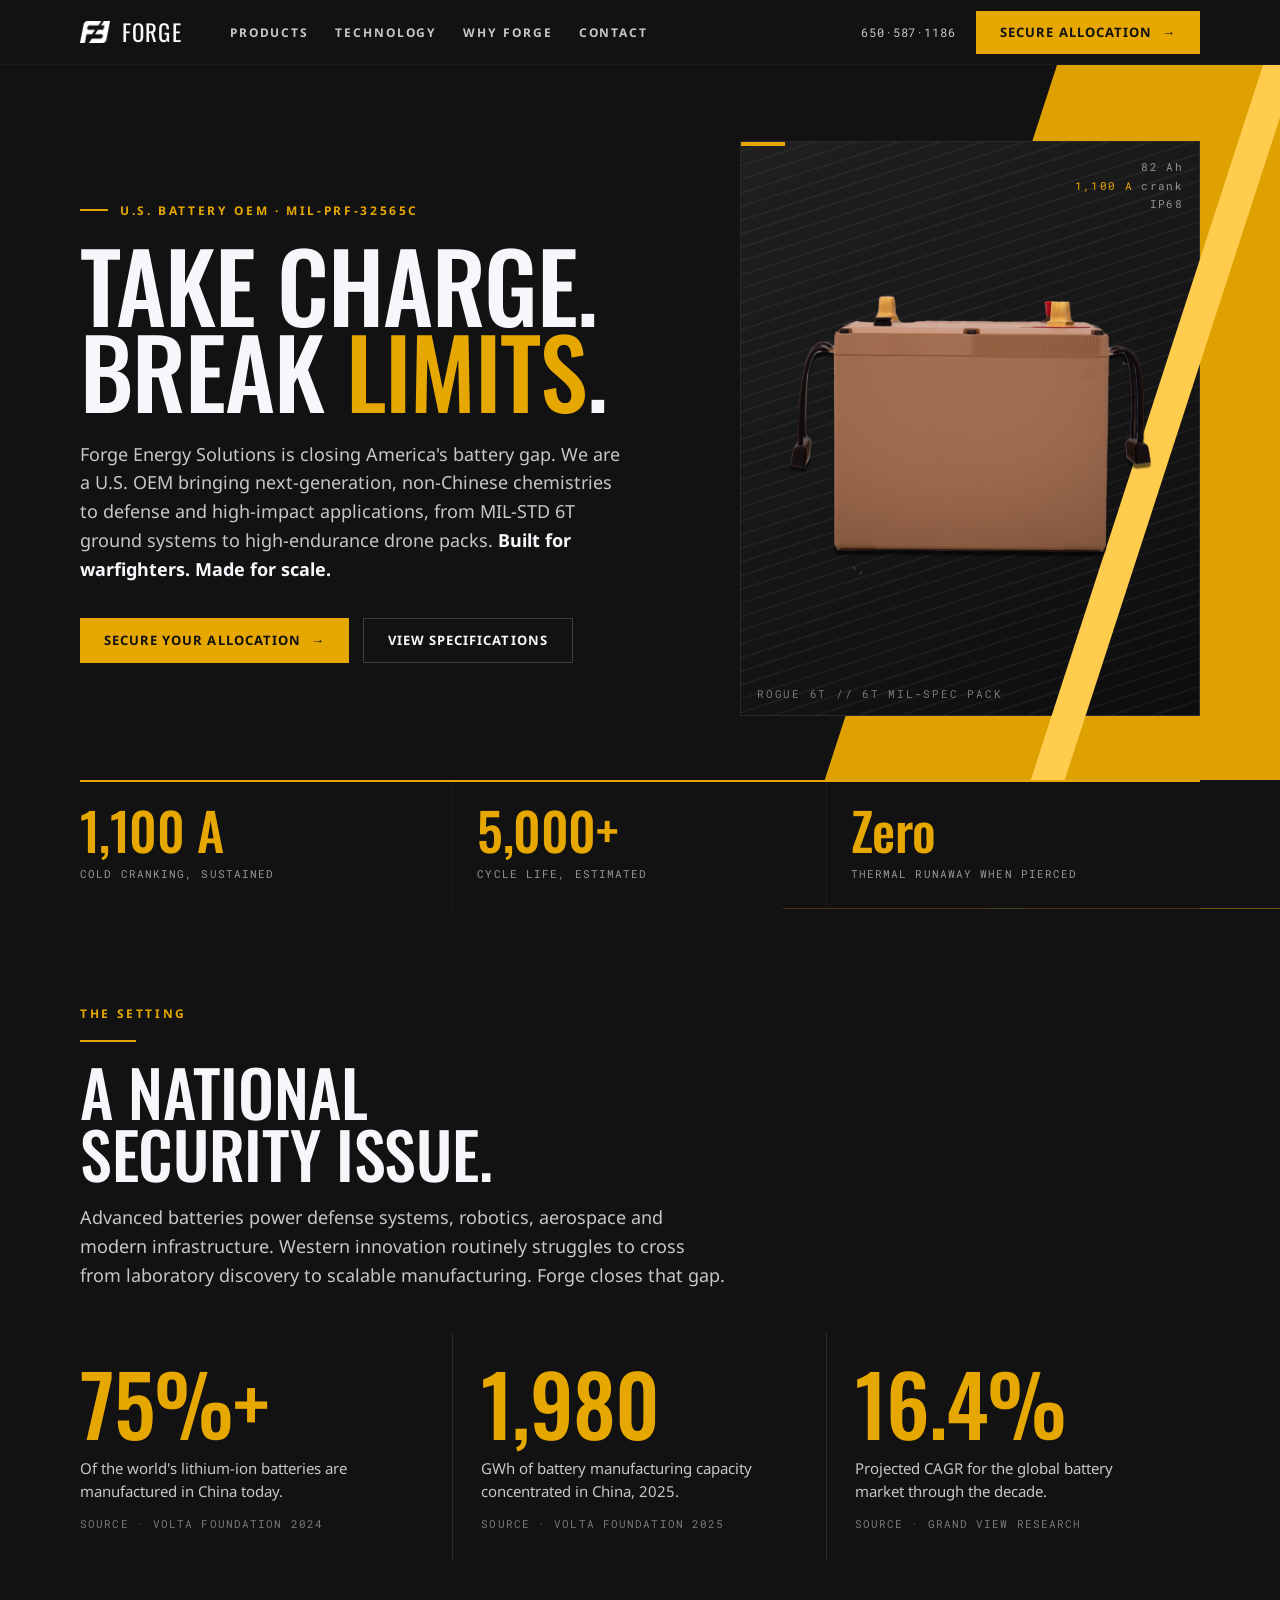
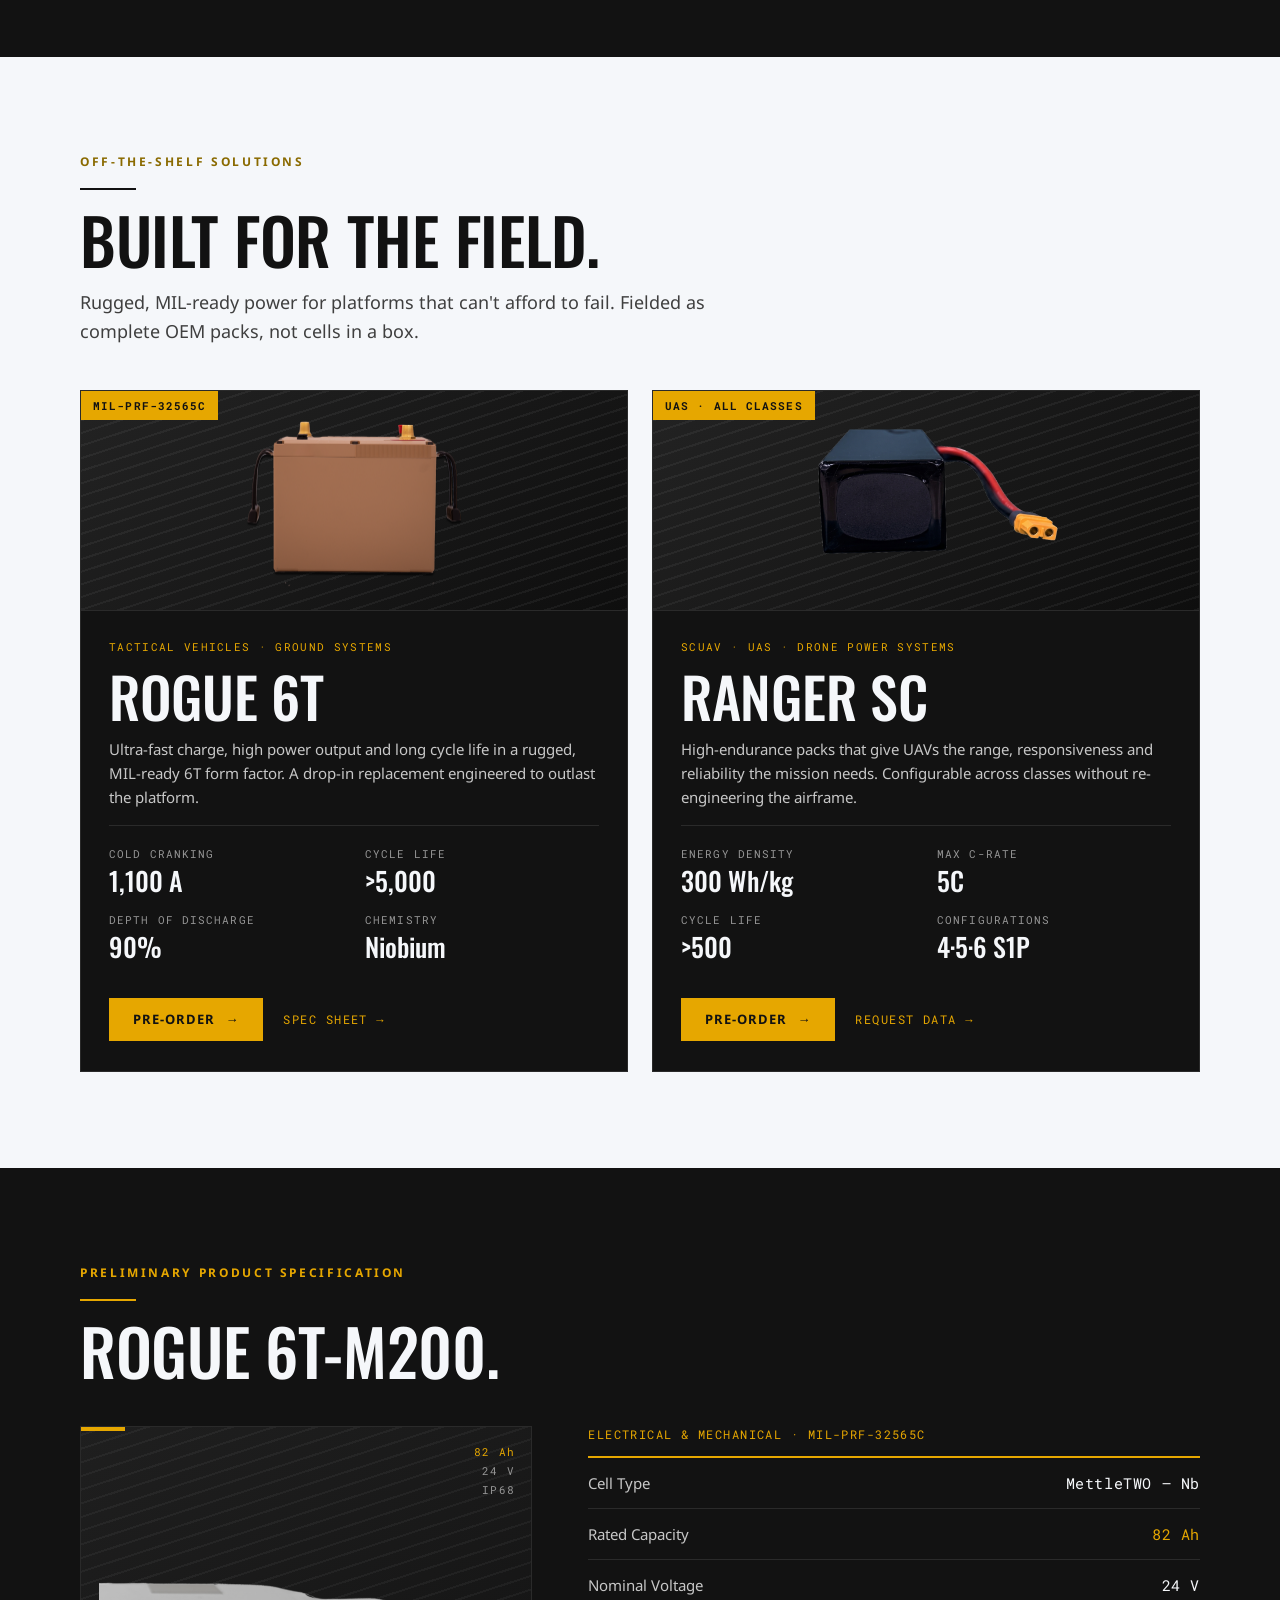
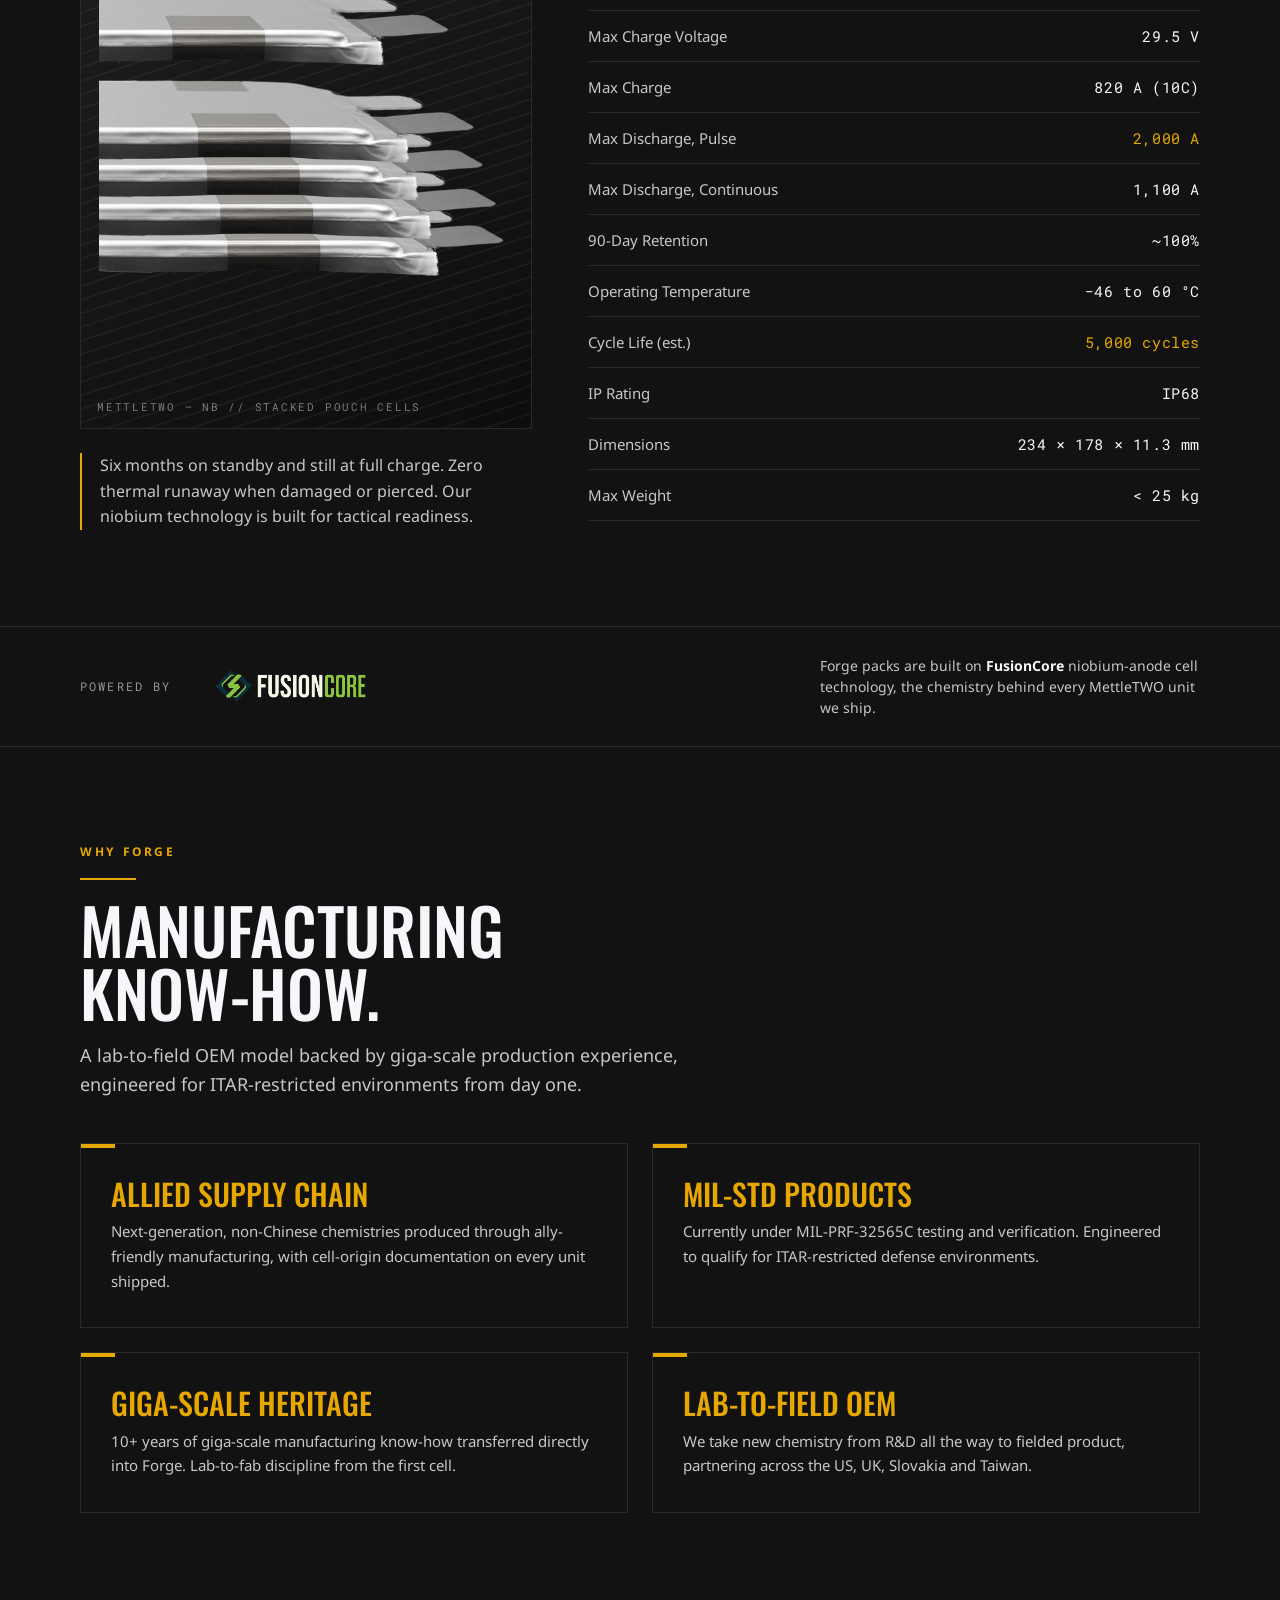
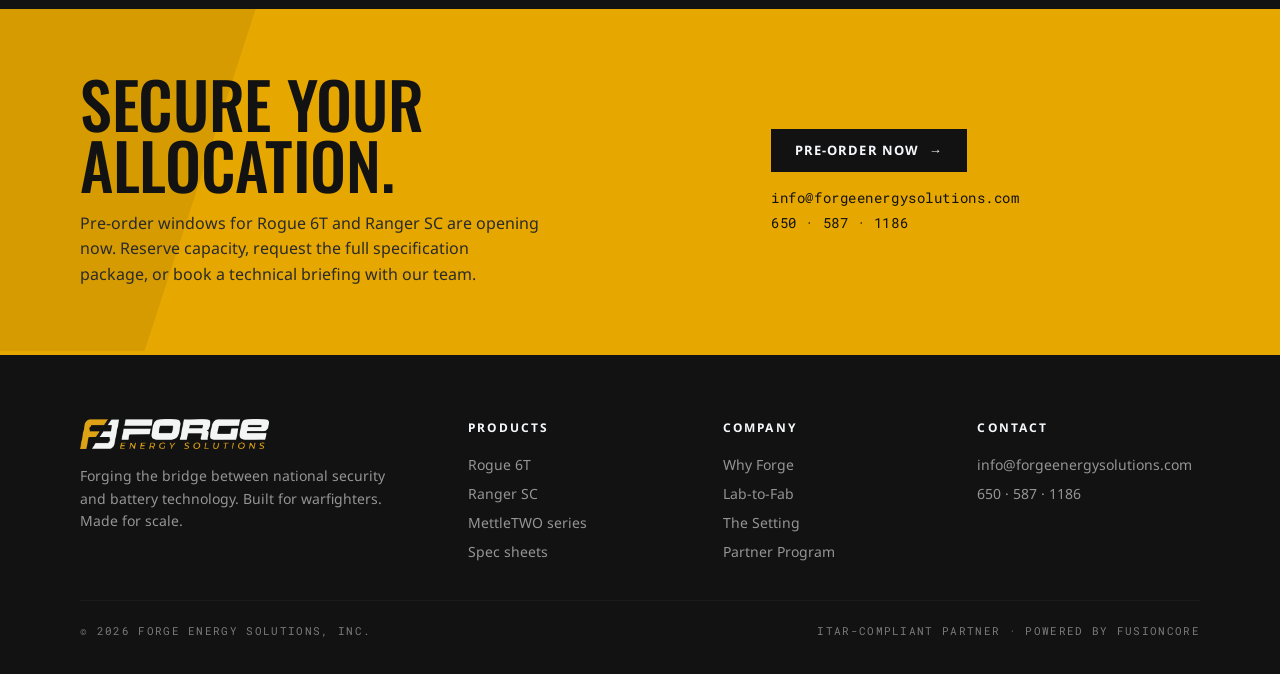
<file: website/index.html>
<!doctype html>
<html lang="en">
<head>
  <meta charset="utf-8">
  <meta name="viewport" content="width=device-width, initial-scale=1">
  <title>Forge Energy Solutions</title>
  <meta name="description" content="U.S. battery OEM bringing non-Chinese chemistries to defense: Rogue 6T MIL-PRF-32565C vehicle batteries and Ranger SC drone packs.">
  <!-- On Squarespace: put this font link in Settings → Developer Tools → Code Injection → Header
       (or at the top of the first Code Block on the page). -->
  <link rel="preconnect" href="https://fonts.googleapis.com">
  <link rel="preconnect" href="https://fonts.gstatic.com" crossorigin>
  <link rel="stylesheet" href="https://fonts.googleapis.com/css2?family=Noto+Sans:wght@400;600;700&family=Oswald:wght@400;500;600&family=Roboto+Mono:wght@400;700&display=swap">
  <link rel="stylesheet" href="forge.css">
  <style>body { margin: 0; background: #121212; }</style>
</head>
<body>
<div class="forge">

  <!-- ===== NAV — preview only. On Squarespace, use the site header instead. ===== -->
  <header class="nav">
    <div class="container nav-inner">
      <a class="nav-brand" href="#top">
        <img src="assets/logomark-white.png" alt="Forge Energy Solutions">
        <span class="wm">Forge</span>
      </a>
      <nav class="nav-links" aria-label="Main">
        <a class="nav-link" href="#products">Products</a>
        <a class="nav-link" href="#technology">Technology</a>
        <a class="nav-link" href="#why">Why Forge</a>
        <a class="nav-link" href="#contact">Contact</a>
      </nav>
      <div class="nav-right">
        <a class="nav-phone" href="tel:+16505871186">650·587·1186</a>
        <a class="btn btn-primary" href="#contact">Secure Allocation <span class="arr" aria-hidden="true">→</span></a>
      </div>
    </div>
  </header>

  <main>
  <!-- ===== CODE BLOCK 1 · HERO ===== -->
  <section class="hero" id="top">
    <div class="container hero-grid">
      <div class="hero-copy">
        <div class="hero-eyebrow"><span class="tick"></span><span class="eyebrow">U.S. Battery OEM · MIL-PRF-32565C</span></div>
        <h1 class="hero-title">Take charge.<br>Break <span class="hot">limits</span>.</h1>
        <p class="hero-sub">Forge Energy Solutions is closing America's battery gap. We are a U.S. OEM bringing next-generation, non-Chinese chemistries to defense and high-impact applications, from MIL-STD 6T ground systems to high-endurance drone packs. <strong>Built for warfighters. Made for scale.</strong></p>
        <div class="hero-cta">
          <a class="btn btn-primary" href="#contact">Secure Your Allocation <span class="arr" aria-hidden="true">→</span></a>
          <a class="btn btn-secondary" href="#technology">View Specifications</a>
        </div>
      </div>
      <div class="hero-visual">
        <div class="render">
          <div class="render-spec">82 Ah<br><b>1,100 A</b> crank<br>IP68</div>
          <img src="assets/rogue-6t-photo.png" alt="Rogue 6T tactical vehicle battery" width="1000" height="762">
          <div class="render-label">Rogue 6T // 6T MIL-spec pack</div>
        </div>
      </div>
    </div>
    <div class="container">
      <div class="hero-stats">
        <div><div class="n">1,100 A</div><div class="l">Cold cranking, sustained</div></div>
        <div><div class="n">5,000+</div><div class="l">Cycle life, estimated</div></div>
        <div><div class="n">Zero</div><div class="l">Thermal runaway when pierced</div></div>
      </div>
    </div>
  </section>

  <!-- ===== CODE BLOCK 2 · THE SETTING ===== -->
  <section class="section" id="setting">
    <div class="container">
      <div class="section-head">
        <span class="eyebrow">The Setting</span>
        <span class="rule"></span>
        <h2 class="section-title">A national<br>security issue.</h2>
        <p class="section-lead">Advanced batteries power defense systems, robotics, aerospace and modern infrastructure. Western innovation routinely struggles to cross from laboratory discovery to scalable manufacturing. Forge closes that gap.</p>
      </div>
      <div class="statband">
        <div class="stat">
          <div class="n">75%+</div>
          <p class="l">Of the world's lithium-ion batteries are manufactured in China today.</p>
          <div class="src">Source · Volta Foundation 2024</div>
        </div>
        <div class="stat">
          <div class="n">1,980</div>
          <p class="l">GWh of battery manufacturing capacity concentrated in China, 2025.</p>
          <div class="src">Source · Volta Foundation 2025</div>
        </div>
        <div class="stat">
          <div class="n">16.4%</div>
          <p class="l">Projected CAGR for the global battery market through the decade.</p>
          <div class="src">Source · Grand View Research</div>
        </div>
      </div>
    </div>
  </section>

  <!-- ===== CODE BLOCK 3 · PRODUCTS ===== -->
  <section class="section section-light" id="products">
    <div class="container">
      <div class="section-head">
        <span class="eyebrow">Off-the-Shelf Solutions</span>
        <span class="rule"></span>
        <h2 class="section-title">Built for the field.</h2>
        <p class="section-lead">Rugged, MIL-ready power for platforms that can't afford to fail. Fielded as complete OEM packs, not cells in a box.</p>
      </div>
      <div class="products">
        <article class="product">
          <div class="product-top">
            <span class="badge">MIL-PRF-32565C</span>
            <img src="assets/rogue-6t-photo.png" alt="Rogue 6T tactical vehicle battery" width="1000" height="762" loading="lazy">
          </div>
          <div class="product-body">
            <div class="product-eyebrow">Tactical Vehicles · Ground Systems</div>
            <h3 class="product-name">Rogue 6T</h3>
            <p class="product-tag">Ultra-fast charge, high power output and long cycle life in a rugged, MIL-ready 6T form factor. A drop-in replacement engineered to outlast the platform.</p>
            <div class="product-specs">
              <div><div class="k">Cold Cranking</div><div class="v">1,100 A</div></div>
              <div><div class="k">Cycle Life</div><div class="v">&gt;5,000</div></div>
              <div><div class="k">Depth of Discharge</div><div class="v">90%</div></div>
              <div><div class="k">Chemistry</div><div class="v">Niobium</div></div>
            </div>
            <div class="product-cta">
              <a class="btn btn-primary" href="#contact">Pre-Order <span class="arr" aria-hidden="true">→</span></a>
              <a class="btn-ghost" href="#technology">Spec Sheet →</a>
            </div>
          </div>
        </article>
        <article class="product">
          <div class="product-top">
            <span class="badge">UAS · All Classes</span>
            <img src="assets/ranger-pack.png" alt="Ranger SC drone battery pack" width="1000" height="656" loading="lazy">
          </div>
          <div class="product-body">
            <div class="product-eyebrow">SCUAV · UAS · Drone Power Systems</div>
            <h3 class="product-name">Ranger SC</h3>
            <p class="product-tag">High-endurance packs that give UAVs the range, responsiveness and reliability the mission needs. Configurable across classes without re-engineering the airframe.</p>
            <div class="product-specs">
              <div><div class="k">Energy Density</div><div class="v">300 Wh/kg</div></div>
              <div><div class="k">Max C-Rate</div><div class="v">5C</div></div>
              <div><div class="k">Cycle Life</div><div class="v">&gt;500</div></div>
              <div><div class="k">Configurations</div><div class="v">4·5·6 S1P</div></div>
            </div>
            <div class="product-cta">
              <a class="btn btn-primary" href="#contact">Pre-Order <span class="arr" aria-hidden="true">→</span></a>
              <a class="btn-ghost" href="#contact">Request Data →</a>
            </div>
          </div>
        </article>
      </div>
    </div>
  </section>

  <!-- ===== CODE BLOCK 4 · SPEC SHEET ===== -->
  <section class="section" id="technology">
    <div class="container">
      <div class="section-head">
        <span class="eyebrow">Preliminary Product Specification</span>
        <span class="rule"></span>
        <h2 class="section-title">Rogue 6T-M200.</h2>
      </div>
      <div class="spec">
        <div>
          <div class="render">
            <div class="render-spec"><b>82 Ah</b><br>24 V<br>IP68</div>
            <img src="assets/cells-stack.png" alt="MettleTWO niobium pouch cells, stacked" width="1200" height="990" loading="lazy">
            <div class="render-label">MettleTWO — Nb // stacked pouch cells</div>
          </div>
          <p class="spec-note">Six months on standby and still at full charge. Zero thermal runaway when damaged or pierced. Our niobium technology is built for tactical readiness.</p>
        </div>
        <div class="spec-scroll">
          <table class="spec-table">
            <caption>Electrical &amp; Mechanical · MIL-PRF-32565C</caption>
            <tbody>
              <tr><th scope="row">Cell Type</th><td>MettleTWO — Nb</td></tr>
              <tr><th scope="row">Rated Capacity</th><td><b>82 Ah</b></td></tr>
              <tr><th scope="row">Nominal Voltage</th><td>24 V</td></tr>
              <tr><th scope="row">Max Charge Voltage</th><td>29.5 V</td></tr>
              <tr><th scope="row">Max Charge</th><td>820 A (10C)</td></tr>
              <tr><th scope="row">Max Discharge, Pulse</th><td><b>2,000 A</b></td></tr>
              <tr><th scope="row">Max Discharge, Continuous</th><td>1,100 A</td></tr>
              <tr><th scope="row">90-Day Retention</th><td>~100%</td></tr>
              <tr><th scope="row">Operating Temperature</th><td>−46 to 60 °C</td></tr>
              <tr><th scope="row">Cycle Life (est.)</th><td><b>5,000 cycles</b></td></tr>
              <tr><th scope="row">IP Rating</th><td>IP68</td></tr>
              <tr><th scope="row">Dimensions</th><td>234 × 178 × 11.3 mm</td></tr>
              <tr><th scope="row">Max Weight</th><td>&lt; 25 kg</td></tr>
            </tbody>
          </table>
        </div>
      </div>
    </div>
  </section>

  <!-- ===== CODE BLOCK 5 · POWERED BY ===== -->
  <section class="partners">
    <div class="container partners-inner">
      <span class="lab">Powered By</span>
      <div class="marks"><img src="assets/fusioncore.png" alt="FusionCore" width="1246" height="300" loading="lazy"></div>
      <p class="tech">Forge packs are built on <b>FusionCore</b> niobium-anode cell technology, the chemistry behind every MettleTWO unit we ship.</p>
    </div>
  </section>

  <!-- ===== CODE BLOCK 6 · WHY FORGE ===== -->
  <section class="section" id="why">
    <div class="container">
      <div class="section-head">
        <span class="eyebrow">Why Forge</span>
        <span class="rule"></span>
        <h2 class="section-title">Manufacturing<br>know-how.</h2>
        <p class="section-lead">A lab-to-field OEM model backed by giga-scale production experience, engineered for ITAR-restricted environments from day one.</p>
      </div>
      <div class="cap-grid">
        <div class="cap">
          <h3 class="cap-h">Allied Supply Chain</h3>
          <p class="cap-b">Next-generation, non-Chinese chemistries produced through ally-friendly manufacturing, with cell-origin documentation on every unit shipped.</p>
        </div>
        <div class="cap">
          <h3 class="cap-h">MIL-STD Products</h3>
          <p class="cap-b">Currently under MIL-PRF-32565C testing and verification. Engineered to qualify for ITAR-restricted defense environments.</p>
        </div>
        <div class="cap">
          <h3 class="cap-h">Giga-Scale Heritage</h3>
          <p class="cap-b">10+ years of giga-scale manufacturing know-how transferred directly into Forge. Lab-to-fab discipline from the first cell.</p>
        </div>
        <div class="cap">
          <h3 class="cap-h">Lab-to-Field OEM</h3>
          <p class="cap-b">We take new chemistry from R&amp;D all the way to fielded product, partnering across the US, UK, Slovakia and Taiwan.</p>
        </div>
      </div>
    </div>
  </section>

  <!-- ===== CODE BLOCK 7 · CONTACT CTA ===== -->
  <section class="cta" id="contact">
    <div class="container cta-inner">
      <div>
        <h2>Secure your allocation.</h2>
        <p>Pre-order windows for Rogue 6T and Ranger SC are opening now. Reserve capacity, request the full specification package, or book a technical briefing with our team.</p>
      </div>
      <div class="cta-actions">
        <a class="btn btn-dark" href="mailto:info@forgeenergysolutions.com?subject=Allocation%20request">Pre-Order Now <span class="arr" aria-hidden="true">→</span></a>
        <div class="cta-contact">
          <a href="mailto:info@forgeenergysolutions.com">info@forgeenergysolutions.com</a>
          <a href="tel:+16505871186">650 · 587 · 1186</a>
        </div>
      </div>
    </div>
  </section>
  </main>

  <!-- ===== FOOTER — preview only. On Squarespace, use the site footer instead. ===== -->
  <footer class="footer">
    <div class="container">
      <div class="footer-top">
        <div class="footer-brand">
          <img src="assets/vector-white-gold.png" alt="Forge Energy Solutions" width="1200" height="190" loading="lazy">
          <p>Forging the bridge between national security and battery technology. Built for warfighters. Made for scale.</p>
        </div>
        <div class="footer-col">
          <h4>Products</h4>
          <a href="#products">Rogue 6T</a>
          <a href="#products">Ranger SC</a>
          <a href="#technology">MettleTWO series</a>
          <a href="#technology">Spec sheets</a>
        </div>
        <div class="footer-col">
          <h4>Company</h4>
          <a href="#why">Why Forge</a>
          <a href="#why">Lab-to-Fab</a>
          <a href="#setting">The Setting</a>
          <a href="#contact">Partner Program</a>
        </div>
        <div class="footer-col">
          <h4>Contact</h4>
          <a href="mailto:info@forgeenergysolutions.com">info@forgeenergysolutions.com</a>
          <a href="tel:+16505871186">650 · 587 · 1186</a>
        </div>
      </div>
      <div class="footer-bot">
        <span>© 2026 Forge Energy Solutions, Inc.</span>
        <span>ITAR-Compliant Partner · Powered by FusionCore</span>
      </div>
    </div>
  </footer>

</div>
</body>
</html>
</file>
<file: website-light/forge-light.css>
/* Forge Energy Solutions — website (light). Converted from the "Forge Website — Light" design canvas.
   Every rule is scoped under .fl so it cannot clash with the Squarespace theme. */
.fl{background:#F5F7FA}.fl a{color:#121212}.fl a:hover{color:#8A6A00}
.fl .wrap{max-width:1320px;margin:0 auto;padding:0 40px;box-sizing:border-box}.fl .frame{border-left:1.5px solid #121212;border-right:1.5px solid #121212;padding:96px 32px;box-sizing:border-box}.fl .frame.flush{padding-top:0;padding-bottom:0}.fl .frame.dark{border-color:#3D3D3D}.fl .g,.fl .gb{display:grid;grid-template-columns:repeat(12,minmax(0,1fr))}.fl .g{column-gap:24px;row-gap:24px}.fl .gb{gap:1.5px;background:#121212;border:1.5px solid #121212}.fl .gb > *{background:#F5F7FA;padding:24px;box-sizing:border-box;min-width:0}.fl .lbl{font-family:'Barlow Condensed',sans-serif;font-weight:600;font-size:14px;letter-spacing:0.06em;text-transform:uppercase;color:#3F3F3F}.fl .h1{margin:0;font-weight:600;font-size:68px;line-height:1.04;letter-spacing:-0.025em}.fl .h2{margin:0;font-weight:600;font-size:44px;line-height:1.1;letter-spacing:-0.02em}.fl .statement{margin:0;font-size:40px;font-weight:500;line-height:1.2;letter-spacing:-0.02em}.fl .t-only,.fl .p-only{display:none !important}.fl .gb.gb8{grid-template-columns:repeat(8,minmax(0,1fr))}.fl .gb.gb8 > *{grid-column:auto !important}.fl .s-2{grid-column:span 2}.fl .d-1-2{grid-column:1 / span 2}.fl .d-1-3{grid-column:1 / span 3}.fl .d-1-4{grid-column:1 / span 4}.fl .d-1-5{grid-column:1 / span 5}.fl .d-1-6{grid-column:1 / span 6}.fl .d-1-7{grid-column:1 / span 7}.fl .d-1-8{grid-column:1 / span 8}.fl .d-3-4{grid-column:3 / span 4}.fl .d-3-5{grid-column:3 / span 5}.fl .d-4-3{grid-column:4 / span 3}.fl .d-5-4{grid-column:5 / span 4}.fl .d-7-3{grid-column:7 / span 3}.fl .d-7-5{grid-column:7 / span 5}.fl .d-7-6{grid-column:7 / span 6}.fl .d-8-5{grid-column:8 / span 5}.fl .d-9-4{grid-column:9 / span 4}.fl .d-10-3{grid-column:10 / span 3}.fl .d-12-1{grid-column:12 / span 1}.fl .bom-row{display:grid;grid-template-columns:minmax(0,1.1fr) minmax(0,2fr) minmax(0,1fr);gap:16px;align-items:baseline;cursor:default;transition:background-color 160ms cubic-bezier(0.2,0.9,0.1,1)}.fl .map-pin{transition:background-color 160ms cubic-bezier(0.2,0.9,0.1,1),transform 160ms cubic-bezier(0.2,0.9,0.1,1)}.fl .grid-paper{background-color:#F5F7FA;background-image:linear-gradient(rgba(18,18,18,0.07) 1px,transparent 1px),linear-gradient(90deg,rgba(18,18,18,0.07) 1px,transparent 1px);background-size:24px 24px}.fl .cut-btn{clip-path:polygon(0 0,100% 0,calc(100% - 16px) 100%,0 100%)}.fl .cut-img{clip-path:polygon(0 0,calc(100% - 22px) 0,100% 68px,100% 100%,0 100%)}@keyframes forge-marquee{from{transform:translateX(0)}to{transform:translateX(-50%)}}.fl .marquee-track{animation:forge-marquee 46s linear infinite}
.fl .hero-in{animation:fx-rise 1600ms cubic-bezier(0.22,1,0.36,1) 200ms both}.fl .hero-in-2{animation:fx-rise 1400ms cubic-bezier(0.22,1,0.36,1) 800ms both}.fl .hero-in-3{animation:fx-rise 1200ms cubic-bezier(0.22,1,0.36,1) 1300ms both}.fl .stamp{animation:fx-stamp 1600ms cubic-bezier(0.22,1,0.36,1) 1700ms both}@keyframes fx-rise{from{opacity:0;transform:translateY(8px)}to{opacity:1;transform:none}}@keyframes fx-stamp{from{opacity:0;transform:translateY(-6px)}to{opacity:1;transform:none}}@keyframes fx-fade{from{opacity:0}to{opacity:1}}@keyframes fx-plot{from{stroke-dashoffset:1}to{stroke-dashoffset:0}}@keyframes fx-wipe{from{transform:scaleX(0)}to{transform:scaleX(1)}}@keyframes fx-drop{from{opacity:0;transform:translateY(-6px)}to{opacity:1;transform:none}}@keyframes fx-diag{from{clip-path:polygon(0 0,0 0,-34% 100%,-34% 100%)}to{clip-path:polygon(0 0,134% 0,100% 100%,-34% 100%)}}.fl .draw-link{position:relative;text-decoration:none}.fl .draw-link::after{content:"";position:absolute;left:0;right:0;bottom:-4px;height:1.5px;background:#121212;transform:scaleX(0);transform-origin:left;transition:transform 200ms cubic-bezier(0.2,0.9,0.1,1)}.fl .draw-link:hover{color:#121212}.fl .draw-link:hover::after{transform:scaleX(1)}.fl .cut-btn{transition:background-color 120ms cubic-bezier(0.2,0.9,0.1,1),transform 120ms cubic-bezier(0.2,0.9,0.1,1)}.fl .cut-btn:active{transform:translateY(1px)}.fl .btn-y:hover{background:#F4B916 !important;color:#121212 !important}.fl .btn-y:active{background:#C28A00 !important}.fl .btn-k:hover{background:#2A2A2A !important;color:#F5F7FA !important}.fl .acc-sign{display:inline-block;transition:transform 200ms cubic-bezier(0.2,0.9,0.1,1)}.fl .diag-reveal{animation:fx-diag 280ms cubic-bezier(0.2,0.9,0.1,1) both}.fl .xh-zone{position:relative;cursor:crosshair}@media (hover: none){.fl .xh{display:none !important}.fl .xh-zone{cursor:auto}}
.fl.motion .plot [pathLength]{stroke-dasharray:1;stroke-dashoffset:1}.fl.motion .plot .dash,.fl.motion .plot text{opacity:0}.fl.motion .plot.is-in rect[pathLength]{animation:fx-plot 700ms cubic-bezier(0.65,0,0.35,1) forwards}.fl.motion .plot.is-in line[pathLength]{animation:fx-plot 420ms cubic-bezier(0.2,0.9,0.1,1) 560ms forwards}.fl.motion .plot.is-in .dash{animation:fx-fade 280ms linear 640ms forwards}.fl.motion .plot.is-in text{animation:fx-fade 280ms linear 880ms forwards}.fl.motion .tl-line{transform:scaleX(0);transform-origin:left}.fl.motion .tl-tick,.fl.motion .tl-label{opacity:0}.fl.motion .tl.is-in .tl-line{animation:fx-wipe 640ms cubic-bezier(0.65,0,0.35,1) forwards}.fl.motion .tl.is-in .tl-tick,.fl.motion .tl.is-in .tl-label{animation:fx-drop 240ms cubic-bezier(0.2,0.9,0.1,1) forwards}.fl.motion .tl.is-in .tl-ticks > :nth-child(1),.fl.motion .tl.is-in .tl-labels > :nth-child(1){animation-delay:190ms}.fl.motion .tl.is-in .tl-ticks > :nth-child(2),.fl.motion .tl.is-in .tl-labels > :nth-child(2){animation-delay:260ms}.fl.motion .tl.is-in .tl-ticks > :nth-child(3),.fl.motion .tl.is-in .tl-labels > :nth-child(3){animation-delay:330ms}.fl.motion .tl.is-in .tl-ticks > :nth-child(4),.fl.motion .tl.is-in .tl-labels > :nth-child(4){animation-delay:400ms}.fl.motion .tl.is-in .tl-ticks > :nth-child(5),.fl.motion .tl.is-in .tl-labels > :nth-child(5){animation-delay:470ms}.fl.motion .tl.is-in .tl-ticks > :nth-child(6),.fl.motion .tl.is-in .tl-labels > :nth-child(6){animation-delay:540ms}.fl.motion .tl.is-in .tl-ticks > :nth-child(7),.fl.motion .tl.is-in .tl-labels > :nth-child(7){animation-delay:610ms}.fl.motion .tl.is-in .tl-ticks > :nth-child(8),.fl.motion .tl.is-in .tl-labels > :nth-child(8){animation-delay:680ms}
/* ===== TABLET ===== */
@media (max-width: 1279px){.fl .g,.fl .gb{grid-template-columns:repeat(8,minmax(0,1fr))}.fl .g > *,.fl .gb > *{grid-column:1 / -1}.fl .g > .t-2,.fl .gb > .t-2{grid-column:span 2}.fl .g > .t-3,.fl .gb > .t-3{grid-column:span 3}.fl .g > .t-4,.fl .gb > .t-4{grid-column:span 4}.fl .g > .t-5,.fl .gb > .t-5{grid-column:span 5}.fl .g > .t-1,.fl .gb > .t-1{grid-column:span 1}.fl .gb.gb8{grid-template-columns:repeat(4,minmax(0,1fr))}.fl .d-only{display:none !important}.fl .t-only{display:block !important}.fl .frame{padding:72px 28px}.fl .h1{font-size:52px}.fl .statement{font-size:24px}.fl .h2{font-size:36px}
}@media (max-width: 1023px){.fl .hide-md{display:none !important}}
/* ===== PHONE ===== */
@media (max-width: 767px){.fl .wrap{padding:0 16px}.fl .frame{padding:48px 16px}.fl .g,.fl .gb{grid-template-columns:repeat(4,minmax(0,1fr))}.fl .g > *,.fl .gb > *,.fl .g > [class],.fl .gb > [class]{grid-column:1 / -1}.fl .g > .p-1,.fl .gb > .p-1{grid-column:span 1}.fl .g > .p-2,.fl .gb > .p-2{grid-column:span 2}.fl .g > .p-3,.fl .gb > .p-3{grid-column:span 3}.fl .gb.gb8{grid-template-columns:repeat(2,minmax(0,1fr))}.fl .hide-sm{display:none !important}.fl .p-only{display:block !important}.fl .h1{font-size:40px}.fl .statement{font-size:26px}.fl .h2{font-size:30px}.fl .big-fig{font-size:120px !important}.fl .gb > *{padding:16px}.fl .sm-first{order:-1}.fl .bom-row{grid-template-columns:minmax(0,1fr) auto}.fl .bom-row .adv{display:none}.fl .map-pin .pin-lbl{display:none}.fl .map-pin{width:8px !important;height:8px !important;margin:-4px 0 0 -4px !important;border-width:1.5px !important}
}@media (prefers-reduced-motion: reduce){.fl .hero-in,.fl .hero-in-2,.fl .hero-in-3,.fl .stamp,.fl .diag-reveal,.fl .plot *,.fl .tl *{animation:none !important;stroke-dashoffset:0 !important;opacity:1 !important;transform:none !important}.fl .draw-link::after,.fl .cut-btn,.fl .acc-sign{transition:none}.fl .marquee-track{animation:none}
}

/* Supply chain: map stays in view while the parts list scrolls past it */
.fl .supply-split{display:grid;grid-template-columns:minmax(0,7fr) minmax(0,5fr);gap:24px;align-items:start}
.fl .supply-map{position:sticky;top:96px;border:1.5px solid #121212;background:#F5F7FA;padding:24px}
.fl .supply-list > *{grid-column:1 / -1}
.fl .supply-list .bom-row{display:grid;grid-template-columns:minmax(0,1fr) auto;gap:16px;align-items:center;width:100%;margin:0;border:0;border-radius:0;background:#F5F7FA;color:#121212;font:inherit;text-align:left;cursor:pointer}
.fl .supply-list .bom-head{cursor:default;color:#121212}
.fl .bom-name{display:flex;flex-direction:column;gap:2px;font-weight:600}
.fl .bom-name .adv{display:block;font-weight:400;font-size:15px;color:#3F3F3F}
.fl .bom-rg{font-family:'Barlow Condensed',sans-serif;font-weight:600;font-size:17px;letter-spacing:0.04em;white-space:nowrap}
.fl .supply-list .bom-row[aria-pressed="true"],.fl .supply-list .bom-row:hover{background:#E3E5E9}
.fl .supply-list .bom-row:focus-visible{outline:2px solid #121212;outline-offset:-4px}
@media (max-width: 767px){
  .fl .supply-split{grid-template-columns:minmax(0,1fr);gap:16px}
  .fl .supply-map{top:72px;z-index:5;padding:12px}
  .fl .supply-list .bom-row{grid-template-columns:minmax(0,1fr) auto}
  .fl .bom-name .adv{display:none}
}

/* Products: three cards, everything visible at once */
.fl .pcards{display:grid;grid-template-columns:repeat(3,minmax(0,1fr));gap:24px;border-top:1.5px solid #F5F7FA;padding-top:32px}
.fl .pc{display:flex;flex-direction:column;border:1px solid #3D3D3D;background:#121212;min-width:0}
.fl .pc-img{position:relative;background:#2A2A2A;aspect-ratio:16 / 10;min-height:0;overflow:hidden}
.fl .pc-img img{position:absolute;inset:11% 14%;width:72%;height:78%;object-fit:contain;display:block}
.fl .pc-body{display:flex;flex-direction:column;flex:1;padding:24px}
.fl .pc-kind{color:#9EA3AB;font-size:15px}
.fl .pc-name{margin:6px 0 0;font-size:32px;font-weight:600;letter-spacing:-0.01em;line-height:1.1}
.fl .pc-market{margin-top:6px;font-size:15px;color:#C7C7C7;min-height:2.9em}
.fl .pc-desc{margin:16px 0 20px;font-size:16px;line-height:1.55;color:#C7C7C7}
.fl .pc-specs{margin:auto 0 0;padding:0}
.fl .pc-spec{display:flex;justify-content:space-between;gap:16px;padding:10px 0;border-top:1px solid #3D3D3D}
.fl .pc-spec dt{font-size:14px;color:#C7C7C7}
.fl .pc-spec dd{margin:0;font-family:'Barlow Condensed',sans-serif;font-weight:500;font-size:19px;text-align:right}
.fl .pc-cta{align-self:flex-start;margin-top:20px;min-height:44px;display:inline-flex;align-items:center;gap:8px;color:#F5F7FA;font-size:16px;font-weight:500}
.fl .pc-cta::after{background:#E6A700}
.fl .pc-cta:hover{color:#F5F7FA}
.fl .pc-cta span{color:#E6A700}
@media (max-width: 1023px){
  .fl .pcards{grid-template-columns:minmax(0,1fr)}
  .fl .pc{display:grid;grid-template-columns:minmax(0,2fr) minmax(0,3fr)}
  .fl .pc-img{aspect-ratio:auto}
  .fl .pc-market{min-height:0}
}
@media (max-width: 767px){
  .fl .pc{display:flex}
  .fl .pc-img{aspect-ratio:16 / 10}
  .fl .pc-body{padding:16px}
}

/* Hero: directional shade, centred message, proof strip */
.fl .hero{position:relative;min-height:780px;background:#121212;color:#F5F7FA;overflow:hidden}
.fl .hero-shade{position:absolute;inset:0;background:linear-gradient(90deg,rgba(18,18,18,0.9) 0%,rgba(18,18,18,0.72) 40%,rgba(18,18,18,0.18) 75%,rgba(18,18,18,0.05) 100%),linear-gradient(0deg,rgba(18,18,18,0.85) 0%,rgba(18,18,18,0) 32%)}
.fl .hero-frame{min-height:780px;display:flex;flex-direction:column;padding-top:72px;padding-bottom:0}
.fl .hero-main{flex:1;align-items:center;padding-block:48px}
.fl .hero-eyebrow{color:#E6A700;margin-bottom:16px}
.fl .hero-ctas{display:flex;flex-wrap:wrap;gap:12px 24px;align-items:center}
.fl .hero-ghost{display:inline-flex;align-items:center;gap:8px;min-height:52px;padding:0 20px;border:1.5px solid rgba(245,247,250,0.6);color:#F5F7FA;font-size:16px;font-weight:600;text-decoration:none;transition:background-color 120ms cubic-bezier(0.2,0.9,0.1,1),color 120ms cubic-bezier(0.2,0.9,0.1,1)}
.fl .hero-ghost:hover{background:#F5F7FA;color:#121212}
.fl .hero-proof{display:grid;grid-template-columns:repeat(4,minmax(0,1fr));margin:0;border-top:1.5px solid rgba(245,247,250,0.35)}
.fl .hero-proof > div{padding:20px 20px 28px 0}
.fl .hero-proof > div + div{padding-left:20px;border-left:1px solid rgba(245,247,250,0.25)}
.fl .hero-proof dt{font-family:'Barlow Condensed',sans-serif;font-weight:600;font-size:28px;line-height:1.1;letter-spacing:0.01em;color:#F5F7FA}
.fl .hero-proof dd{margin:6px 0 0;font-family:'Barlow Condensed',sans-serif;font-weight:600;font-size:14px;letter-spacing:0.06em;text-transform:uppercase;color:#C7C7C7}
@media (max-width: 1023px){
  .fl .hero-proof{grid-template-columns:repeat(2,minmax(0,1fr))}
  .fl .hero-proof > div:nth-child(3){padding-left:0;border-left:0}
  .fl .hero-proof > div:nth-child(n+3){border-top:1px solid rgba(245,247,250,0.25)}
}
@media (max-width: 767px){
  .fl .hero,.fl .hero-frame{min-height:0}
  .fl .hero-frame{padding-top:48px}
  .fl .hero-main{padding-block:24px 40px}
  .fl .hero-shade{background:rgba(18,18,18,0.72)}
  .fl .hero-proof dt{font-size:22px}
  .fl .hero-proof > div{padding:14px 12px 18px 0}
  .fl .hero-proof > div + div{padding-left:12px}
}
</file>
<file: website/forge.css>
/* =====================================================================
   FORGE ENERGY SOLUTIONS — home page styles (Squarespace-ready)

   Every rule is scoped under .forge so it cannot clash with Squarespace's
   own theme styles. On Squarespace, paste this whole file into
   Website → Pages → Custom Code → Custom CSS, then wrap each pasted
   Code Block's HTML in <div class="forge"> … </div>.

   Tokens come from the Forge Energy Design System (colors_and_type.css).
   Fonts load from Google Fonts (see the <link> tag in index.html).
   ===================================================================== */

.forge {
  /* Primary palette */
  --forge-black:  #121212;
  --forge-yellow: #E6A700;
  --forge-white:  #F5F7FA;

  /* Black scale (dark surfaces) */
  --ink-800: #121212;
  --ink-700: #1C1C1C;
  --ink-600: #2A2A2A;
  --ink-500: #3D3D3D;
  --ink-300: #7A7A7A;
  --ink-200: #959595;
  --ink-100: #C7C7C7;

  /* Heat scale (yellow states) */
  --heat-300: #FFCC4D;
  --heat-400: #F4B916;
  --heat-600: #C28A00;

  /* Light-surface text */
  --fg-1: #121212;
  --fg-2: #3F3F3F;

  /* Type */
  --font-display: "Oswald", Impact, "Arial Narrow", sans-serif;
  --font-body:    "Noto Sans", -apple-system, BlinkMacSystemFont, "Segoe UI", sans-serif;
  --font-mono:    "Roboto Mono", ui-monospace, Menlo, monospace;
  --tracking-tech: 0.08em;

  /* Motion and layout */
  --ease-snap: cubic-bezier(0.2, 0.9, 0.1, 1);
  --dur-1: 120ms;
  --dur-2: 180ms;
  --content-max: 1200px;

  background: var(--forge-black);
  color: var(--forge-white);
  font-family: var(--font-body);
  -webkit-font-smoothing: antialiased;
  color-scheme: dark;
}
.forge *, .forge *::before, .forge *::after { box-sizing: border-box; }
.forge a { color: inherit; text-decoration: none; }
.forge img { display: block; max-width: 100%; height: auto; }
.forge h1, .forge h2, .forge h3, .forge h4, .forge p { margin: 0; }
.forge section { scroll-margin-top: 64px; }
.forge :focus-visible { outline: 2px solid var(--forge-yellow); outline-offset: 3px; }

.forge .container { max-width: var(--content-max); margin: 0 auto; padding-inline: 40px; width: 100%; }

/* ---------- shared type helpers ---------- */
.forge .eyebrow { font-size: 12px; font-weight: 700; letter-spacing: 0.22em; text-transform: uppercase; color: var(--forge-yellow); }
.forge .rule { height: 2px; width: 56px; background: var(--forge-yellow); }
.forge .mono { font-family: var(--font-mono); letter-spacing: var(--tracking-tech); text-transform: uppercase; }

/* ---------- buttons (links styled as buttons) ---------- */
.forge .btn {
  display: inline-flex; align-items: center; gap: 10px; justify-content: center;
  font-family: var(--font-body); font-weight: 700; text-transform: uppercase;
  letter-spacing: 0.08em; font-size: 13px; line-height: 1;
  padding: 15px 24px; border: 0; border-radius: 0; cursor: pointer;
  transition: background var(--dur-1) var(--ease-snap), color var(--dur-1) var(--ease-snap), transform var(--dur-1) var(--ease-snap);
}
.forge .btn .arr { transition: transform var(--dur-2) var(--ease-snap); }
.forge .btn:hover .arr { transform: translateX(4px); }
.forge .btn-primary { background: var(--forge-yellow); color: var(--forge-black); }
.forge .btn-primary:hover { background: var(--heat-400); }
.forge .btn-primary:active { background: var(--heat-600); transform: translateY(1px); }
.forge .btn-secondary { background: transparent; color: var(--forge-white); border: 1px solid var(--ink-500); }
.forge .btn-secondary:hover { background: var(--forge-white); color: var(--forge-black); border-color: var(--forge-white); }
.forge .btn-dark { background: var(--forge-black); color: var(--forge-white); }
.forge .btn-dark:hover { background: var(--ink-700); }
.forge .btn-ghost { font-family: var(--font-mono); font-size: 12px; letter-spacing: 0.12em; text-transform: uppercase; color: var(--forge-yellow); padding: 12px 0; }
.forge .btn-ghost:hover { color: var(--heat-400); }

/* ---------- nav (preview only — Squarespace supplies its own header) ---------- */
.forge .nav { position: sticky; top: 0; z-index: 60; background: var(--forge-black); border-bottom: 1px solid var(--ink-700); }
.forge .nav-inner { display: flex; align-items: center; height: 64px; gap: 28px; }
.forge .nav-brand { display: flex; align-items: center; gap: 12px; }
.forge .nav-brand img { width: 30px; height: 30px; object-fit: contain; }
.forge .nav-brand .wm { font-family: var(--font-display); font-size: 23px; letter-spacing: 0.05em; text-transform: uppercase; line-height: 1; }
.forge .nav-links { display: flex; gap: 26px; margin-left: 20px; }
.forge .nav-link { font-size: 12px; font-weight: 700; letter-spacing: 0.16em; text-transform: uppercase; color: var(--ink-100); }
.forge .nav-link:hover { color: var(--forge-yellow); }
.forge .nav-right { margin-left: auto; display: flex; align-items: center; gap: 20px; }
.forge .nav-phone { font-family: var(--font-mono); font-size: 12px; letter-spacing: 0.08em; color: var(--ink-100); }
.forge .nav-phone:hover { color: var(--forge-yellow); }

/* ---------- hero ---------- */
.forge .hero { position: relative; background: var(--forge-black); overflow: hidden; }
.forge .hero::before {
  content: ""; position: absolute; right: -160px; top: -120px; bottom: -120px; width: 520px;
  background: var(--forge-yellow); transform: skewX(-18deg); opacity: 0.96;
}
.forge .hero::after {
  content: ""; position: absolute; right: 120px; top: -120px; bottom: -120px; width: 34px;
  background: var(--heat-300); transform: skewX(-18deg);
}
.forge .hero-grid { position: relative; display: grid; grid-template-columns: 1.05fr 0.95fr; gap: 56px; padding-block: 76px 64px; align-items: center; }
.forge .hero-copy { min-width: 0; }
.forge .hero-eyebrow { display: inline-flex; align-items: center; gap: 12px; margin-bottom: 22px; }
.forge .hero-eyebrow .tick { width: 28px; height: 2px; background: var(--forge-yellow); }
.forge .hero-title { font-family: var(--font-display); font-weight: 500; font-size: clamp(56px, 7.5vw, 120px); line-height: 0.9; letter-spacing: -0.01em; text-transform: uppercase; color: var(--forge-white); text-wrap: balance; }
.forge .hero-title .hot { color: var(--forge-yellow); }
.forge .hero-sub { font-size: 18px; line-height: 1.6; color: var(--ink-100); max-width: 540px; margin: 26px 0 34px; }
.forge .hero-sub strong { color: var(--forge-white); }
.forge .hero-cta { display: flex; gap: 14px; flex-wrap: wrap; }

/* product photo panel */
.forge .render {
  position: relative; aspect-ratio: 4 / 5; width: 100%; max-width: 460px; margin-left: auto;
  background:
    repeating-linear-gradient(-18deg, rgba(245,247,250,0.045) 0 2px, transparent 2px 13px),
    linear-gradient(150deg, #1f1f1f 0%, #161616 52%, #0d0d0d 100%);
  border: 1px solid var(--ink-600); display: flex; align-items: center; justify-content: center;
}
.forge .render::before { content: ""; position: absolute; left: 0; top: 0; width: 44px; height: 4px; background: var(--forge-yellow); }
.forge .render img { position: relative; z-index: 2; width: auto; max-width: 92%; max-height: 78%; margin: auto; }
.forge .render-label { position: absolute; left: 16px; bottom: 14px; font-family: var(--font-mono); font-size: 11px; letter-spacing: 0.16em; text-transform: uppercase; color: var(--ink-300); }
.forge .render-spec { position: absolute; right: 16px; top: 16px; text-align: right; font-family: var(--font-mono); font-size: 11px; letter-spacing: 0.12em; color: var(--ink-200); line-height: 1.7; }
.forge .render-spec b { color: var(--forge-yellow); font-weight: 400; }

/* hero stat strip */
.forge .hero-stats { position: relative; z-index: 1; background: var(--forge-black); box-shadow: 0 0 0 100vmax var(--forge-black); clip-path: inset(0 -100vmax 0 -100vmax); display: grid; grid-template-columns: repeat(3, 1fr); border-top: 2px solid var(--forge-yellow); }
.forge .hero-stats > div { padding: 22px 24px 26px 0; border-right: 1px solid var(--ink-700); }
.forge .hero-stats > div + div { padding-left: 24px; }
.forge .hero-stats > div:last-child { border-right: 0; }
.forge .hero-stats .n { font-family: var(--font-display); font-weight: 500; font-size: 52px; line-height: 1; color: var(--forge-yellow); letter-spacing: -0.01em; font-variant-numeric: tabular-nums; }
.forge .hero-stats .l { font-family: var(--font-mono); font-size: 11px; color: var(--ink-200); text-transform: uppercase; letter-spacing: 0.1em; margin-top: 10px; line-height: 1.5; }

/* ---------- generic section ---------- */
.forge .section { padding-block: 96px; background: var(--forge-black); }
.forge .section-light { background: var(--forge-white); color: var(--fg-1); }
.forge .section-light .section-lead { color: var(--fg-2); }
.forge .section-light .eyebrow { color: #8A6A00; } /* dark gold: the brand's legal yellow-text on light */
.forge .section-light .rule { background: var(--forge-black); }
.forge .section-head { display: flex; flex-direction: column; gap: 18px; margin-bottom: 44px; max-width: 760px; }
.forge .section-title { font-family: var(--font-display); font-weight: 500; font-size: clamp(38px, 5vw, 68px); line-height: 0.98; text-transform: uppercase; letter-spacing: -0.005em; text-wrap: balance; }
.forge .section-lead { font-size: 18px; line-height: 1.6; color: var(--ink-100); max-width: 65ch; }

/* ---------- stat band ---------- */
.forge .statband { display: grid; grid-template-columns: repeat(3, 1fr); }
.forge .statband .stat { padding: 30px 28px 30px 0; border-right: 1px solid var(--ink-600); }
.forge .statband .stat + .stat { padding-left: 28px; }
.forge .statband .stat:last-child { border-right: 0; }
.forge .statband .n { font-family: var(--font-display); font-weight: 500; font-size: 84px; line-height: 0.95; color: var(--forge-yellow); letter-spacing: -0.01em; font-variant-numeric: tabular-nums; }
.forge .statband .l { font-size: 15px; line-height: 1.55; color: var(--ink-100); margin-top: 14px; max-width: 300px; }
.forge .statband .src { font-family: var(--font-mono); font-size: 11px; text-transform: uppercase; letter-spacing: 0.1em; color: var(--ink-300); margin-top: 12px; }

/* ---------- products ---------- */
.forge .products { display: grid; grid-template-columns: 1fr 1fr; gap: 24px; }
.forge .product { background: var(--ink-800); color: var(--forge-white); border: 1px solid var(--ink-600); display: flex; flex-direction: column; min-width: 0; }
.forge .product-top {
  position: relative; height: 220px; overflow: hidden; border-bottom: 1px solid var(--ink-600);
  background:
    repeating-linear-gradient(-18deg, rgba(245,247,250,0.05) 0 2px, transparent 2px 12px),
    linear-gradient(140deg, #232323, #0e0e0e);
  display: flex; align-items: center; justify-content: center;
}
.forge .product-top .badge { position: absolute; left: 0; top: 0; z-index: 2; background: var(--forge-yellow); color: var(--forge-black); font-family: var(--font-mono); font-size: 11px; font-weight: 700; letter-spacing: 0.1em; text-transform: uppercase; padding: 7px 12px; }
.forge .product-top img { width: auto; max-width: 88%; max-height: 190px; }
.forge .product-body { padding: 28px 28px 30px; display: flex; flex-direction: column; gap: 16px; flex: 1; }
.forge .product-eyebrow { font-family: var(--font-mono); font-size: 11px; letter-spacing: 0.12em; text-transform: uppercase; color: var(--forge-yellow); }
.forge .product-name { font-family: var(--font-display); font-weight: 500; font-size: 56px; line-height: 0.92; text-transform: uppercase; letter-spacing: -0.005em; }
.forge .product-tag { font-size: 15px; color: var(--ink-100); line-height: 1.6; }
.forge .product-specs { display: grid; grid-template-columns: 1fr 1fr; gap: 18px 22px; padding-top: 20px; margin-top: auto; border-top: 1px solid var(--ink-600); }
.forge .product-specs .k { font-family: var(--font-mono); font-size: 11px; text-transform: uppercase; letter-spacing: 0.1em; color: var(--ink-200); margin-bottom: 7px; }
.forge .product-specs .v { font-family: var(--font-display); font-weight: 500; font-size: 26px; line-height: 1; font-variant-numeric: tabular-nums; }
.forge .product-cta { display: flex; gap: 20px; align-items: center; flex-wrap: wrap; padding-top: 22px; }

/* ---------- spec sheet ---------- */
.forge .spec { display: grid; grid-template-columns: 0.85fr 1.15fr; gap: 56px; align-items: start; }
.forge .spec > * { min-width: 0; }
.forge .spec .render { max-width: none; aspect-ratio: 3 / 4; margin: 0; }
.forge .spec-note { margin-top: 24px; font-size: 16px; line-height: 1.6; color: var(--ink-100); border-left: 2px solid var(--forge-yellow); padding-left: 18px; }
.forge .spec-scroll { overflow-x: auto; }
.forge .spec-table { width: 100%; border-collapse: collapse; }
.forge .spec-table caption { text-align: left; font-family: var(--font-mono); font-size: 12px; letter-spacing: 0.12em; text-transform: uppercase; color: var(--forge-yellow); padding-bottom: 14px; border-bottom: 2px solid var(--forge-yellow); }
.forge .spec-table tr { border-bottom: 1px solid var(--ink-600); }
.forge .spec-table th, .forge .spec-table td { padding: 15px 0; vertical-align: baseline; font-weight: 400; }
.forge .spec-table th { text-align: left; font-size: 15px; color: var(--ink-100); width: 52%; }
.forge .spec-table td { font-family: var(--font-mono); font-size: 15px; letter-spacing: 0.04em; text-align: right; font-variant-numeric: tabular-nums; }
.forge .spec-table td b { color: var(--forge-yellow); font-weight: 400; }

/* ---------- powered-by strip ---------- */
.forge .partners { background: var(--ink-800); border-top: 1px solid var(--ink-600); border-bottom: 1px solid var(--ink-600); }
.forge .partners-inner { display: flex; align-items: center; gap: 40px; padding-block: 28px; }
.forge .partners .lab { font-family: var(--font-mono); font-size: 12px; letter-spacing: 0.18em; text-transform: uppercase; color: var(--ink-200); white-space: nowrap; }
.forge .partners .marks img { height: 38px; width: auto; }
.forge .partners .tech { margin-left: auto; font-size: 14px; color: var(--ink-100); max-width: 380px; line-height: 1.5; }
.forge .partners .tech b { color: var(--forge-white); }

/* ---------- capabilities ---------- */
.forge .cap-grid { display: grid; grid-template-columns: repeat(2, 1fr); gap: 24px; }
.forge .cap { position: relative; background: var(--ink-800); border: 1px solid var(--ink-600); padding: 30px 30px 34px; display: flex; flex-direction: column; gap: 10px; }
.forge .cap::before { content: ""; position: absolute; left: 0; top: 0; width: 34px; height: 4px; background: var(--forge-yellow); }
.forge .cap-h { font-family: var(--font-display); font-weight: 500; font-size: 30px; text-transform: uppercase; line-height: 1.04; margin-top: 4px; color: var(--forge-yellow); }
.forge .cap-b { font-size: 15px; line-height: 1.65; color: var(--ink-100); }

/* ---------- CTA band ---------- */
.forge .cta { position: relative; background: var(--forge-yellow); color: var(--forge-black); overflow: hidden; }
.forge .cta::before { content: ""; position: absolute; left: -120px; top: -80px; bottom: -80px; width: 320px; background: var(--forge-black); transform: skewX(-18deg); opacity: 0.08; }
.forge .cta-inner { position: relative; display: grid; grid-template-columns: 1.2fr 0.8fr; gap: 48px; align-items: center; padding-block: 64px; }
.forge .cta h2 { font-family: var(--font-display); font-weight: 500; font-size: clamp(40px, 5vw, 72px); line-height: 0.95; text-transform: uppercase; letter-spacing: -0.005em; }
.forge .cta p { font-size: 16px; line-height: 1.6; margin-top: 16px; max-width: 460px; color: #2a2a2a; }
.forge .cta-actions { display: flex; flex-direction: column; gap: 16px; align-items: flex-start; }
.forge .cta-contact { display: flex; flex-direction: column; gap: 6px; font-family: var(--font-mono); font-size: 14px; letter-spacing: 0.04em; overflow-wrap: anywhere; }
.forge .cta-contact a { color: var(--forge-black); }
.forge .cta-contact a:hover { text-decoration: underline; text-underline-offset: 3px; }

/* ---------- footer (preview only — Squarespace supplies its own footer) ---------- */
.forge .footer { background: var(--forge-black); color: var(--ink-200); padding-block: 64px 36px; border-top: 4px solid var(--forge-yellow); }
.forge .footer-top { display: grid; grid-template-columns: 1.6fr 1fr 1fr 1fr; gap: 32px; padding-bottom: 34px; border-bottom: 1px solid var(--ink-700); }
.forge .footer-brand img { height: 30px; width: auto; margin-bottom: 16px; }
.forge .footer-brand p { font-size: 14px; line-height: 1.6; max-width: 320px; }
.forge .footer-col h4 { font-size: 12px; letter-spacing: 0.18em; text-transform: uppercase; color: var(--forge-white); margin-bottom: 14px; }
.forge .footer-col a { display: block; font-size: 14px; padding-block: 5px; overflow-wrap: anywhere; }
.forge .footer-col a:hover { color: var(--forge-yellow); }
.forge .footer-bot { display: flex; justify-content: space-between; flex-wrap: wrap; gap: 16px; padding-top: 22px; font-family: var(--font-mono); font-size: 11px; letter-spacing: 0.12em; text-transform: uppercase; color: var(--ink-300); }

/* ---------- responsive ---------- */
@media (max-width: 1080px) {
  .forge .hero-grid { grid-template-columns: 1fr; gap: 40px; }
  .forge .hero .render { max-width: 380px; margin: 0; }
  /* single column: the slash would cross the text, so drop it (slash safe-zone rule) */
  .forge .hero::before, .forge .hero::after { display: none; }
  .forge .spec { grid-template-columns: 1fr; gap: 36px; }
  .forge .cta-inner { grid-template-columns: 1fr; gap: 28px; }
}
@media (max-width: 820px) {
  .forge .container { padding-inline: 20px; }
  .forge .nav-links, .forge .nav-phone { display: none; }
  .forge .products, .forge .cap-grid { grid-template-columns: 1fr; }
  .forge .footer-top { grid-template-columns: 1fr 1fr; gap: 28px; }
  .forge .partners-inner { flex-wrap: wrap; gap: 20px; }
  .forge .partners .tech { margin-left: 0; }
  .forge .section { padding-block: 64px; }
}
@media (max-width: 560px) {
  .forge .nav .btn { display: none; }
  .forge .hero-stats, .forge .statband { grid-template-columns: 1fr; }
  .forge .hero-stats > div, .forge .hero-stats > div + div,
  .forge .statband .stat, .forge .statband .stat + .stat { border-right: 0; border-bottom: 1px solid var(--ink-600); padding: 22px 0; }
  .forge .statband .n { font-size: 68px; }
  .forge .product-name { font-size: 46px; }
  .forge .footer-top { grid-template-columns: 1fr; }
}
@media (prefers-reduced-motion: reduce) {
  .forge *, .forge *::before, .forge *::after { transition: none !important; }
}
</file>
